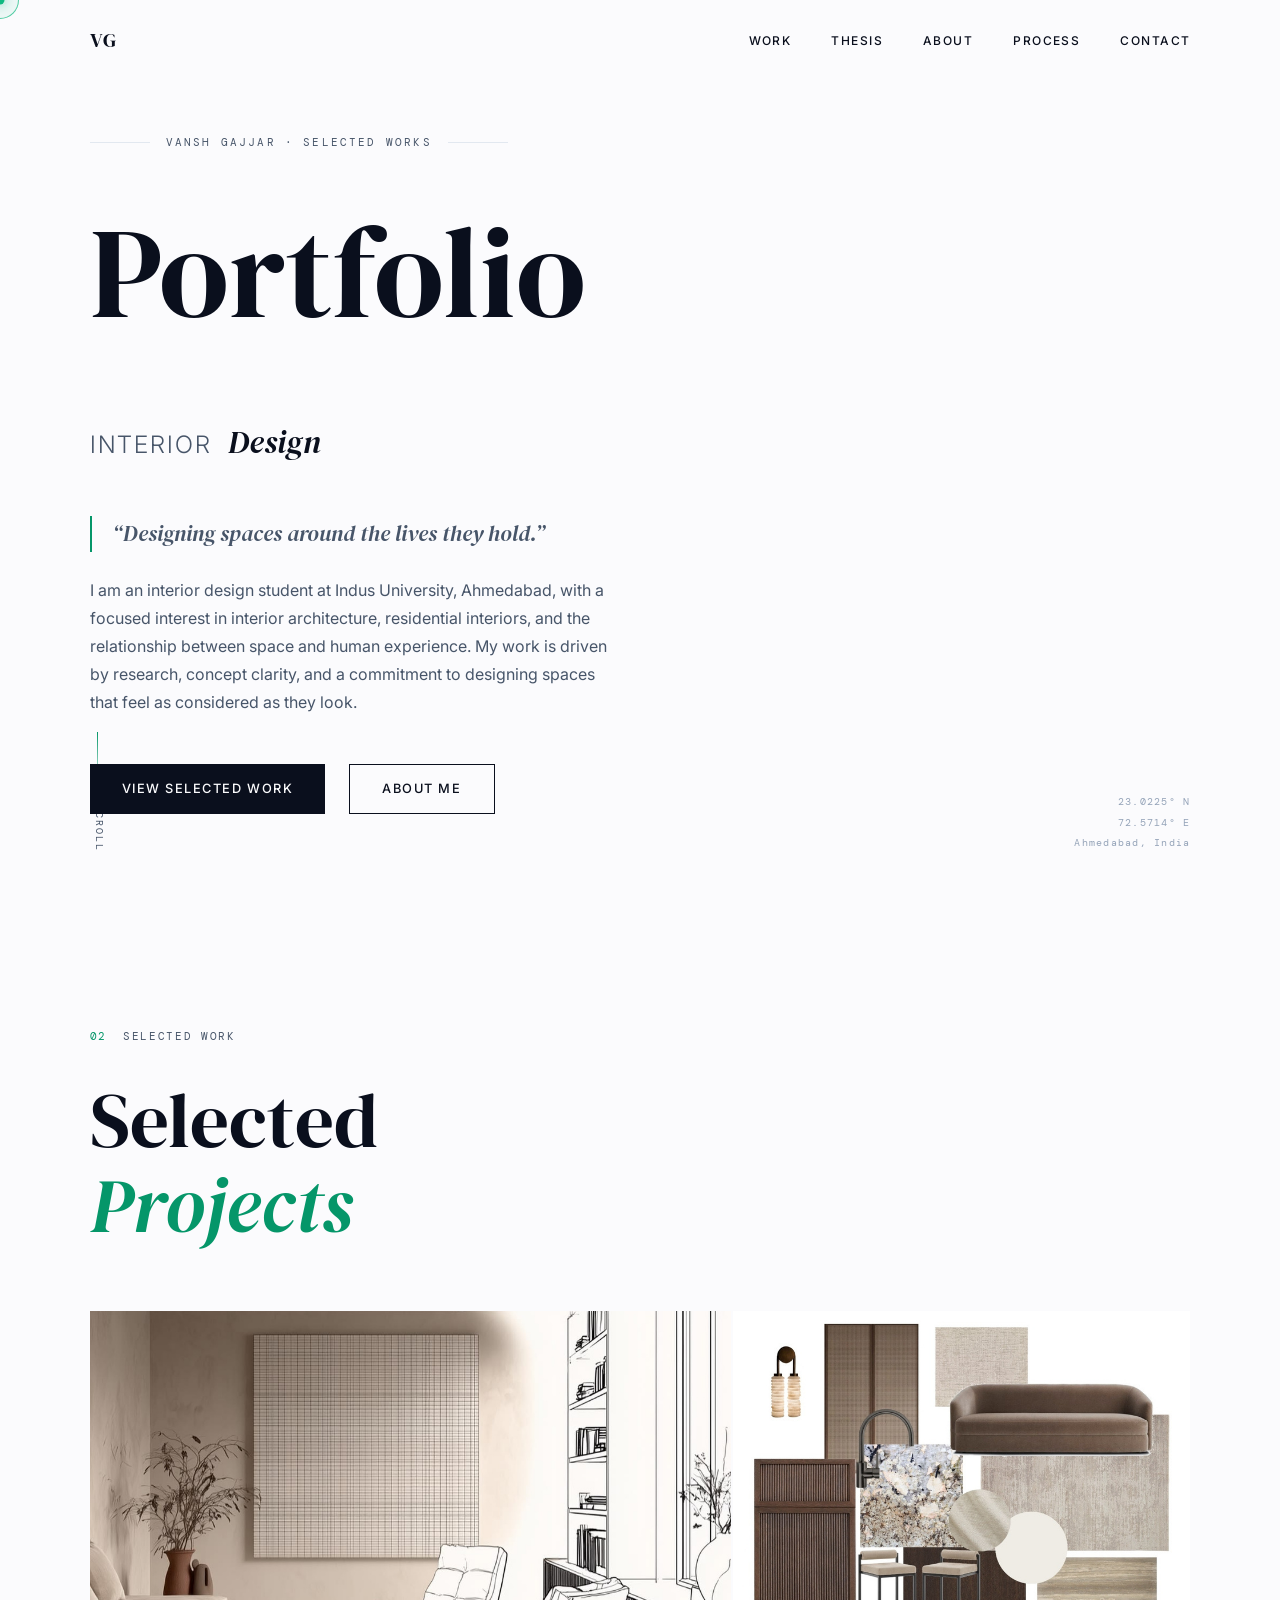
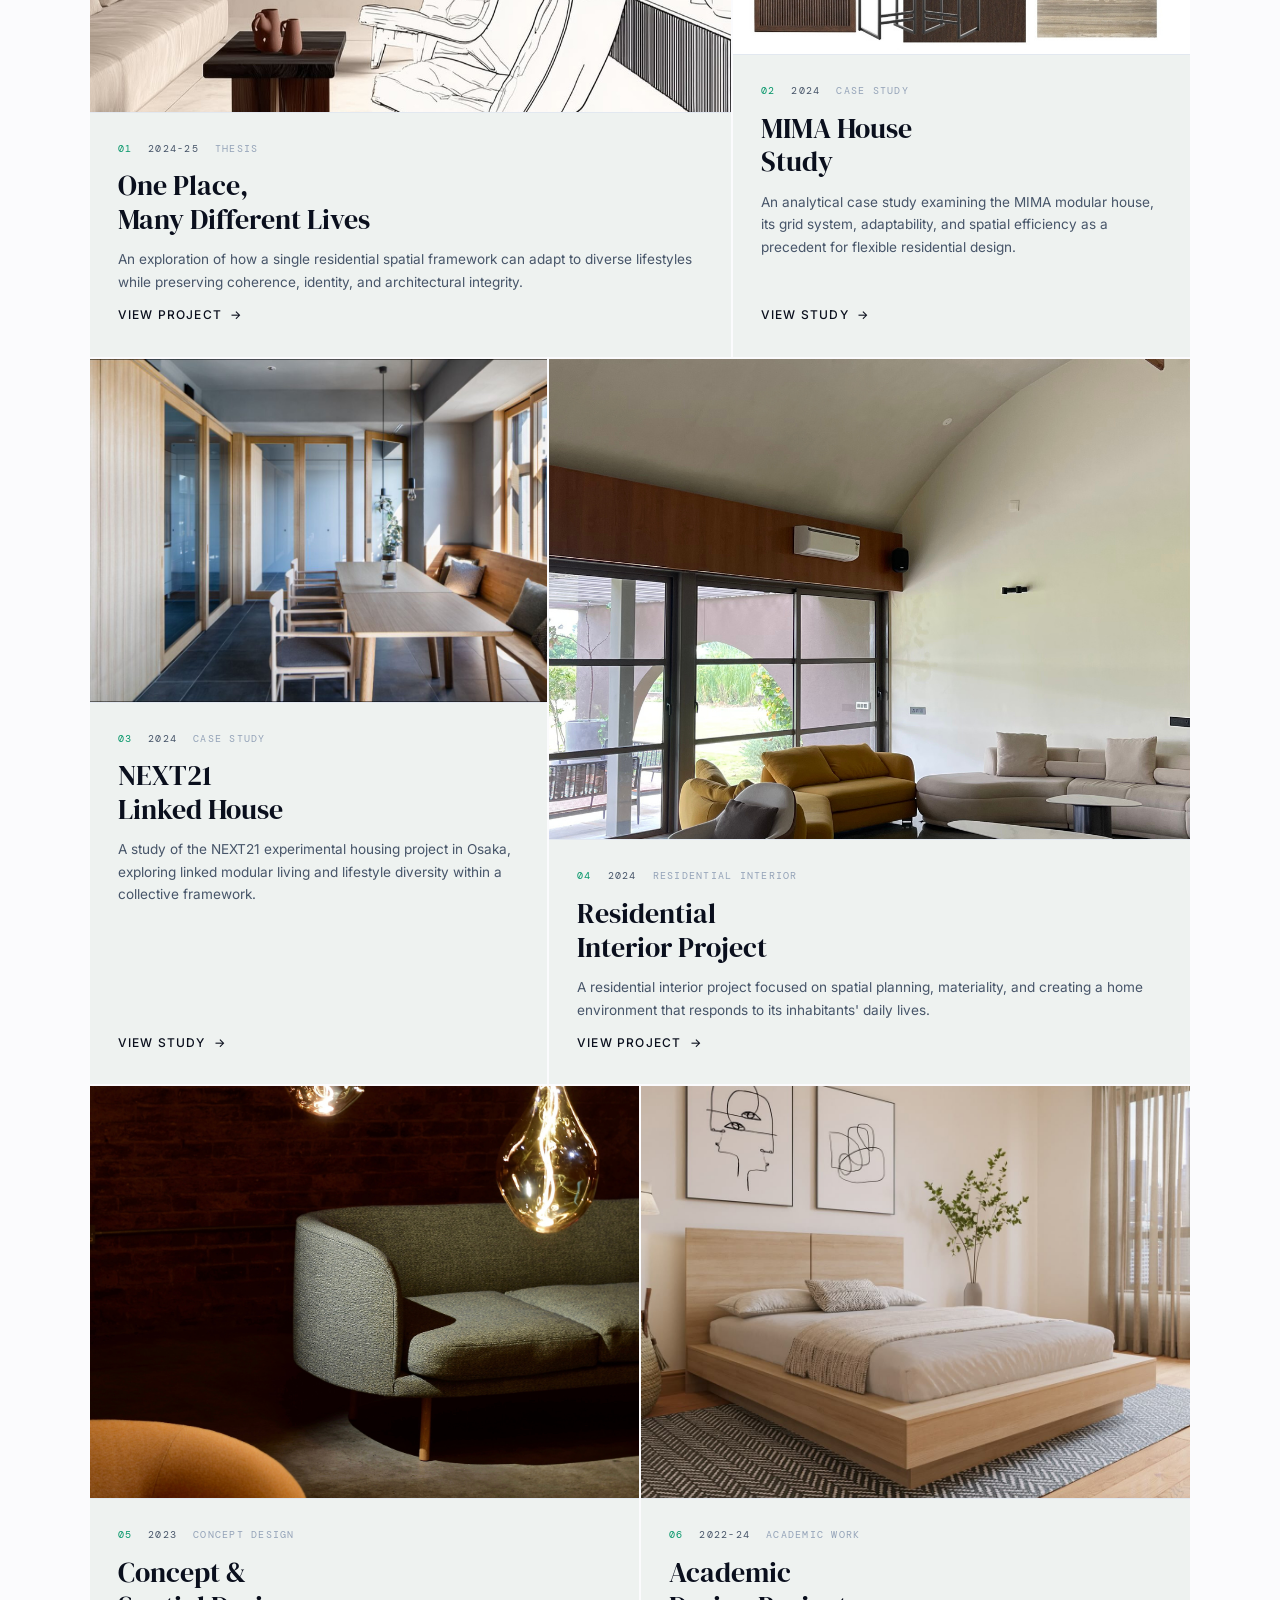
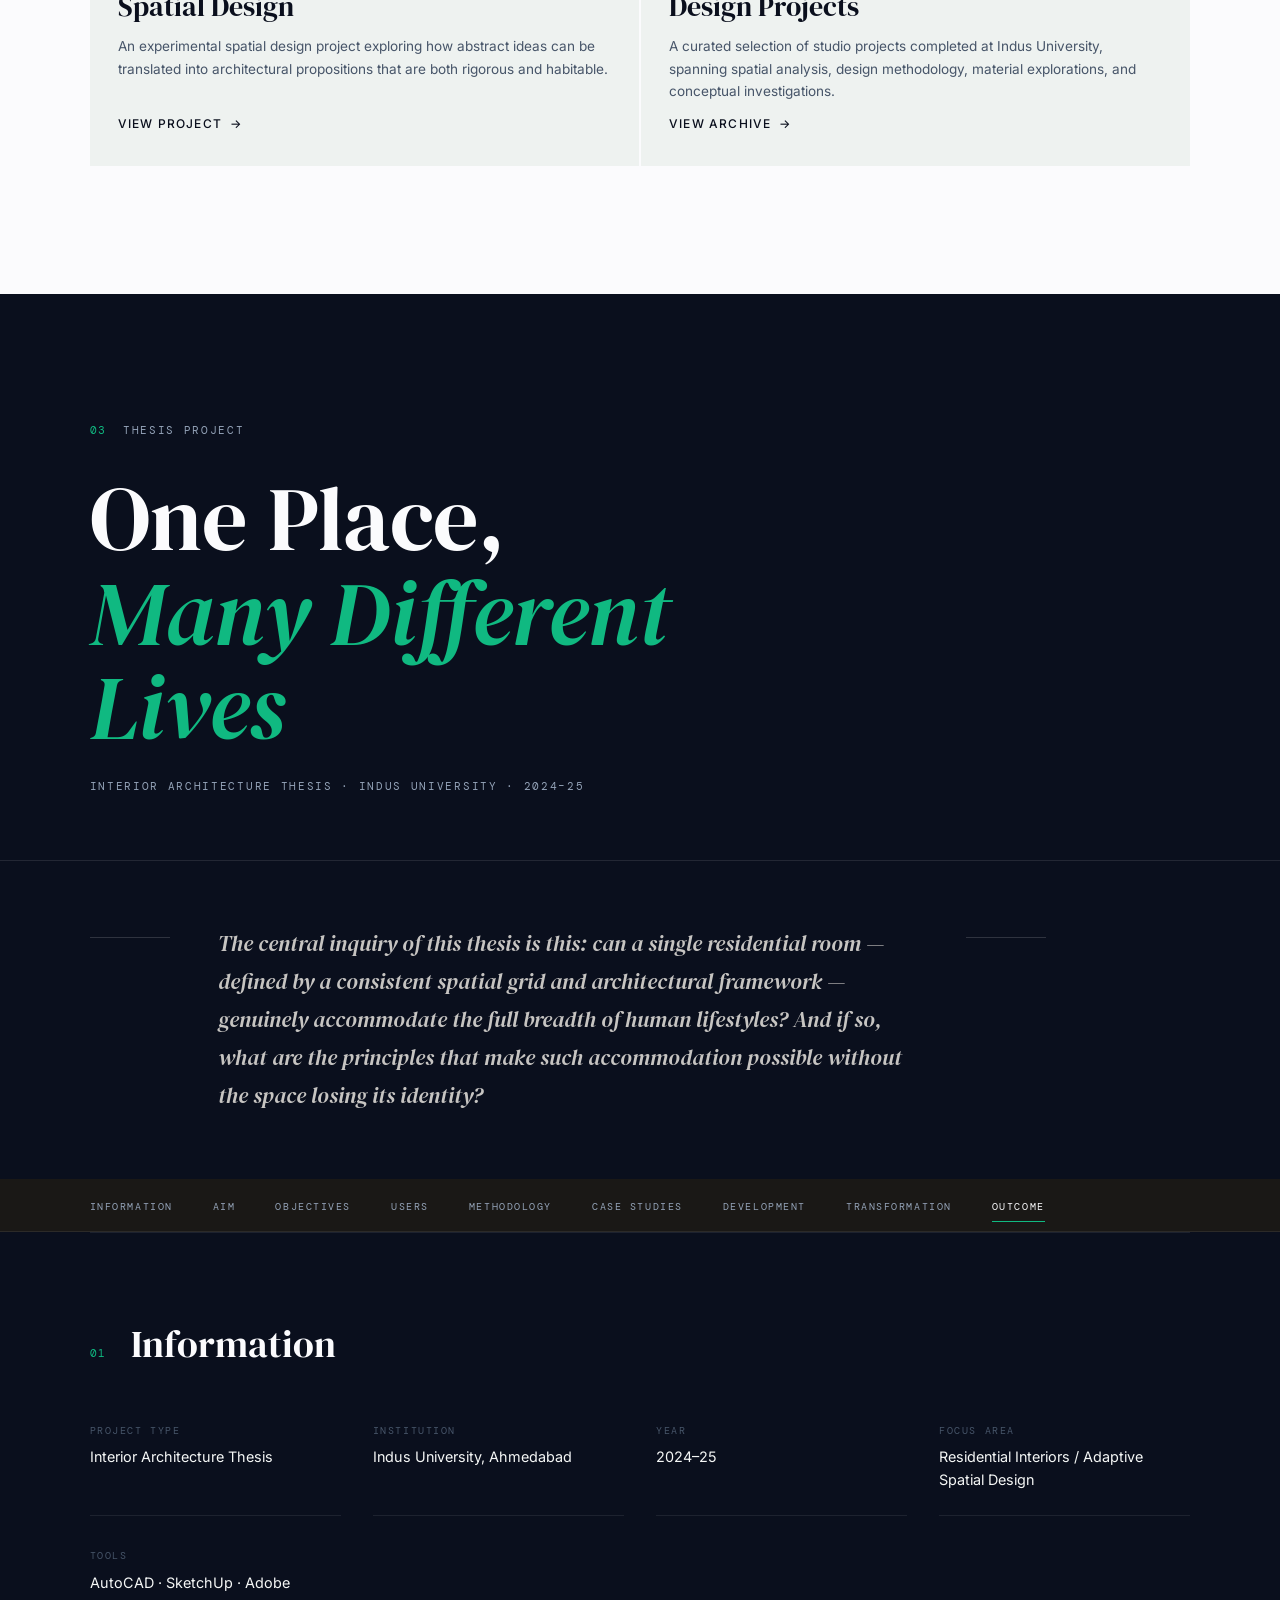
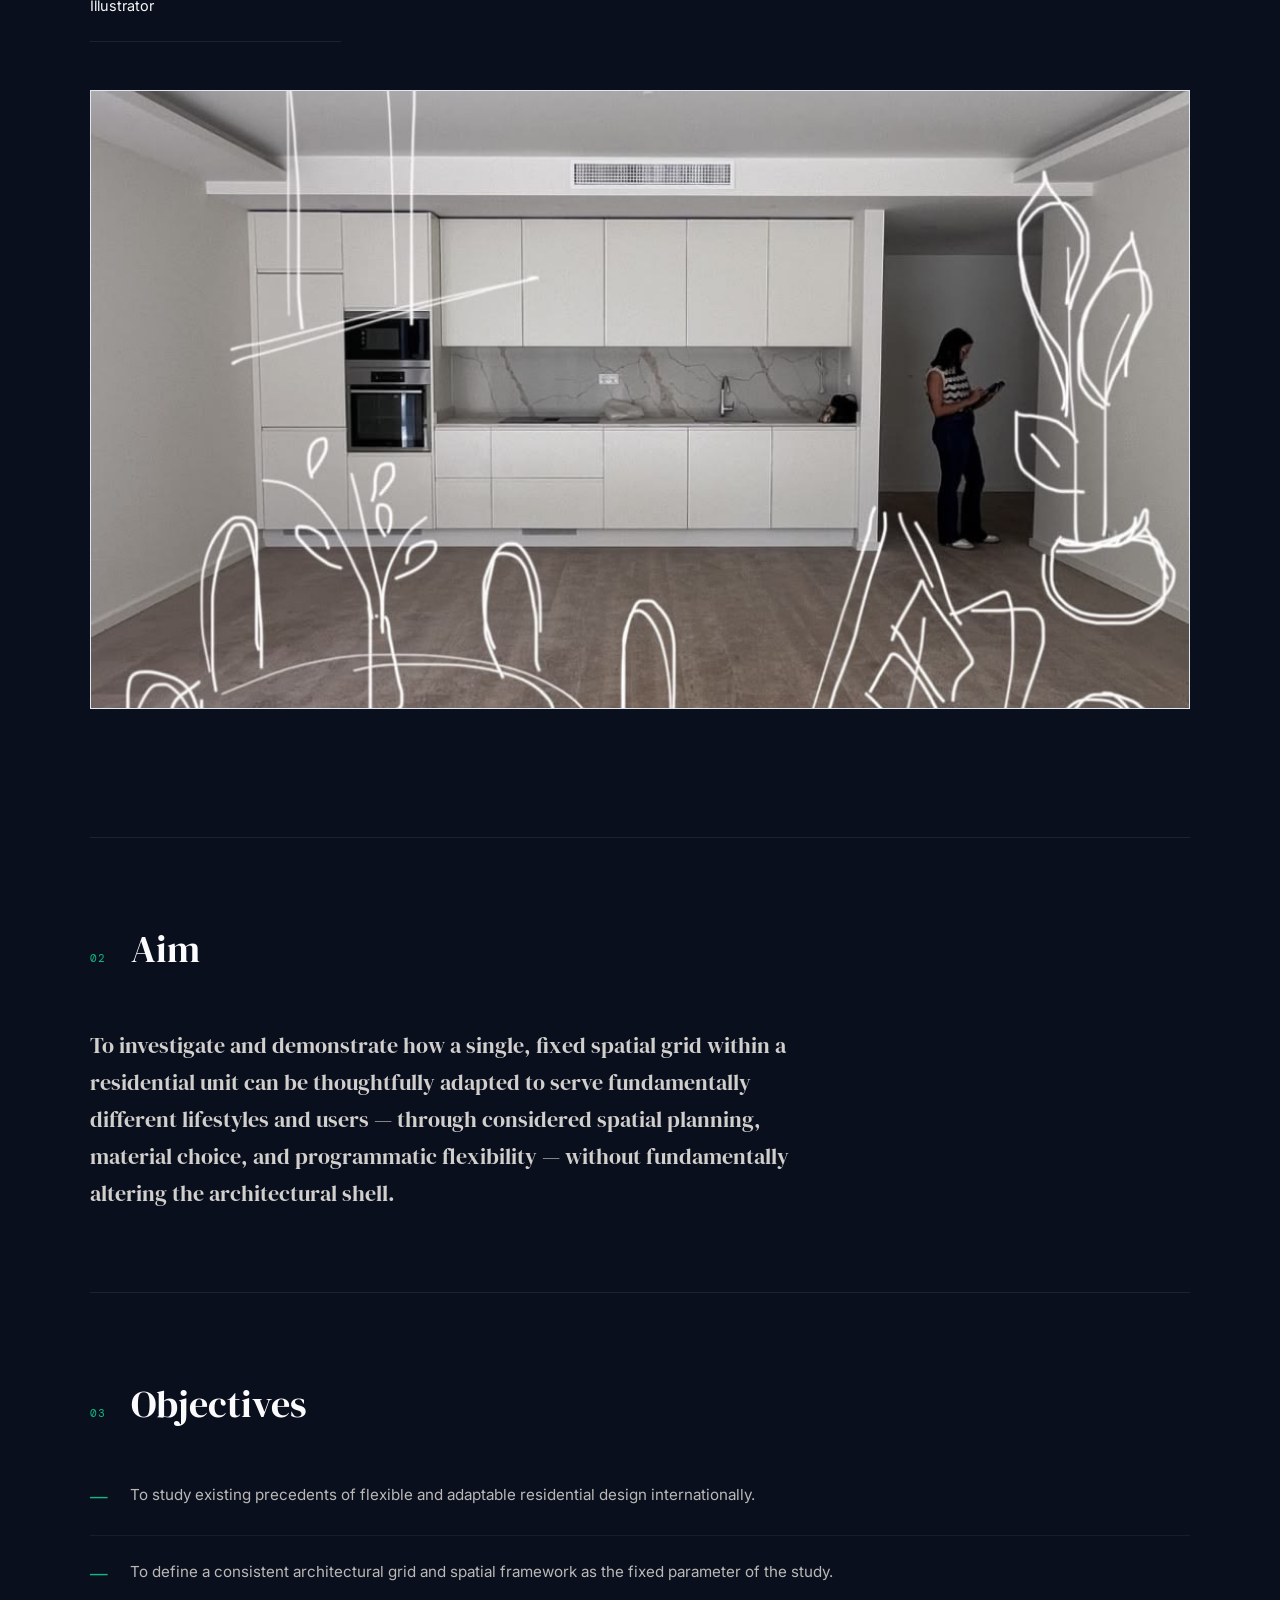
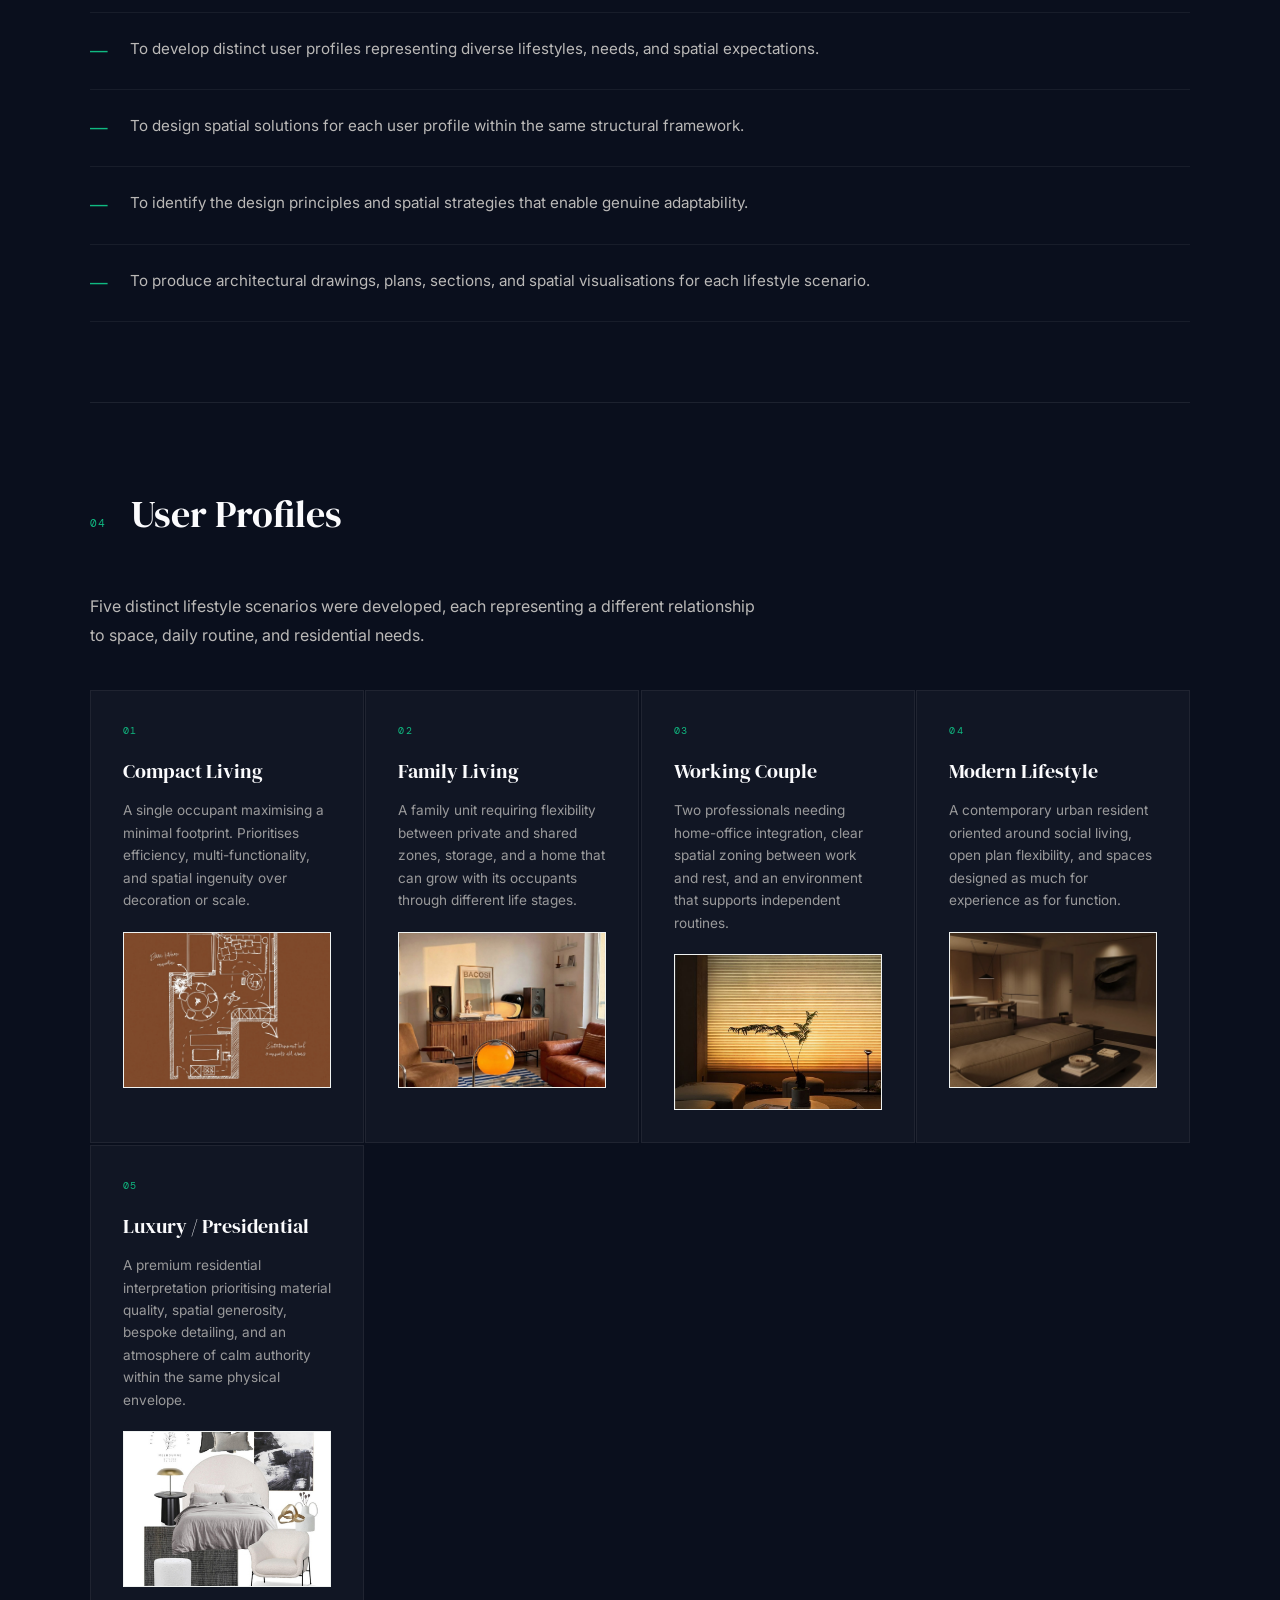
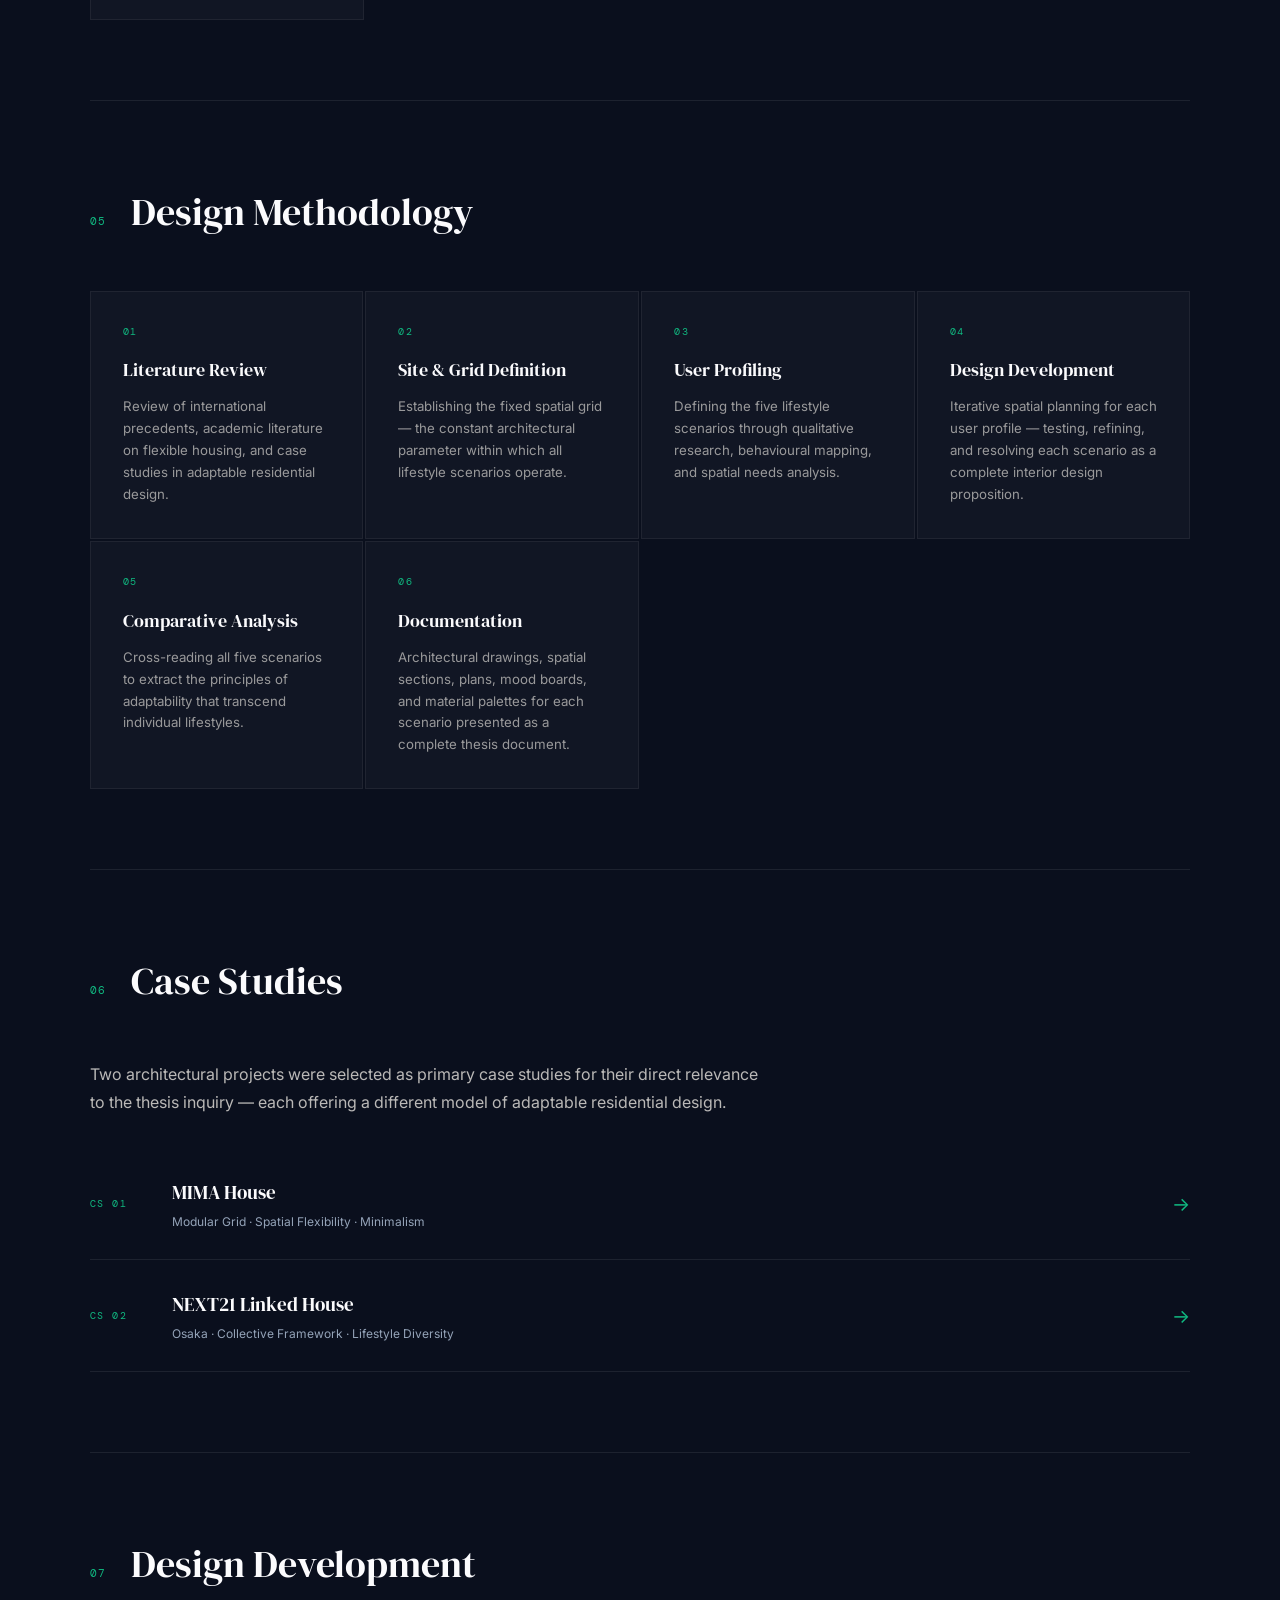
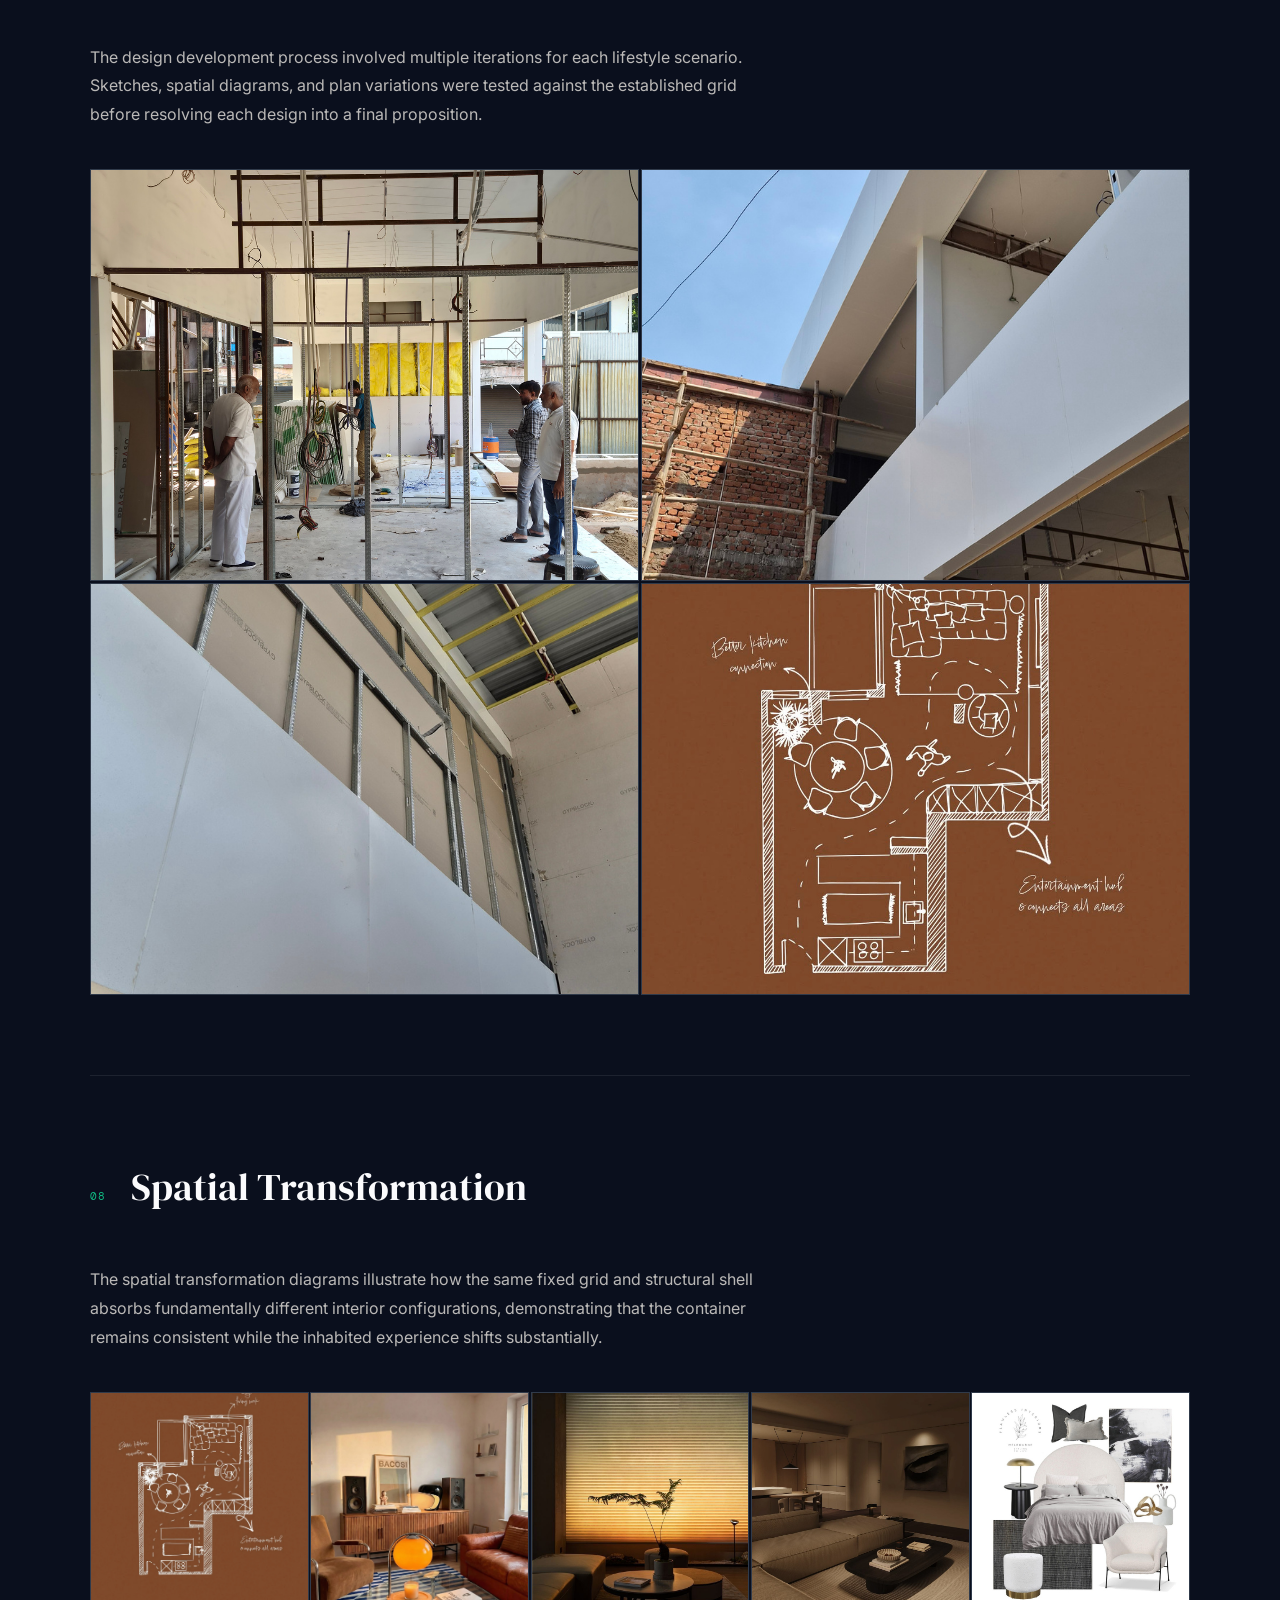
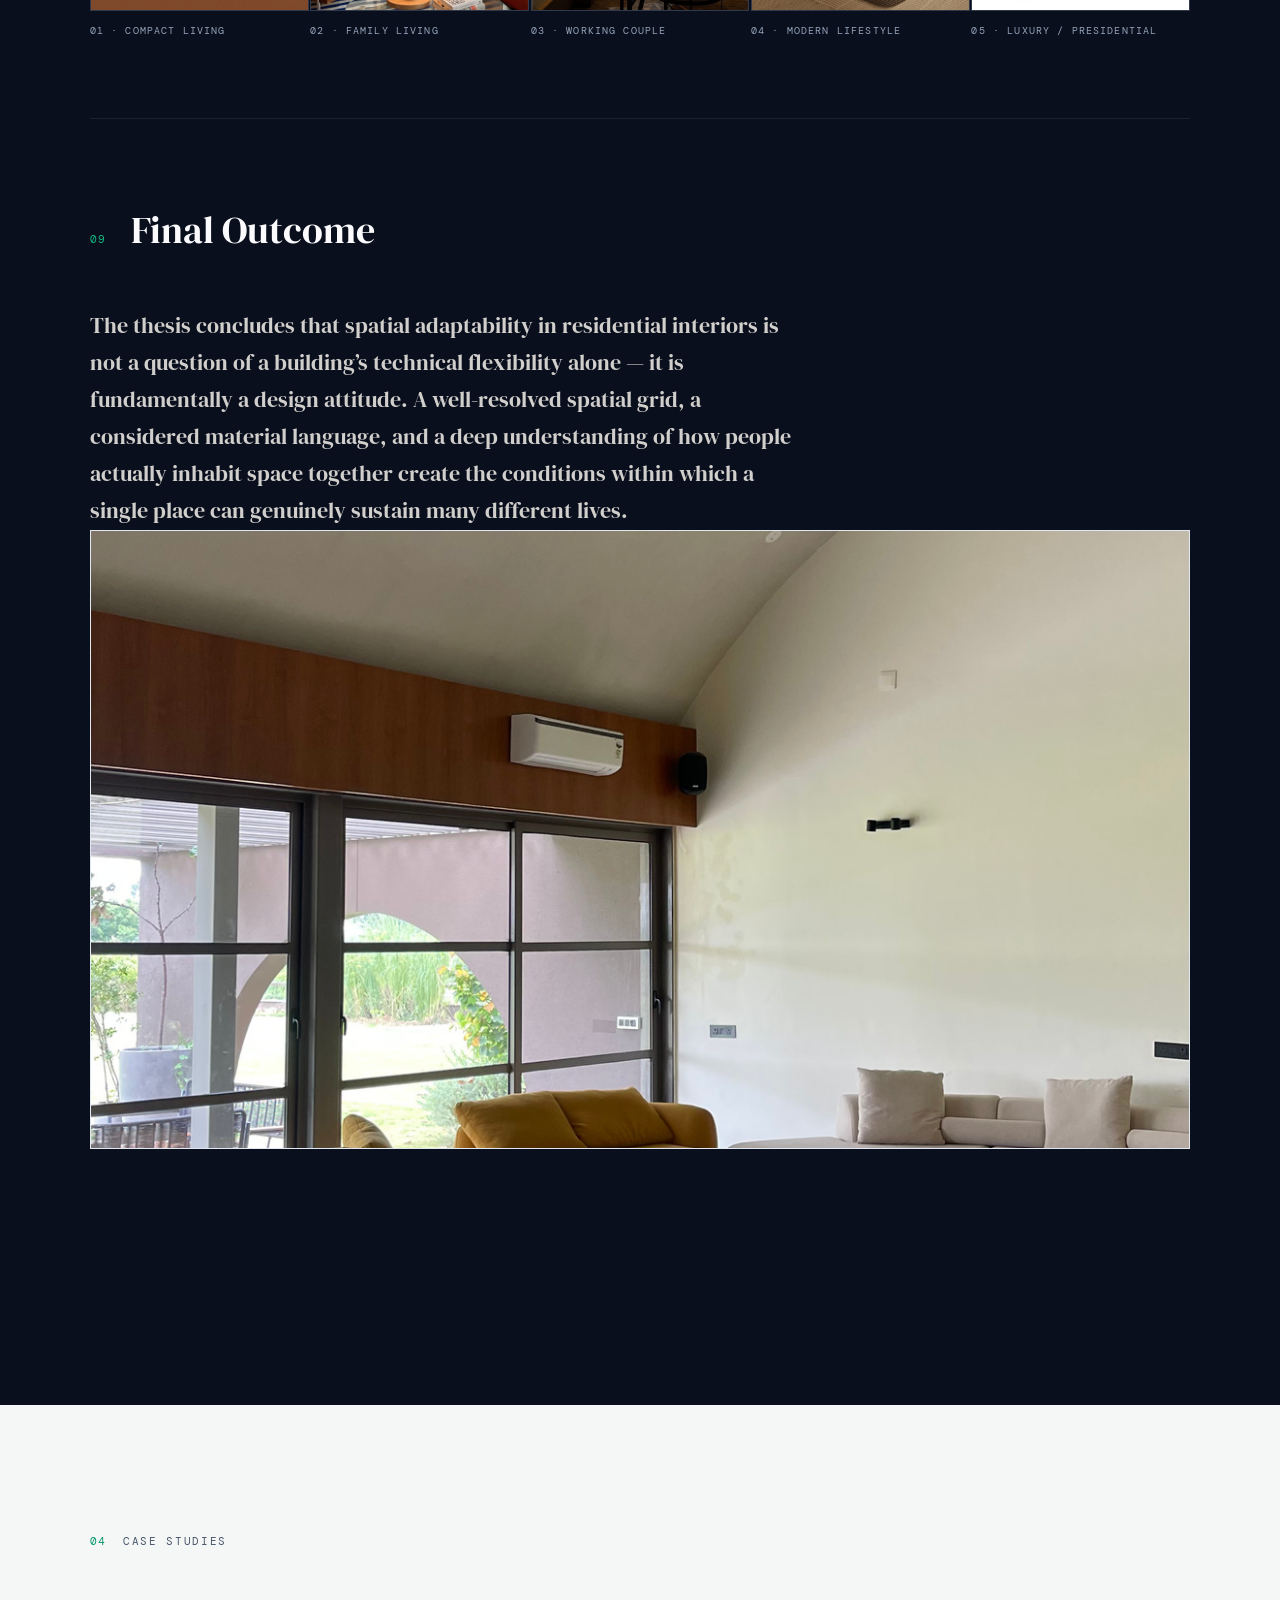
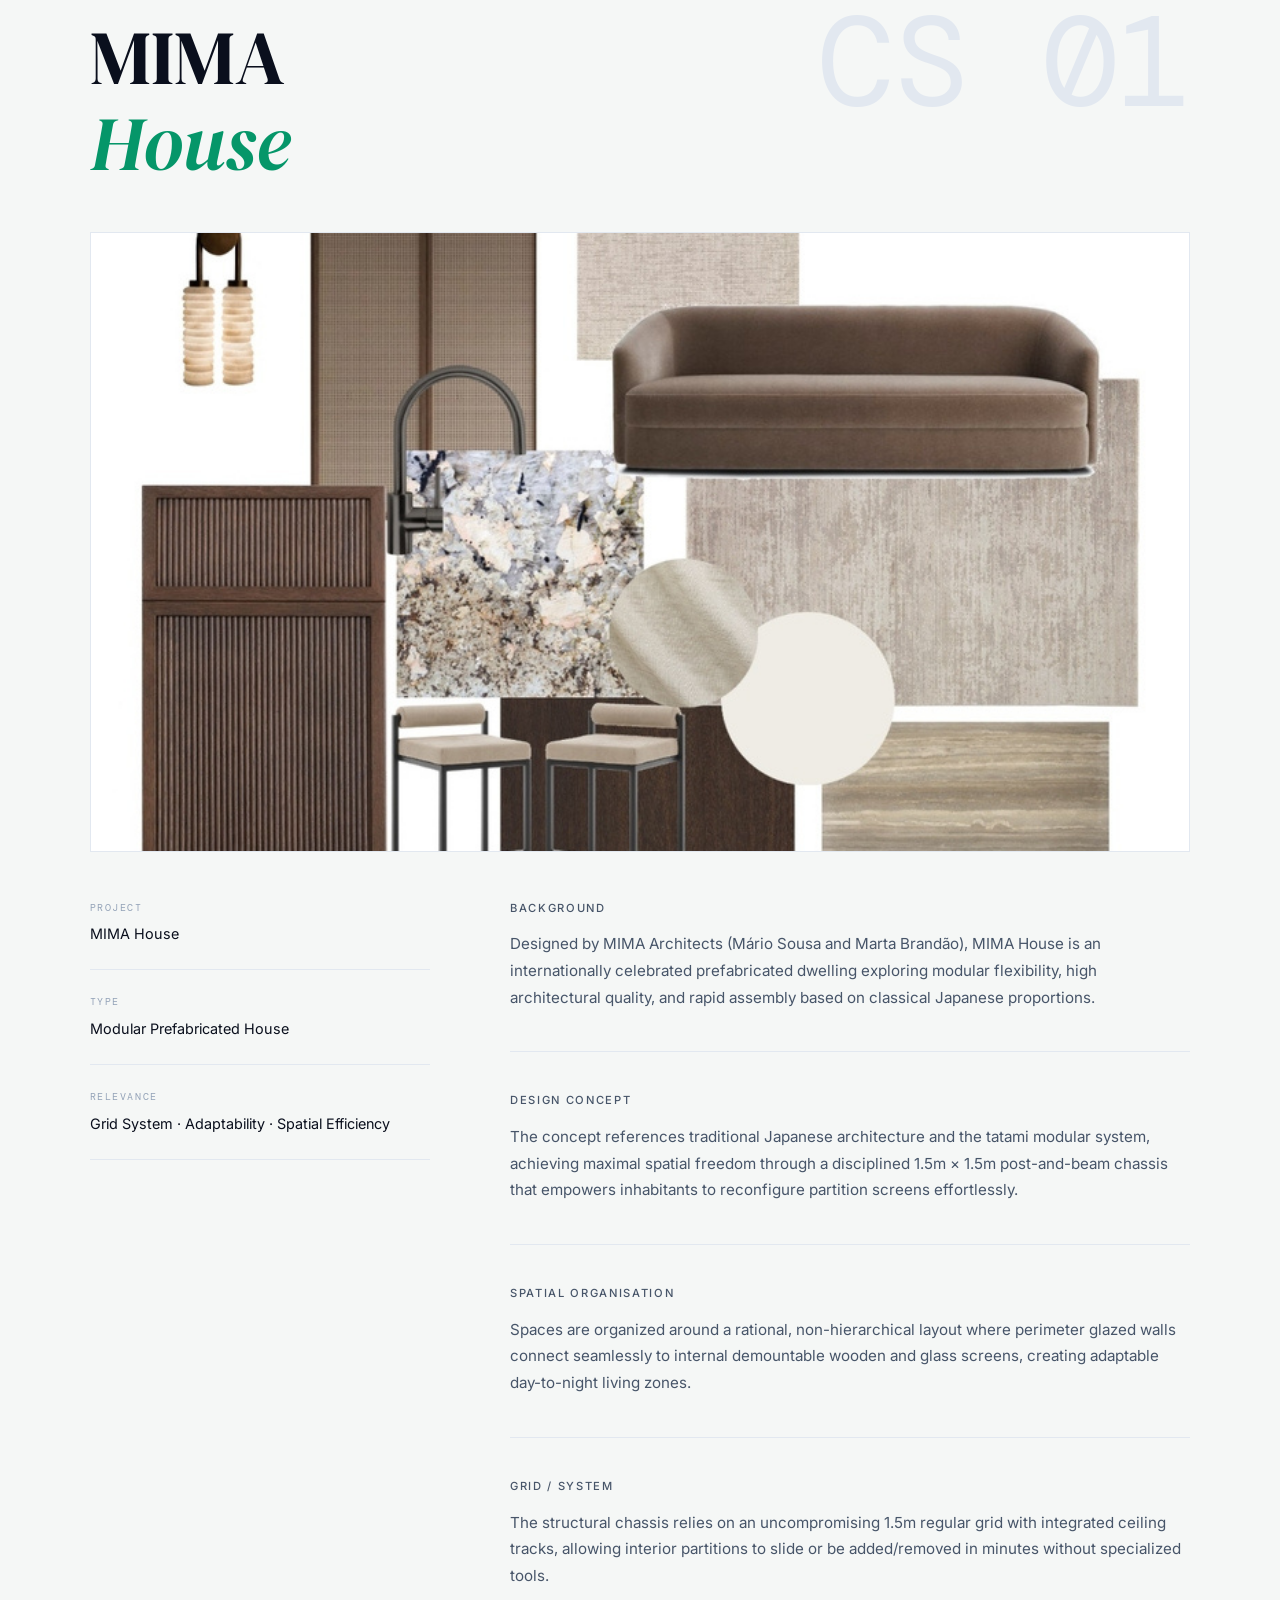
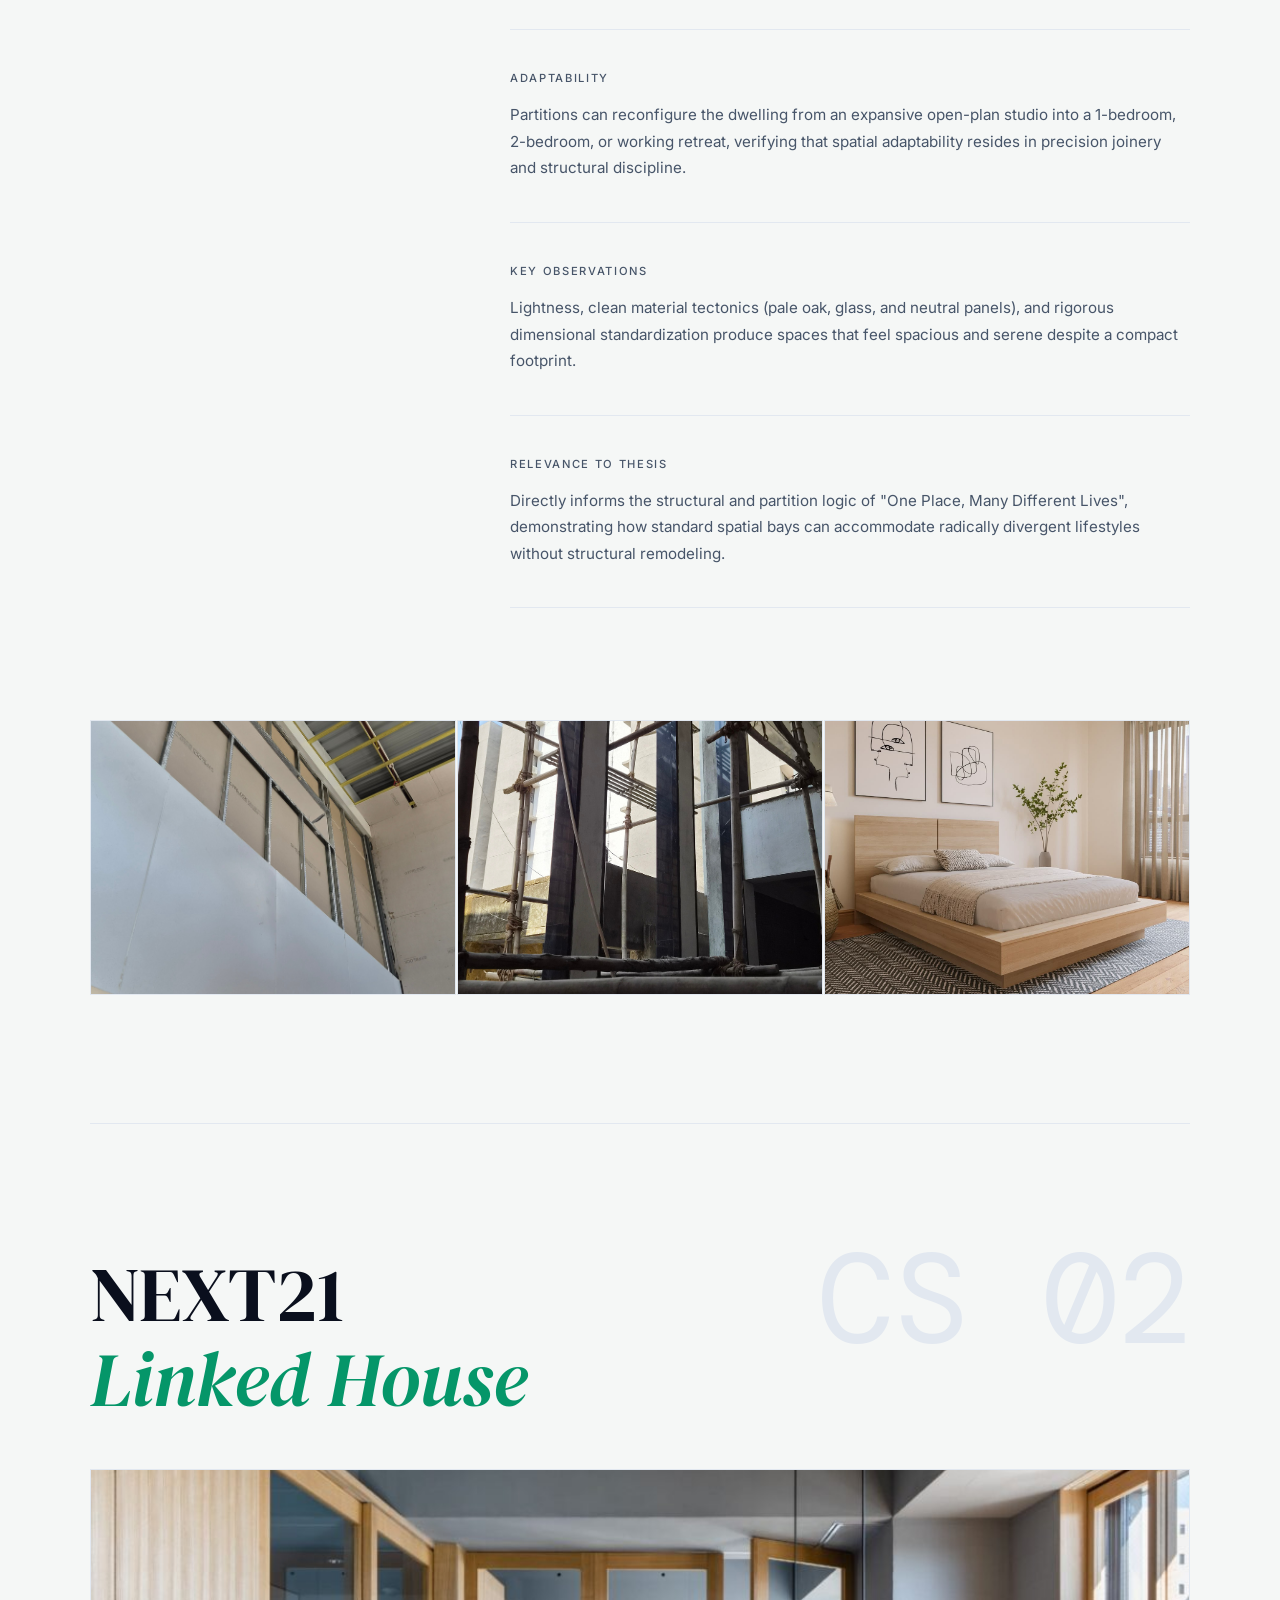
<file: index.html>
<!DOCTYPE html>
<html lang="en">
<head>
<meta charset="UTF-8"/>
<meta name="viewport" content="width=device-width,initial-scale=1.0"/>
<title>Vansh Gajjar - Interior Design</title>
<meta name="description" content="Vansh Gajjar, Interior Design Student at Indus University, Ahmedabad. Designing thoughtful, functional and emotionally engaging spaces."/>
<meta name="keywords" content="Vansh Gajjar, Interior Design, Interior Architecture, Spatial Design, Indus University, Ahmedabad"/>
<meta name="author" content="Vansh Gajjar"/>
<meta property="og:title" content="Vansh Gajjar - Interior Design"/>
<meta property="og:description" content="Designing spaces around the lives they hold."/>
<meta property="og:type" content="website"/>
<link rel="preconnect" href="https://fonts.googleapis.com"/>
<link rel="preconnect" href="https://fonts.gstatic.com" crossorigin/>
<link href="https://fonts.googleapis.com/css2?family=DM+Serif+Display:ital@0;1&family=Inter:wght@300;400;500;600&family=DM+Mono:wght@400;500&display=swap" rel="stylesheet"/>
<link rel="stylesheet" href="css/style.css"/>
</head>
<body>
<div class="cursor" id="cursor"></div>
<div class="cursor-follower" id="cf"></div>
<!-- LOADER -->
<div class="loader" id="loader"><div class="loader-inner"><div class="loader-line-wrap"><div class="loader-line" id="ll"></div></div><div class="loader-text"><span class="loader-initials">VG</span><span class="loader-percent" id="lp">0%</span></div></div></div>
<!-- NAV -->
<nav class="nav" id="nav" role="navigation" aria-label="Main navigation">
<div class="nav-logo"><a href="#home" class="nav-logo-link" aria-label="Vansh Gajjar - Home"><span class="nav-logo-text">VG</span></a></div>
<button class="nav-menu-toggle" id="menuToggle" aria-label="Toggle navigation" aria-expanded="false"><span></span><span></span></button>
<ul class="nav-links" role="list"><li><a href="#work" class="nav-link">Work</a></li><li><a href="#thesis" class="nav-link">Thesis</a></li><li><a href="#about" class="nav-link">About</a></li><li><a href="#process" class="nav-link">Process</a></li><li><a href="#contact" class="nav-link">Contact</a></li></ul>
</nav>
<!-- MOBILE MENU -->
<div class="mobile-menu" id="mobileMenu" role="dialog" aria-modal="true" aria-label="Mobile navigation">
<button class="mobile-menu-close" id="mobileClose" aria-label="Close menu">&#x2715;</button>
<ul class="mobile-menu-links" role="list"><li><a href="#work" class="mobile-nav-link">Work</a></li><li><a href="#thesis" class="mobile-nav-link">Thesis</a></li><li><a href="#about" class="mobile-nav-link">About</a></li><li><a href="#process" class="mobile-nav-link">Process</a></li><li><a href="#contact" class="mobile-nav-link">Contact</a></li></ul>
<div class="mobile-menu-footer"><span>Vansh Gajjar</span><span>Interior Design &middot; Ahmedabad</span></div>
</div>
<main id="main-content">

<!-- ===== SECTION: HOME ===== -->
<section class="section-home" id="home" aria-label="Introduction">

<div class="home-content">
<div class="home-eyebrow"><span class="home-eyebrow-rule"></span><span class="home-eyebrow-label">Vansh Gajjar &middot; Selected Works</span><span class="home-eyebrow-rule"></span></div>
<h1 class="home-name"><span class="home-name-inner">Portfolio</span></h1>
<div class="home-discipline"><span>Interior</span><em>Design</em></div>
<p class="home-statement">&ldquo;Designing spaces around the lives they hold.&rdquo;</p>
<p class="home-intro">I am an interior design student at Indus University, Ahmedabad, with a focused interest in interior architecture, residential interiors, and the relationship between space and human experience. My work is driven by research, concept clarity, and a commitment to designing spaces that feel as considered as they look.</p>
<div class="home-cta"><a href="#work" class="btn-primary">View Selected Work</a><a href="#about" class="btn-ghost">About Me</a></div>
</div>
<div class="home-scroll-indicator" aria-hidden="true"><span class="scroll-line"></span><span class="scroll-label">Scroll</span></div>
<div class="home-coordinates" aria-hidden="true"><span>23.0225&deg; N</span><span>72.5714&deg; E</span><span>Ahmedabad, India</span></div>
</section>
<!-- ===== SECTION: WORK ===== -->
<section class="section-work" id="work" aria-label="Selected Work">
<div class="section-header"><div class="section-label"><span class="sl-num">02</span><span class="sl-title">Selected Work</span></div><h2 class="section-title">Selected<br/><em>Projects</em></h2></div>
<div class="projects-grid">
<article class="project-card project-card--featured" data-index="01">
<a href="#thesis" class="project-card-link">
<div class="project-card-image"><img src="assets/images/thesis-perspective-sketch.jpg" alt="Thesis Project &mdash; One Place, Many Different Lives" class="project-card-real-img" /><div class="project-card-overlay"></div></div>
<div class="project-card-info">
<div class="project-meta"><span class="project-num">01</span><span class="project-year">2024-25</span><span class="project-category">Thesis</span></div>
<h3 class="project-title">One Place,<br/>Many Different Lives</h3>
<p class="project-desc">An exploration of how a single residential spatial framework can adapt to diverse lifestyles while preserving coherence, identity, and architectural integrity.</p>
<span class="project-cta">View Project <span class="arrow">&rarr;</span></span>
</div></a></article>
<article class="project-card" data-index="02">
<a href="#case-mima" class="project-card-link">
<div class="project-card-image"><img src="assets/images/material-moodboard-living.jpg" alt="MIMA House Modular Case Study" class="project-card-real-img" /><div class="project-card-overlay"></div></div>
<div class="project-card-info">
<div class="project-meta"><span class="project-num">02</span><span class="project-year">2024</span><span class="project-category">Case Study</span></div>
<h3 class="project-title">MIMA House<br/>Study</h3>
<p class="project-desc">An analytical case study examining the MIMA modular house, its grid system, adaptability, and spatial efficiency as a precedent for flexible residential design.</p>
<span class="project-cta">View Study <span class="arrow">&rarr;</span></span>
</div></a></article>
<article class="project-card" data-index="03">
<a href="#case-next21" class="project-card-link">
<div class="project-card-image"><img src="assets/images/project-next21.jpg" alt="NEXT21 Linked House Experimental Study" class="project-card-real-img" /><div class="project-card-overlay"></div></div>
<div class="project-card-info">
<div class="project-meta"><span class="project-num">03</span><span class="project-year">2024</span><span class="project-category">Case Study</span></div>
<h3 class="project-title">NEXT21<br/>Linked House</h3>
<p class="project-desc">A study of the NEXT21 experimental housing project in Osaka, exploring linked modular living and lifestyle diversity within a collective framework.</p>
<span class="project-cta">View Study <span class="arrow">&rarr;</span></span>
</div></a></article>
<article class="project-card" data-index="04">
<a href="#" class="project-card-link">
<div class="project-card-image"><img src="assets/images/project-curved-ceiling-living.jpg" alt="Residential Interior Living Space" class="project-card-real-img" /><div class="project-card-overlay"></div></div>
<div class="project-card-info">
<div class="project-meta"><span class="project-num">04</span><span class="project-year">2024</span><span class="project-category">Residential Interior</span></div>
<h3 class="project-title">Residential<br/>Interior Project</h3>
<p class="project-desc">A residential interior project focused on spatial planning, materiality, and creating a home environment that responds to its inhabitants' daily lives.</p>
<span class="project-cta">View Project <span class="arrow">&rarr;</span></span>
</div></a></article>
<article class="project-card" data-index="05">
<a href="#" class="project-card-link">
<div class="project-card-image"><img src="assets/images/project-concept-lighting.jpg" alt="Concept & Spatial Design Lounge" class="project-card-real-img" /><div class="project-card-overlay"></div></div>
<div class="project-card-info">
<div class="project-meta"><span class="project-num">05</span><span class="project-year">2023</span><span class="project-category">Concept Design</span></div>
<h3 class="project-title">Concept &amp;<br/>Spatial Design</h3>
<p class="project-desc">An experimental spatial design project exploring how abstract ideas can be translated into architectural propositions that are both rigorous and habitable.</p>
<span class="project-cta">View Project <span class="arrow">&rarr;</span></span>
</div></a></article>
<article class="project-card" data-index="06">
<a href="#" class="project-card-link">
<div class="project-card-image"><img src="assets/images/project-residential-bedroom.jpg" alt="Academic Design Bedroom Suite" class="project-card-real-img" /><div class="project-card-overlay"></div></div>
<div class="project-card-info">
<div class="project-meta"><span class="project-num">06</span><span class="project-year">2022-24</span><span class="project-category">Academic Work</span></div>
<h3 class="project-title">Academic<br/>Design Projects</h3>
<p class="project-desc">A curated selection of studio projects completed at Indus University, spanning spatial analysis, design methodology, material explorations, and conceptual investigations.</p>
<span class="project-cta">View Archive <span class="arrow">&rarr;</span></span>
</div></a></article>
</div>
</section>
<!-- ===== SECTION: THESIS ===== -->
<section class="section-thesis" id="thesis" aria-label="Thesis Project">
<div class="thesis-intro">
<div class="section-label"><span class="sl-num">03</span><span class="sl-title">Thesis Project</span></div>
<h2 class="thesis-title">One Place,<br/><em>Many Different<br/>Lives</em></h2>
<div class="thesis-subtitle">Interior Architecture Thesis &middot; Indus University &middot; 2024&ndash;25</div>
</div>
<div class="thesis-central-idea"><div class="thesis-central-rule"></div>
<p class="thesis-central-text">The central inquiry of this thesis is this: can a single residential room &mdash; defined by a consistent spatial grid and architectural framework &mdash; genuinely accommodate the full breadth of human lifestyles? And if so, what are the principles that make such accommodation possible without the space losing its identity?</p>
<div class="thesis-central-rule"></div></div>
<nav class="thesis-nav" id="thesisNav" aria-label="Thesis navigation">
<ul class="thesis-nav-list" role="list"><li><a href="#t-information" class="thesis-nav-link">Information</a></li><li><a href="#t-aim" class="thesis-nav-link">Aim</a></li><li><a href="#t-objectives" class="thesis-nav-link">Objectives</a></li><li><a href="#t-profiles" class="thesis-nav-link">Users</a></li><li><a href="#t-methodology" class="thesis-nav-link">Methodology</a></li><li><a href="#t-casestudies" class="thesis-nav-link">Case Studies</a></li><li><a href="#t-development" class="thesis-nav-link">Development</a></li><li><a href="#t-transformation" class="thesis-nav-link">Transformation</a></li><li><a href="#t-outcome" class="thesis-nav-link">Outcome</a></li></ul>
</nav>
<div class="thesis-body">
<div class="thesis-section" id="t-information">
<div class="thesis-section-header"><span class="thesis-section-num">01</span><h3 class="thesis-section-title">Information</h3></div>
<div class="thesis-section-body"><div class="thesis-info-grid"><div class="thesis-info-item"><span class="info-label">Project Type</span><span class="info-value">Interior Architecture Thesis</span></div><div class="thesis-info-item"><span class="info-label">Institution</span><span class="info-value">Indus University, Ahmedabad</span></div><div class="thesis-info-item"><span class="info-label">Year</span><span class="info-value">2024&ndash;25</span></div><div class="thesis-info-item"><span class="info-label">Focus Area</span><span class="info-value">Residential Interiors / Adaptive Spatial Design</span></div><div class="thesis-info-item"><span class="info-label">Tools</span><span class="info-value">AutoCAD &middot; SketchUp &middot; Adobe Illustrator</span></div></div><div class="case-study-image-container"><img src="assets/images/thesis-kitchen-living-transformation.jpg" alt="One Place, Many Different Lives Spatial Transformation" class="case-study-real-img" /></div></div>
</div>
<div class="thesis-section" id="t-aim">
<div class="thesis-section-header"><span class="thesis-section-num">02</span><h3 class="thesis-section-title">Aim</h3></div>
<div class="thesis-section-body"><p class="thesis-text thesis-text--large">To investigate and demonstrate how a single, fixed spatial grid within a residential unit can be thoughtfully adapted to serve fundamentally different lifestyles and users &mdash; through considered spatial planning, material choice, and programmatic flexibility &mdash; without fundamentally altering the architectural shell.</p></div>
</div>
<div class="thesis-section" id="t-objectives">
<div class="thesis-section-header"><span class="thesis-section-num">03</span><h3 class="thesis-section-title">Objectives</h3></div>
<div class="thesis-section-body"><ul class="thesis-objectives-list"><li><span class="obj-num">&mdash;</span><span>To study existing precedents of flexible and adaptable residential design internationally.</span></li><li><span class="obj-num">&mdash;</span><span>To define a consistent architectural grid and spatial framework as the fixed parameter of the study.</span></li><li><span class="obj-num">&mdash;</span><span>To develop distinct user profiles representing diverse lifestyles, needs, and spatial expectations.</span></li><li><span class="obj-num">&mdash;</span><span>To design spatial solutions for each user profile within the same structural framework.</span></li><li><span class="obj-num">&mdash;</span><span>To identify the design principles and spatial strategies that enable genuine adaptability.</span></li><li><span class="obj-num">&mdash;</span><span>To produce architectural drawings, plans, sections, and spatial visualisations for each lifestyle scenario.</span></li></ul></div>
</div>
<div class="thesis-section" id="t-profiles"><div class="thesis-section-header"><span class="thesis-section-num">04</span><h3 class="thesis-section-title">User Profiles</h3></div><div class="thesis-section-body">
<p class="thesis-text">Five distinct lifestyle scenarios were developed, each representing a different relationship to space, daily routine, and residential needs.</p>
<div class="profiles-grid">
<div class="profile-card"><div class="profile-num">01</div><h4 class="profile-title">Compact Living</h4><p class="profile-desc">A single occupant maximising a minimal footprint. Prioritises efficiency, multi-functionality, and spatial ingenuity over decoration or scale.</p><div class="profile-image-container"><img src="assets/images/thesis-plan-transformation.jpg" alt="Compact Living Floor Plan Transformation" class="profile-real-img" /></div></div>
<div class="profile-card"><div class="profile-num">02</div><h4 class="profile-title">Family Living</h4><p class="profile-desc">A family unit requiring flexibility between private and shared zones, storage, and a home that can grow with its occupants through different life stages.</p><div class="profile-image-container"><img src="assets/images/project-living-retro.jpg" alt="Family Living Lounge Zone" class="profile-real-img" /></div></div>
<div class="profile-card"><div class="profile-num">03</div><h4 class="profile-title">Working Couple</h4><p class="profile-desc">Two professionals needing home-office integration, clear spatial zoning between work and rest, and an environment that supports independent routines.</p><div class="profile-image-container"><img src="assets/images/project-lighting-lounge.jpg" alt="Working Couple Focused Living Environment" class="profile-real-img" /></div></div>
<div class="profile-card"><div class="profile-num">04</div><h4 class="profile-title">Modern Lifestyle</h4><p class="profile-desc">A contemporary urban resident oriented around social living, open plan flexibility, and spaces designed as much for experience as for function.</p><div class="profile-image-container"><img src="assets/images/project-residential-living.jpg" alt="Modern Lifestyle Open Lounge" class="profile-real-img" /></div></div>
<div class="profile-card"><div class="profile-num">05</div><h4 class="profile-title">Luxury / Presidential</h4><p class="profile-desc">A premium residential interpretation prioritising material quality, spatial generosity, bespoke detailing, and an atmosphere of calm authority within the same physical envelope.</p><div class="profile-image-container"><img src="assets/images/material-moodboard-bedroom.jpg" alt="Luxury Master Suite Moodboard" class="profile-real-img" /></div></div>
</div></div></div>
<div class="thesis-section" id="t-methodology"><div class="thesis-section-header"><span class="thesis-section-num">05</span><h3 class="thesis-section-title">Design Methodology</h3></div><div class="thesis-section-body"><div class="methodology-flow">
<div class="method-step"><span class="method-step-num">01</span><h4>Literature Review</h4><p>Review of international precedents, academic literature on flexible housing, and case studies in adaptable residential design.</p></div>
<div class="method-step"><span class="method-step-num">02</span><h4>Site &amp; Grid Definition</h4><p>Establishing the fixed spatial grid &mdash; the constant architectural parameter within which all lifestyle scenarios operate.</p></div>
<div class="method-step"><span class="method-step-num">03</span><h4>User Profiling</h4><p>Defining the five lifestyle scenarios through qualitative research, behavioural mapping, and spatial needs analysis.</p></div>
<div class="method-step"><span class="method-step-num">04</span><h4>Design Development</h4><p>Iterative spatial planning for each user profile &mdash; testing, refining, and resolving each scenario as a complete interior design proposition.</p></div>
<div class="method-step"><span class="method-step-num">05</span><h4>Comparative Analysis</h4><p>Cross-reading all five scenarios to extract the principles of adaptability that transcend individual lifestyles.</p></div>
<div class="method-step"><span class="method-step-num">06</span><h4>Documentation</h4><p>Architectural drawings, spatial sections, plans, mood boards, and material palettes for each scenario presented as a complete thesis document.</p></div>
</div></div></div>
<div class="thesis-section" id="t-casestudies"><div class="thesis-section-header"><span class="thesis-section-num">06</span><h3 class="thesis-section-title">Case Studies</h3></div><div class="thesis-section-body">
<p class="thesis-text">Two architectural projects were selected as primary case studies for their direct relevance to the thesis inquiry &mdash; each offering a different model of adaptable residential design.</p>
<div class="case-studies-links">
<a href="#case-mima" class="case-study-ref"><span class="case-ref-num">CS 01</span><div class="case-ref-info"><h4>MIMA House</h4><p>Modular Grid &middot; Spatial Flexibility &middot; Minimalism</p></div><span class="arrow">&rarr;</span></a>
<a href="#case-next21" class="case-study-ref"><span class="case-ref-num">CS 02</span><div class="case-ref-info"><h4>NEXT21 Linked House</h4><p>Osaka &middot; Collective Framework &middot; Lifestyle Diversity</p></div><span class="arrow">&rarr;</span></a>
</div></div></div>
<div class="thesis-section" id="t-development"><div class="thesis-section-header"><span class="thesis-section-num">07</span><h3 class="thesis-section-title">Design Development</h3></div><div class="thesis-section-body">
<p class="thesis-text">The design development process involved multiple iterations for each lifestyle scenario. Sketches, spatial diagrams, and plan variations were tested against the established grid before resolving each design into a final proposition.</p>
<div class="drawings-grid"><div class="drawing-card"><img src="assets/images/site-steel-framing.jpg" alt="Structural Grid Framing Iteration" /></div><div class="drawing-card"><img src="assets/images/site-facade-construction.jpg" alt="Building Envelope & Modular Facade Studies" /></div><div class="drawing-card"><img src="assets/images/site-gypsum-partition.jpg" alt="Interior Partition Demising Layout" /></div><div class="drawing-card"><img src="assets/images/thesis-plan-transformation.jpg" alt="Plan Transformation Iterations" /></div></div>
</div></div>
<div class="thesis-section" id="t-transformation"><div class="thesis-section-header"><span class="thesis-section-num">08</span><h3 class="thesis-section-title">Spatial Transformation</h3></div><div class="thesis-section-body">
<p class="thesis-text">The spatial transformation diagrams illustrate how the same fixed grid and structural shell absorbs fundamentally different interior configurations, demonstrating that the container remains consistent while the inhabited experience shifts substantially.</p>
<div class="transformation-grid">
<div class="transform-item"><div class="transform-plan-card"><img src="assets/images/thesis-plan-transformation.jpg" alt="Compact Living Transformation Floor Plan" /></div><p class="transform-caption">01 &middot; Compact Living</p></div>
<div class="transform-item"><div class="transform-plan-card"><img src="assets/images/project-living-retro.jpg" alt="Family Living Spatial Arrangement" /></div><p class="transform-caption">02 &middot; Family Living</p></div>
<div class="transform-item"><div class="transform-plan-card"><img src="assets/images/project-lighting-lounge.jpg" alt="Working Couple Dual Living & Study" /></div><p class="transform-caption">03 &middot; Working Couple</p></div>
<div class="transform-item"><div class="transform-plan-card"><img src="assets/images/project-residential-living.jpg" alt="Modern Lifestyle Open Plan" /></div><p class="transform-caption">04 &middot; Modern Lifestyle</p></div>
<div class="transform-item"><div class="transform-plan-card"><img src="assets/images/material-moodboard-bedroom.jpg" alt="Luxury Master Suite Architectural Materiality" /></div><p class="transform-caption">05 &middot; Luxury / Presidential</p></div>
</div></div></div>
<div class="thesis-section" id="t-outcome"><div class="thesis-section-header"><span class="thesis-section-num">09</span><h3 class="thesis-section-title">Final Outcome</h3></div><div class="thesis-section-body">
<p class="thesis-text thesis-text--large">The thesis concludes that spatial adaptability in residential interiors is not a question of a building&rsquo;s technical flexibility alone &mdash; it is fundamentally a design attitude. A well-resolved spatial grid, a considered material language, and a deep understanding of how people actually inhabit space together create the conditions within which a single place can genuinely sustain many different lives.</p>
<div class="case-study-image-container"><img src="assets/images/project-curved-ceiling-living.jpg" alt="Resolved Residential Outcome" class="case-study-real-img" /></div>
</div></div>
</div>
</section>
<!-- ===== SECTION: CASE STUDIES ===== -->
<section class="section-case-studies" id="case-studies" aria-label="Case Studies">
<div class="section-header"><div class="section-label"><span class="sl-num">04</span><span class="sl-title">Case Studies</span></div></div>
<div class="case-study" id="case-mima">
<div class="case-study-header"><div class="case-study-num-large" aria-hidden="true">CS 01</div><h2 class="case-study-title">MIMA<br/><em>House</em></h2></div>
<div class="case-study-image-container"><img src="assets/images/material-moodboard-living.jpg" alt="MIMA House Precedent Modular Strategy" class="case-study-real-img" /></div>
<div class="case-study-body">
<div class="case-study-facts">
<div class="case-fact"><span class="fact-label">Project</span><span class="fact-value">MIMA House</span></div>
<div class="case-fact"><span class="fact-label">Type</span><span class="fact-value">Modular Prefabricated House</span></div>
<div class="case-fact"><span class="fact-label">Relevance</span><span class="fact-value">Grid System &middot; Adaptability &middot; Spatial Efficiency</span></div>
</div>
<div class="case-study-sections">
<div class="cs-section"><h3 class="cs-section-title">Background</h3><p class="cs-text">Designed by MIMA Architects (Mário Sousa and Marta Brandão), MIMA House is an internationally celebrated prefabricated dwelling exploring modular flexibility, high architectural quality, and rapid assembly based on classical Japanese proportions.</p></div>
<div class="cs-section"><h3 class="cs-section-title">Design Concept</h3><p class="cs-text">The concept references traditional Japanese architecture and the tatami modular system, achieving maximal spatial freedom through a disciplined 1.5m × 1.5m post-and-beam chassis that empowers inhabitants to reconfigure partition screens effortlessly.</p></div>
<div class="cs-section"><h3 class="cs-section-title">Spatial Organisation</h3><p class="cs-text">Spaces are organized around a rational, non-hierarchical layout where perimeter glazed walls connect seamlessly to internal demountable wooden and glass screens, creating adaptable day-to-night living zones.</p></div>
<div class="cs-section"><h3 class="cs-section-title">Grid / System</h3><p class="cs-text">The structural chassis relies on an uncompromising 1.5m regular grid with integrated ceiling tracks, allowing interior partitions to slide or be added/removed in minutes without specialized tools.</p></div>
<div class="cs-section"><h3 class="cs-section-title">Adaptability</h3><p class="cs-text">Partitions can reconfigure the dwelling from an expansive open-plan studio into a 1-bedroom, 2-bedroom, or working retreat, verifying that spatial adaptability resides in precision joinery and structural discipline.</p></div>
<div class="cs-section"><h3 class="cs-section-title">Key Observations</h3><p class="cs-text">Lightness, clean material tectonics (pale oak, glass, and neutral panels), and rigorous dimensional standardization produce spaces that feel spacious and serene despite a compact footprint.</p></div>
<div class="cs-section"><h3 class="cs-section-title">Relevance to Thesis</h3><p class="cs-text">Directly informs the structural and partition logic of "One Place, Many Different Lives", demonstrating how standard spatial bays can accommodate radically divergent lifestyles without structural remodeling.</p></div>
</div>
<div class="case-study-images-grid"><div class="cs-img-wrap"><img src="assets/images/site-gypsum-partition.jpg" alt="Partition Framing Details" class="case-study-real-img" /></div><div class="cs-img-wrap"><img src="assets/images/site-atrium-scaffolding.jpg" alt="Architectural Atrium Structure" class="case-study-real-img" /></div><div class="cs-img-wrap"><img src="assets/images/project-residential-bedroom.jpg" alt="Resolved Modular Bedroom" class="case-study-real-img" /></div></div>
</div>
</div>
<div class="case-study" id="case-next21">
<div class="case-study-header"><div class="case-study-num-large" aria-hidden="true">CS 02</div><h2 class="case-study-title">NEXT21<br/><em>Linked House</em></h2></div>
<div class="case-study-image-container"><img src="assets/images/project-next21.jpg" alt="NEXT21 Linked House Study Interior" class="case-study-real-img" /></div>
<div class="case-study-body">
<div class="case-study-facts">
<div class="case-fact"><span class="fact-label">Project</span><span class="fact-value">NEXT21</span></div>
<div class="case-fact"><span class="fact-label">Location</span><span class="fact-value">Osaka, Japan</span></div>
<div class="case-fact"><span class="fact-label">Type</span><span class="fact-value">Experimental Housing / Collective Living</span></div>
<div class="case-fact"><span class="fact-label">Relevance</span><span class="fact-value">Linked Modules &middot; Lifestyle Diversity &middot; Collective Framework</span></div>
</div>
<div class="case-study-sections">
<div class="cs-section"><h3 class="cs-section-title">Background</h3><p class="cs-text">Constructed in Osaka, Japan by the NEXT21 Construction Committee and Osaka Gas, NEXT21 is a pioneering experimental collective housing complex testing long-term urban sustainability and Open Building methodologies.</p></div>
<div class="cs-section"><h3 class="cs-section-title">Design Concept</h3><p class="cs-text">Based on John Habraken's Open Building theory, NEXT21 establishes a strict division between "Skeleton" (communal durable structural concrete frame designed to last 100+ years) and "Infill" (interior fit-out customized to individual occupant desires and lifespans).</p></div>
<div class="cs-section"><h3 class="cs-section-title">Spatial Organisation</h3><p class="cs-text">Each residential unit showcases an entirely bespoke interior layout—from multi-generational living quarters to home offices and garden terraces—operating independently within the common structural envelope.</p></div>
<div class="cs-section"><h3 class="cs-section-title">Grid / System</h3><p class="cs-text">Employs a standardized 3D concrete grid frame accompanied by accessible raised floor systems and horizontal piping ducts, allowing drainage and cabling to reroute freely without puncturing structural slabs.</p></div>
<div class="cs-section"><h3 class="cs-section-title">Adaptability</h3><p class="cs-text">Units have been redesigned and remodeled across decades to reflect evolving Japanese family structures, proving that residential interiors can transform continually while the exterior infrastructure remains permanent.</p></div>
<div class="cs-section"><h3 class="cs-section-title">Key Observations</h3><p class="cs-text">Autonomy of the interior is essential for longevity. When interior partitions and services decouple from the structural skeleton, human domestic life achieves genuine self-determination.</p></div>
<div class="cs-section"><h3 class="cs-section-title">Relevance to Thesis</h3><p class="cs-text">Serves as the theoretical cornerstone for the thesis spatial methodology, providing the framework for how five divergent lifestyles can inhabit a single constant residential bay without spatial compromise.</p></div>
</div>
<div class="case-study-images-grid"><div class="cs-img-wrap"><img src="assets/images/site-steel-framing.jpg" alt="Modular Steel Skeleton Frame" class="case-study-real-img" /></div><div class="cs-img-wrap"><img src="assets/images/site-facade-construction.jpg" alt="External Envelope Construction" class="case-study-real-img" /></div><div class="cs-img-wrap"><img src="assets/images/project-lighting-lounge.jpg" alt="Flexible Domestic Infill Space" class="case-study-real-img" /></div></div>
</div>
</div>
</section>
<!-- ===== SECTION: ABOUT ===== -->
<section class="section-about" id="about" aria-label="About Vansh Gajjar">
<div class="section-header"><div class="section-label"><span class="sl-num">05</span><span class="sl-title">About</span></div></div>
<div class="about-layout">
<div class="about-image-col"><div class="about-portrait-wrap"><img src="assets/images/vansh-portrait.jpg" alt="Vansh Gajjar Interior Designer Portrait" class="about-portrait-img" /></div><div class="about-image-caption">Vansh Gajjar<br/><em>Ahmedabad, 2025</em></div></div>
<div class="about-text-col">
<h2 class="about-name">Vansh Gajjar</h2>
<div class="about-role">Interior Design Student</div>
<p class="about-para">I am currently pursuing interior design at Indus University, Ahmedabad, where my work is centred on interior architecture, residential design, and the ways in which space can be made to feel genuinely responsive to human life.</p>
<p class="about-para">My approach to design is research-driven and methodical. I am interested in the relationship between spatial planning and the lived experience of a room &mdash; how proportion, materiality, light, and circulation together shape how a person feels within a space, not just how they navigate it.</p>
<p class="about-para">I am drawn to projects that require both analytical rigour and spatial intuition &mdash; thesis research, case study analysis, and design development work that begins with a clear question and builds toward a considered, resolved answer.</p>
<p class="about-para">I believe that the best interior design is invisible in its craft but deeply felt in its effect &mdash; spaces that hold their occupants well, without announcing themselves.</p>
<div class="about-details">
<div class="about-detail"><span class="detail-label">Education</span><span class="detail-value">B.Des. Interior Design<br/>Indus University, Ahmedabad</span></div>
<div class="about-detail"><span class="detail-label">Focus</span><span class="detail-value">Interior Architecture &middot; Residential Design<br/>Spatial Planning &middot; Research &amp; Methodology</span></div>
<div class="about-detail"><span class="detail-label">Based in</span><span class="detail-value">Ahmedabad, India</span></div>
</div>
</div>
</div>
<!-- SKILLS -->
<div class="about-skills" id="skills" aria-label="Skills">
<div class="skills-header"><div class="section-label"><span class="sl-num">07</span><span class="sl-title">Skills</span></div><h2 class="skills-title">Capabilities</h2></div>
<div class="skills-layout">
<div class="skills-col"><div class="skills-category-label">Design</div><ul class="skills-list" role="list">
<li class="skill-item"><span class="skill-name">Interior Design</span></li>
<li class="skill-item"><span class="skill-name">Spatial Planning</span></li>
<li class="skill-item"><span class="skill-name">Concept Development</span></li>
<li class="skill-item"><span class="skill-name">Research</span></li>
<li class="skill-item"><span class="skill-name">Design Methodology</span></li>
<li class="skill-item"><span class="skill-name">Material Studies</span></li>
</ul></div>
<div class="skills-col"><div class="skills-category-label">Software</div><ul class="skills-list" role="list">
<li class="skill-item skill-software"><span class="skill-name">AutoCAD</span><span class="skill-sub">Technical Drawing</span></li>
<li class="skill-item skill-software"><span class="skill-name">SketchUp</span><span class="skill-sub">3D Modelling</span></li>
<li class="skill-item skill-software"><span class="skill-name">Adobe Illustrator</span><span class="skill-sub">Graphic &amp; Presentation</span></li>
<li class="skill-item skill-software"><span class="skill-name">Canva</span><span class="skill-sub">Presentation Design</span></li>
</ul></div>
</div>
</div>
</section>
<!-- ===== SECTION: PROCESS ===== -->
<section class="section-process" id="process" aria-label="Design Process">
<div class="section-header"><div class="section-label"><span class="sl-num">06</span><span class="sl-title">Process</span></div><h2 class="section-title">How I<br/><em>Work</em></h2></div>
<div class="process-intro"><p>Every project begins with a question. The process that follows is methodical, iterative, and always focused on arriving at a spatial proposition that is both rigorously considered and genuinely liveable.</p></div>
<div class="process-steps">
<div class="process-step" data-step="01"><div class="process-step-top"><span class="process-step-num">01</span><div class="process-step-connector"></div></div><div class="process-step-content"><h3 class="process-step-title">Research</h3><p>Building a foundation of knowledge &mdash; studying precedents, gathering references, understanding context, and asking the right questions before design begins.</p></div></div>
<div class="process-step" data-step="02"><div class="process-step-top"><span class="process-step-num">02</span><div class="process-step-connector"></div></div><div class="process-step-content"><h3 class="process-step-title">Analysis</h3><p>Reading the gathered information critically &mdash; identifying patterns, spatial principles, and the design parameters that will inform the work.</p></div></div>
<div class="process-step" data-step="03"><div class="process-step-top"><span class="process-step-num">03</span><div class="process-step-connector"></div></div><div class="process-step-content"><h3 class="process-step-title">Concept</h3><p>Defining the central idea &mdash; the organising principle that will give the project its coherence, direction, and design identity.</p></div></div>
<div class="process-step" data-step="04"><div class="process-step-top"><span class="process-step-num">04</span><div class="process-step-connector"></div></div><div class="process-step-content"><h3 class="process-step-title">Development</h3><p>Translating concept into spatial decisions &mdash; plans, sections, elevations, and material proposals tested against the brief and the lived reality of the space.</p></div></div>
<div class="process-step" data-step="05"><div class="process-step-top"><span class="process-step-num">05</span><div class="process-step-connector"></div></div><div class="process-step-content"><h3 class="process-step-title">Experimentation</h3><p>Testing the limits of the design &mdash; alternate configurations, material explorations, and spatial variations that push the work further before resolution.</p></div></div>
<div class="process-step" data-step="06"><div class="process-step-top"><span class="process-step-num">06</span></div><div class="process-step-content"><h3 class="process-step-title">Final Design</h3><p>A resolved, fully considered spatial proposition &mdash; complete with drawings, visualisations, and the documentation needed to communicate the design with clarity.</p></div></div>
</div>
</section>
<!-- ===== SECTION: CONTACT ===== -->
<section class="section-contact" id="contact" aria-label="Contact">
<div class="contact-top"><div class="section-label"><span class="sl-num">08</span><span class="sl-title">Contact</span></div><h2 class="contact-heading">Let&rsquo;s talk about<br/><em>spaces, ideas<br/>and design.</em></h2></div>
<div class="contact-layout">
<div class="contact-intro"><p>I am open to conversations about design, collaboration, and opportunities. Whether you are a fellow designer, a studio, or a graduate programme &mdash; I would be glad to hear from you.</p><div class="contact-identity"><div class="contact-name">Vansh Gajjar</div><div class="contact-title-label">Interior Designer / Design Student</div></div></div>
<div class="contact-links">
<a href="mailto:vanshgajjar.design@gmail.com" class="contact-item"><span class="contact-item-label">Email</span><span class="contact-item-value">vanshgajjar.design@gmail.com</span><span class="contact-item-arrow">&rarr;</span></a>
<a href="https://instagram.com/vanshgajjar" class="contact-item" target="_blank" rel="noopener noreferrer"><span class="contact-item-label">Instagram</span><span class="contact-item-value">@vanshgajjar</span><span class="contact-item-arrow">&rarr;</span></a>
<a href="https://linkedin.com/in/vanshgajjar" class="contact-item" target="_blank" rel="noopener noreferrer"><span class="contact-item-label">LinkedIn</span><span class="contact-item-value">linkedin.com/in/vanshgajjar</span><span class="contact-item-arrow">&rarr;</span></a>
<a href="tel:+919876543210" class="contact-item"><span class="contact-item-label">Phone</span><span class="contact-item-value">+91 (Contact on Request)</span><span class="contact-item-arrow">&rarr;</span></a>
</div>
</div>
</section>
</main>
<footer class="footer" role="contentinfo"><div class="footer-inner"><div class="footer-left"><span class="footer-name">Vansh Gajjar</span><span class="footer-tagline">Interior Design</span></div><div class="footer-center"><span class="footer-copy">&copy; 2025 Vansh Gajjar. All rights reserved.</span></div><div class="footer-right"><span class="footer-uni">Indus University, Ahmedabad</span></div></div></footer>
<script src="js/main.js"></script>
</body>
</html>
</file>
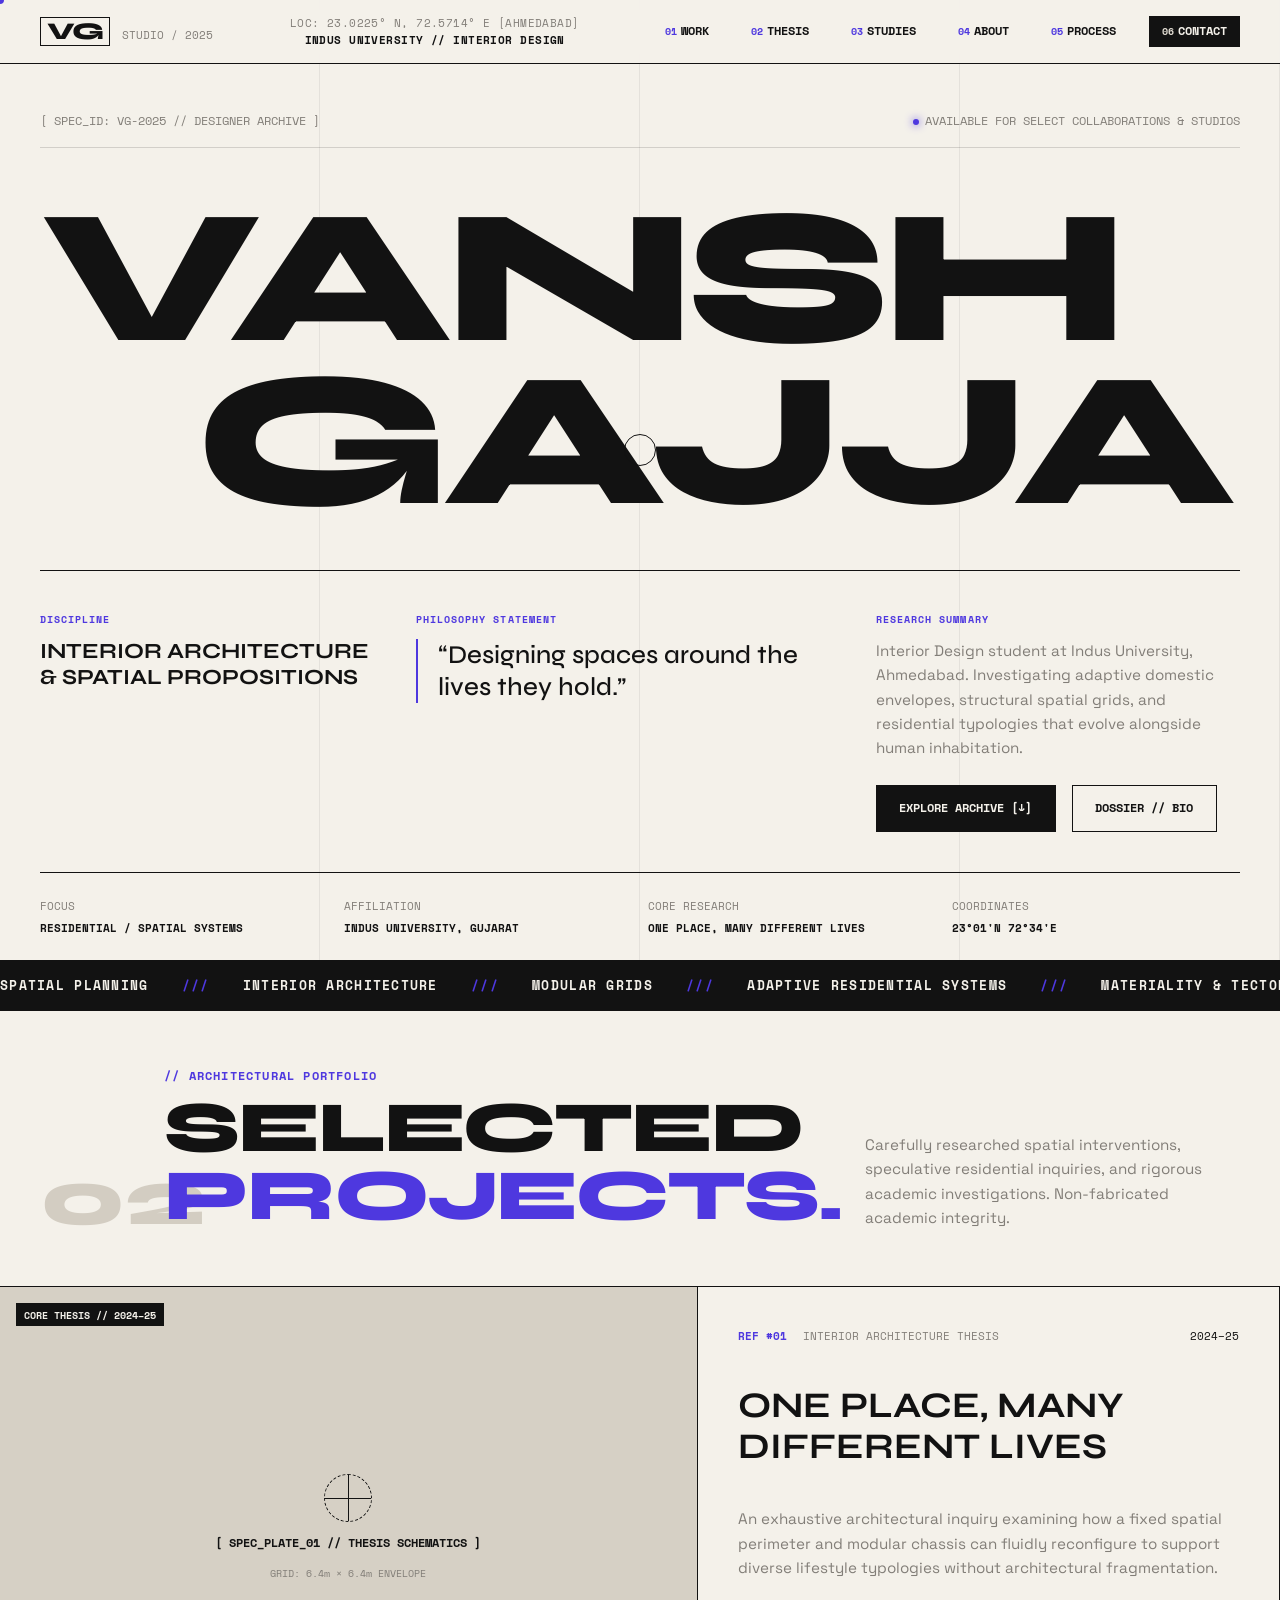
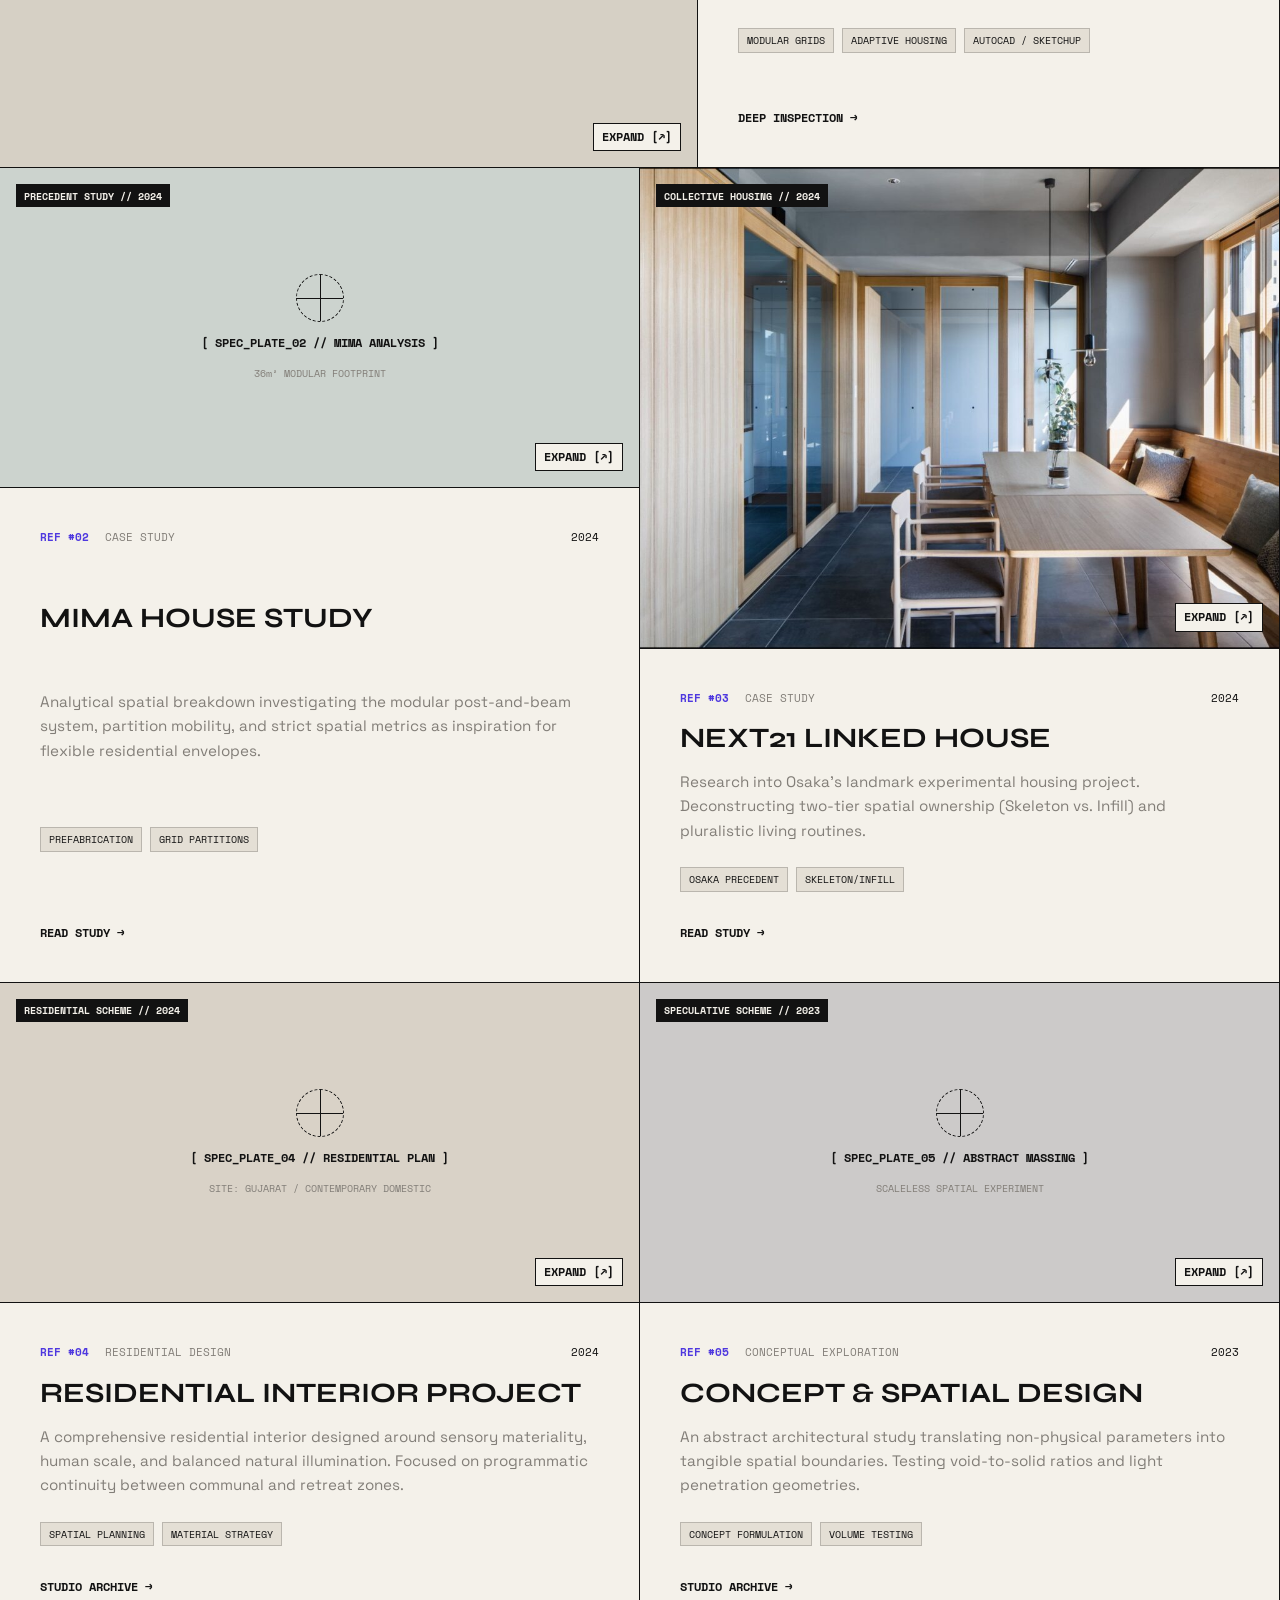
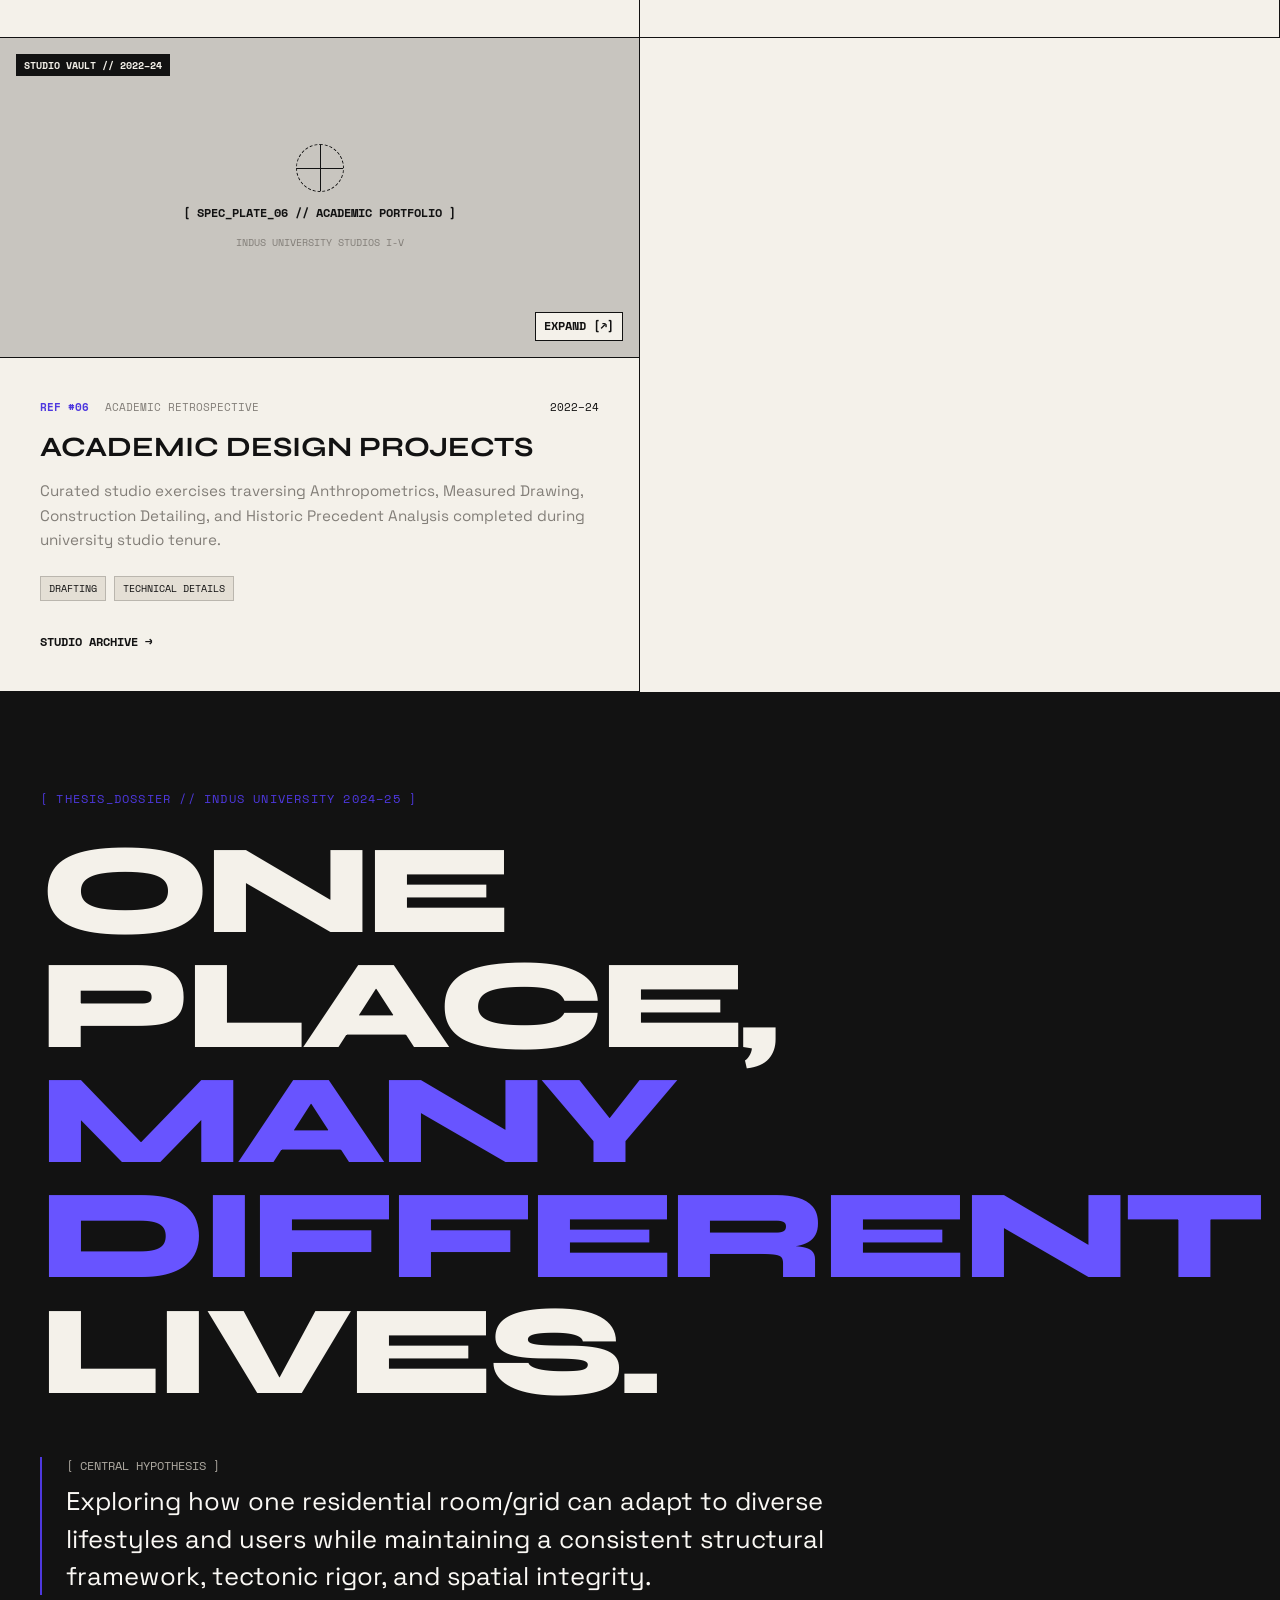
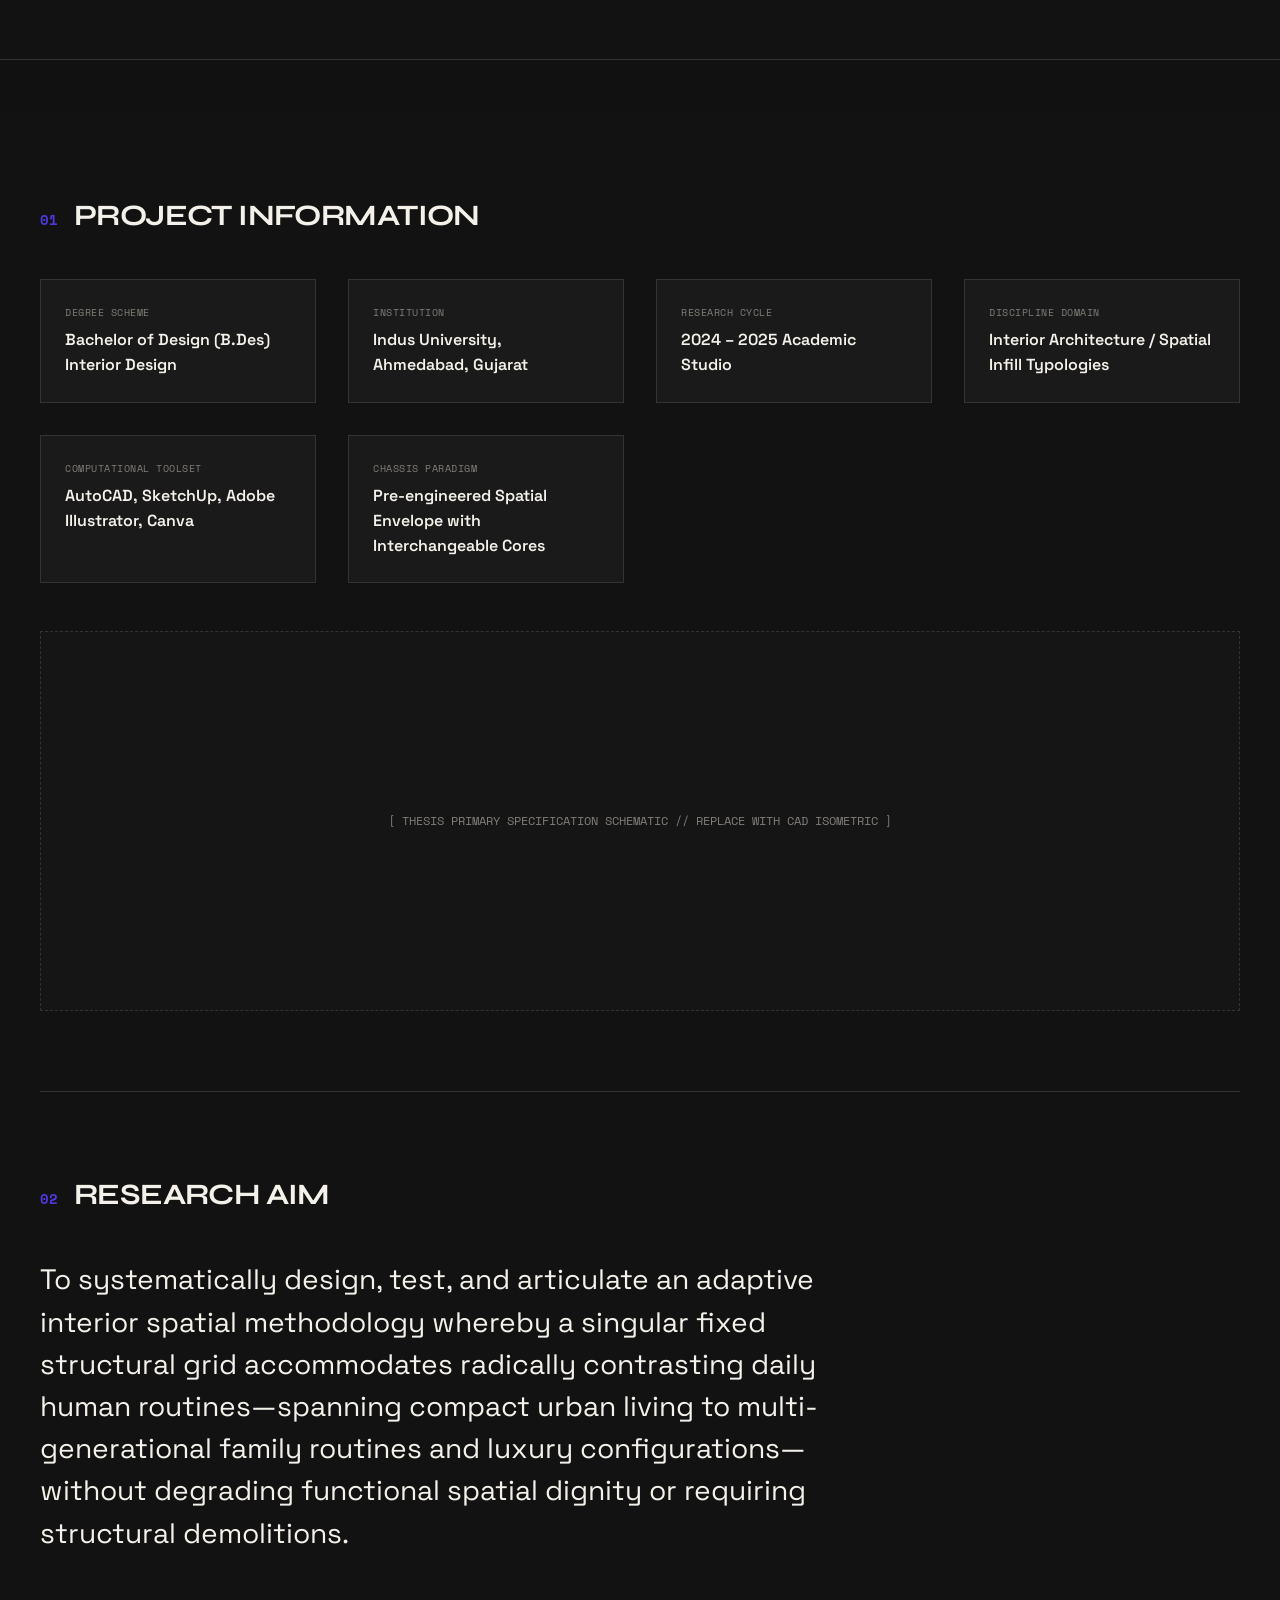
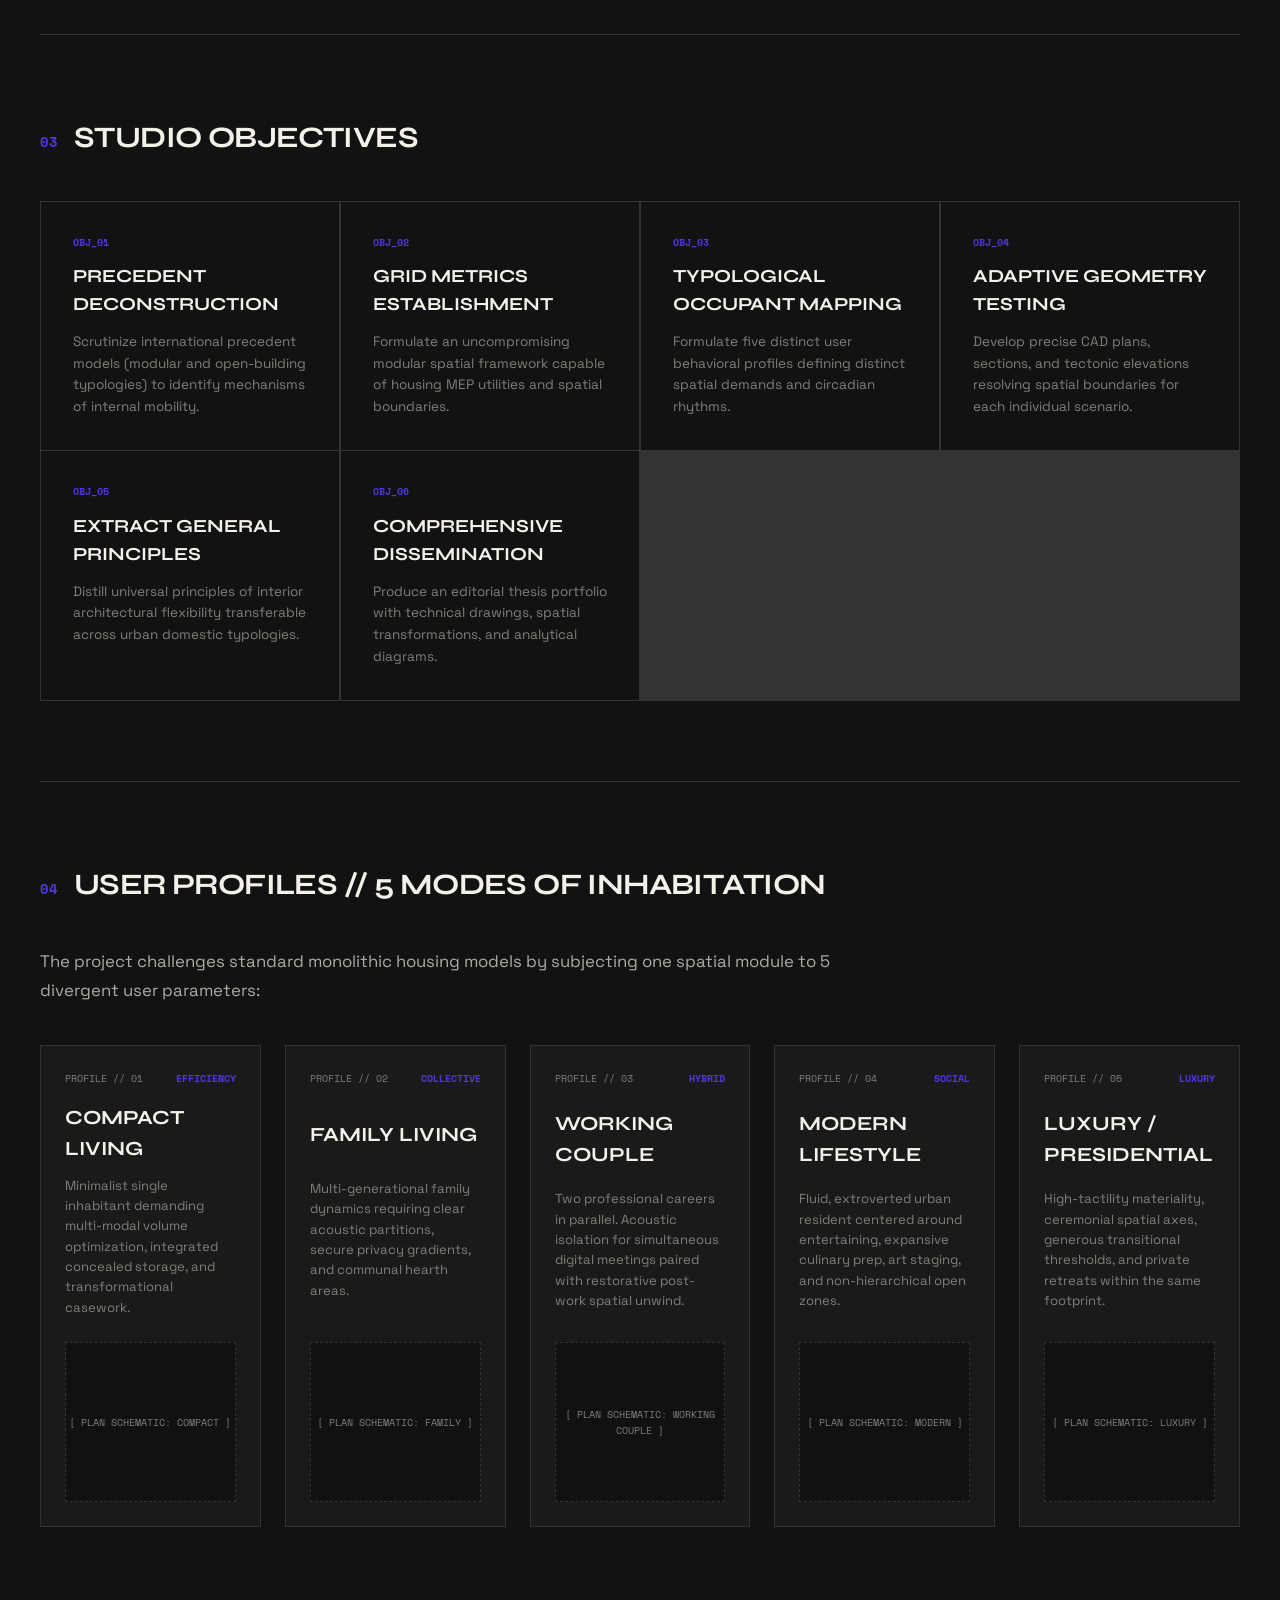
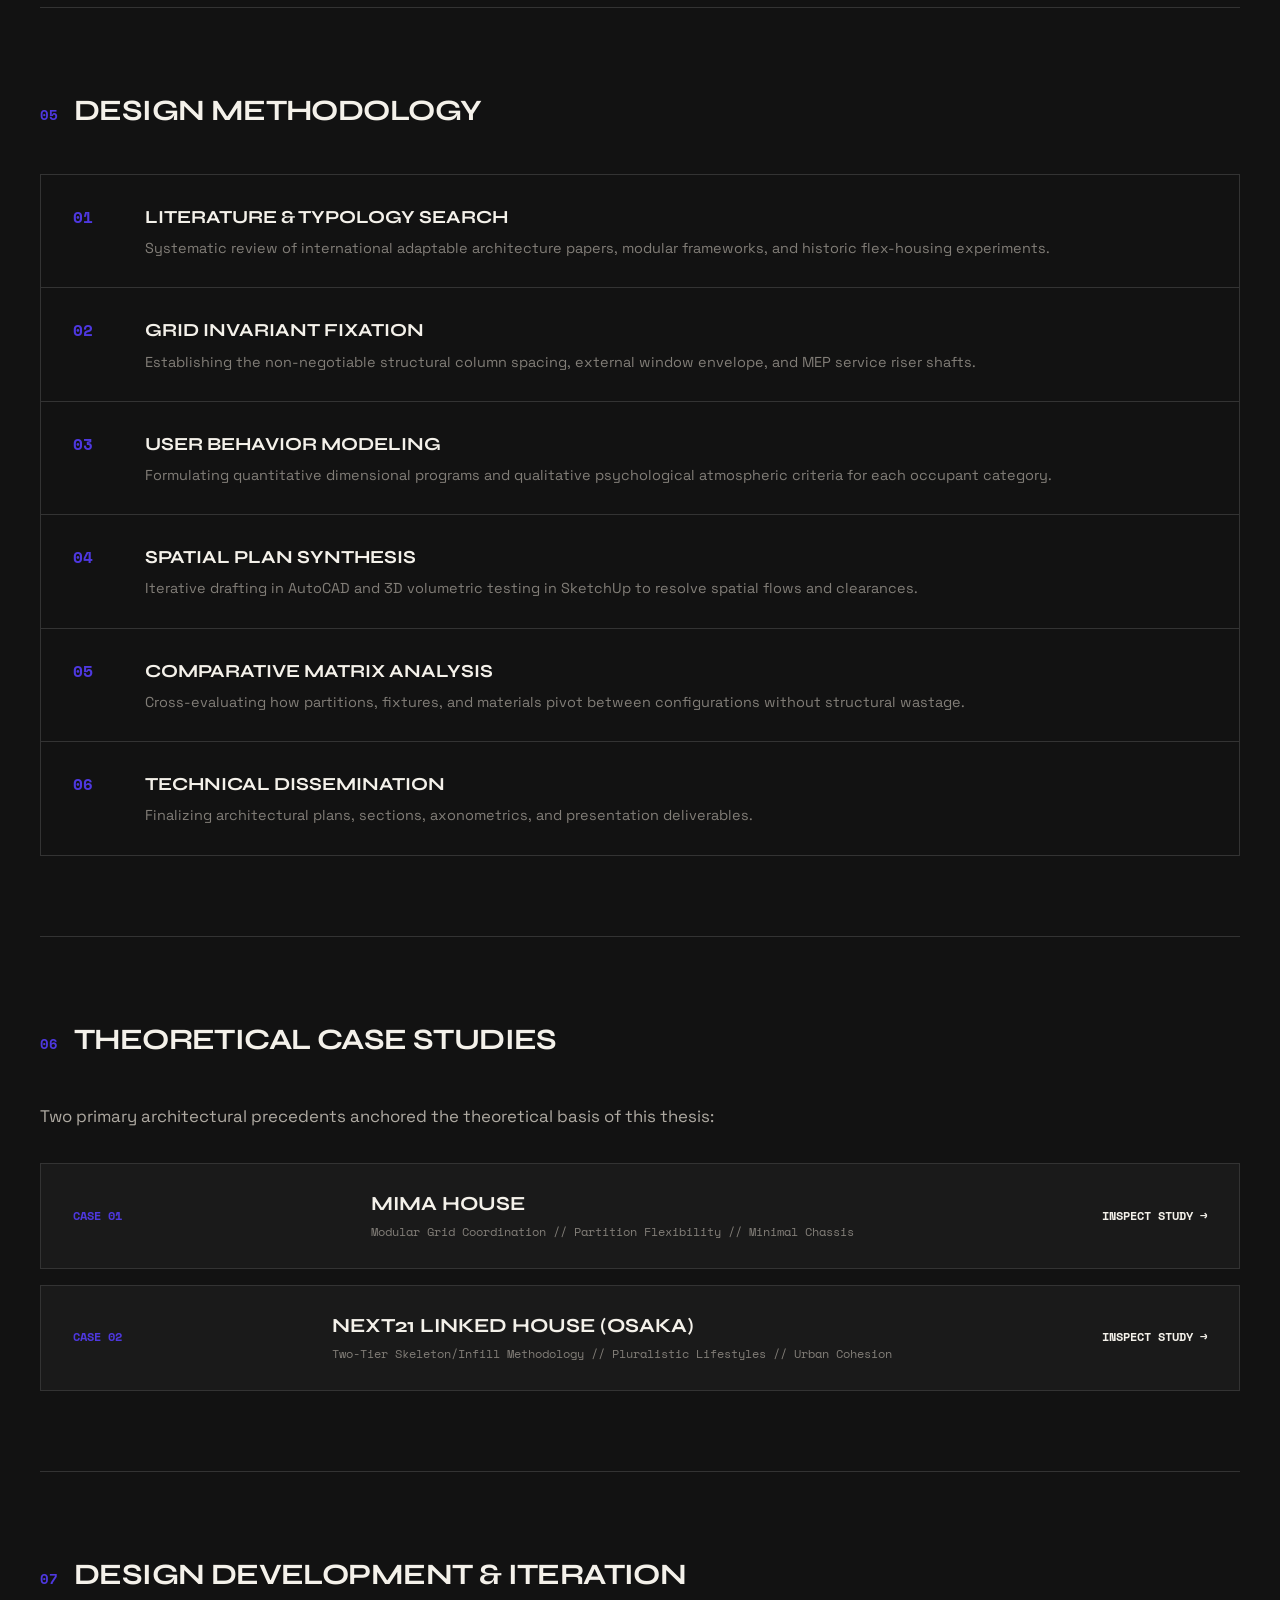
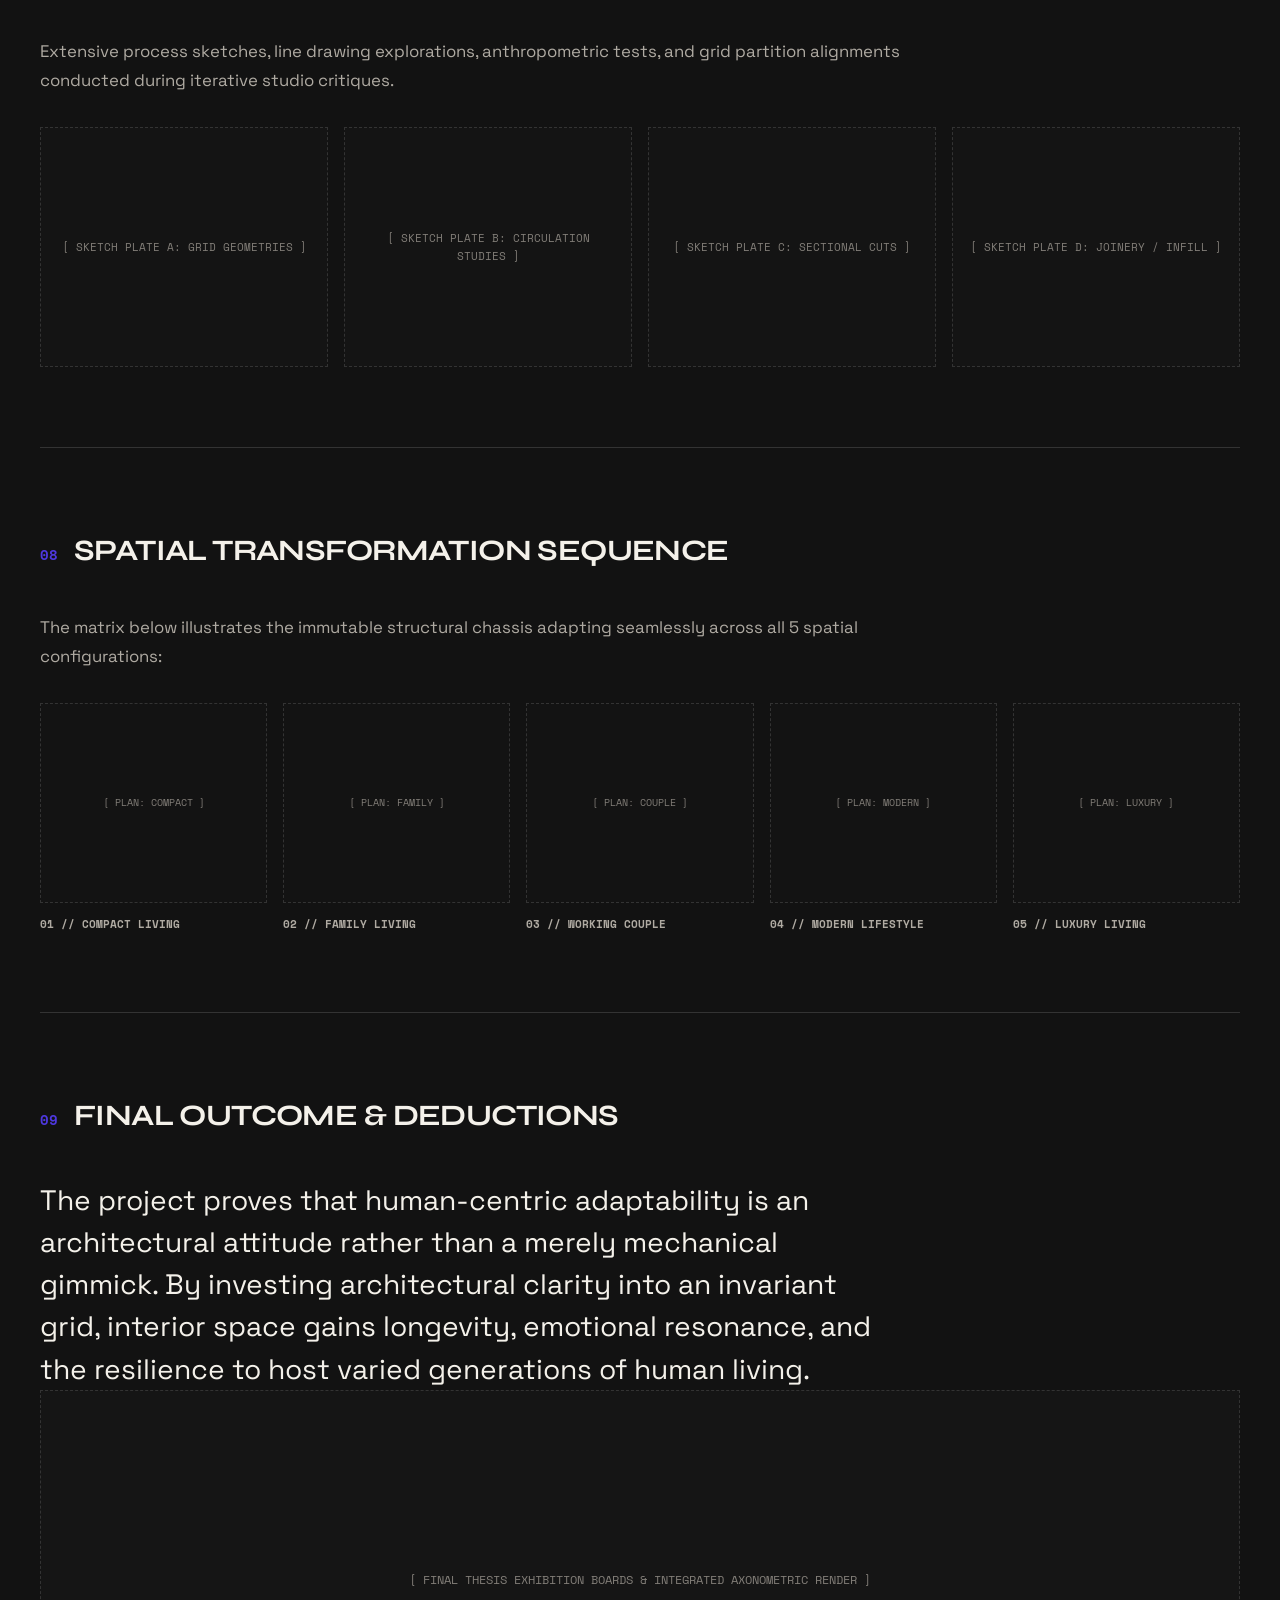
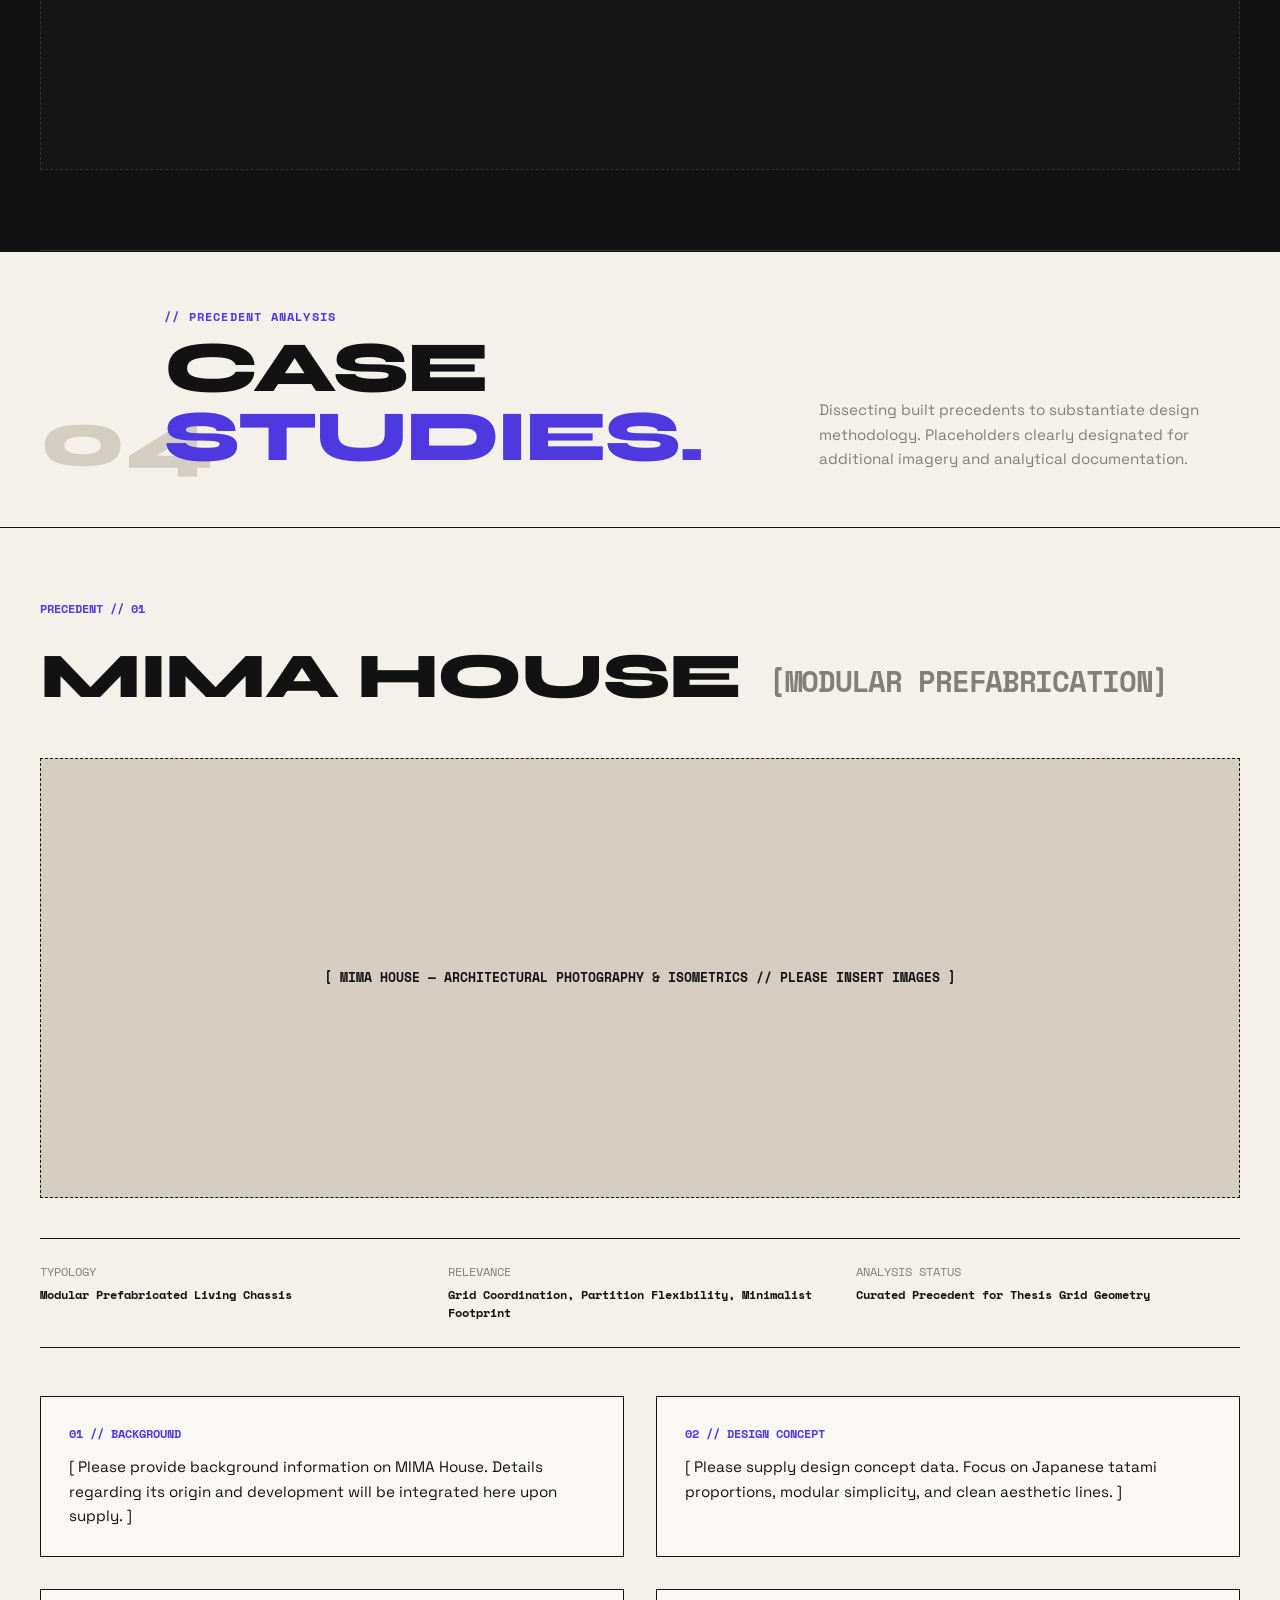
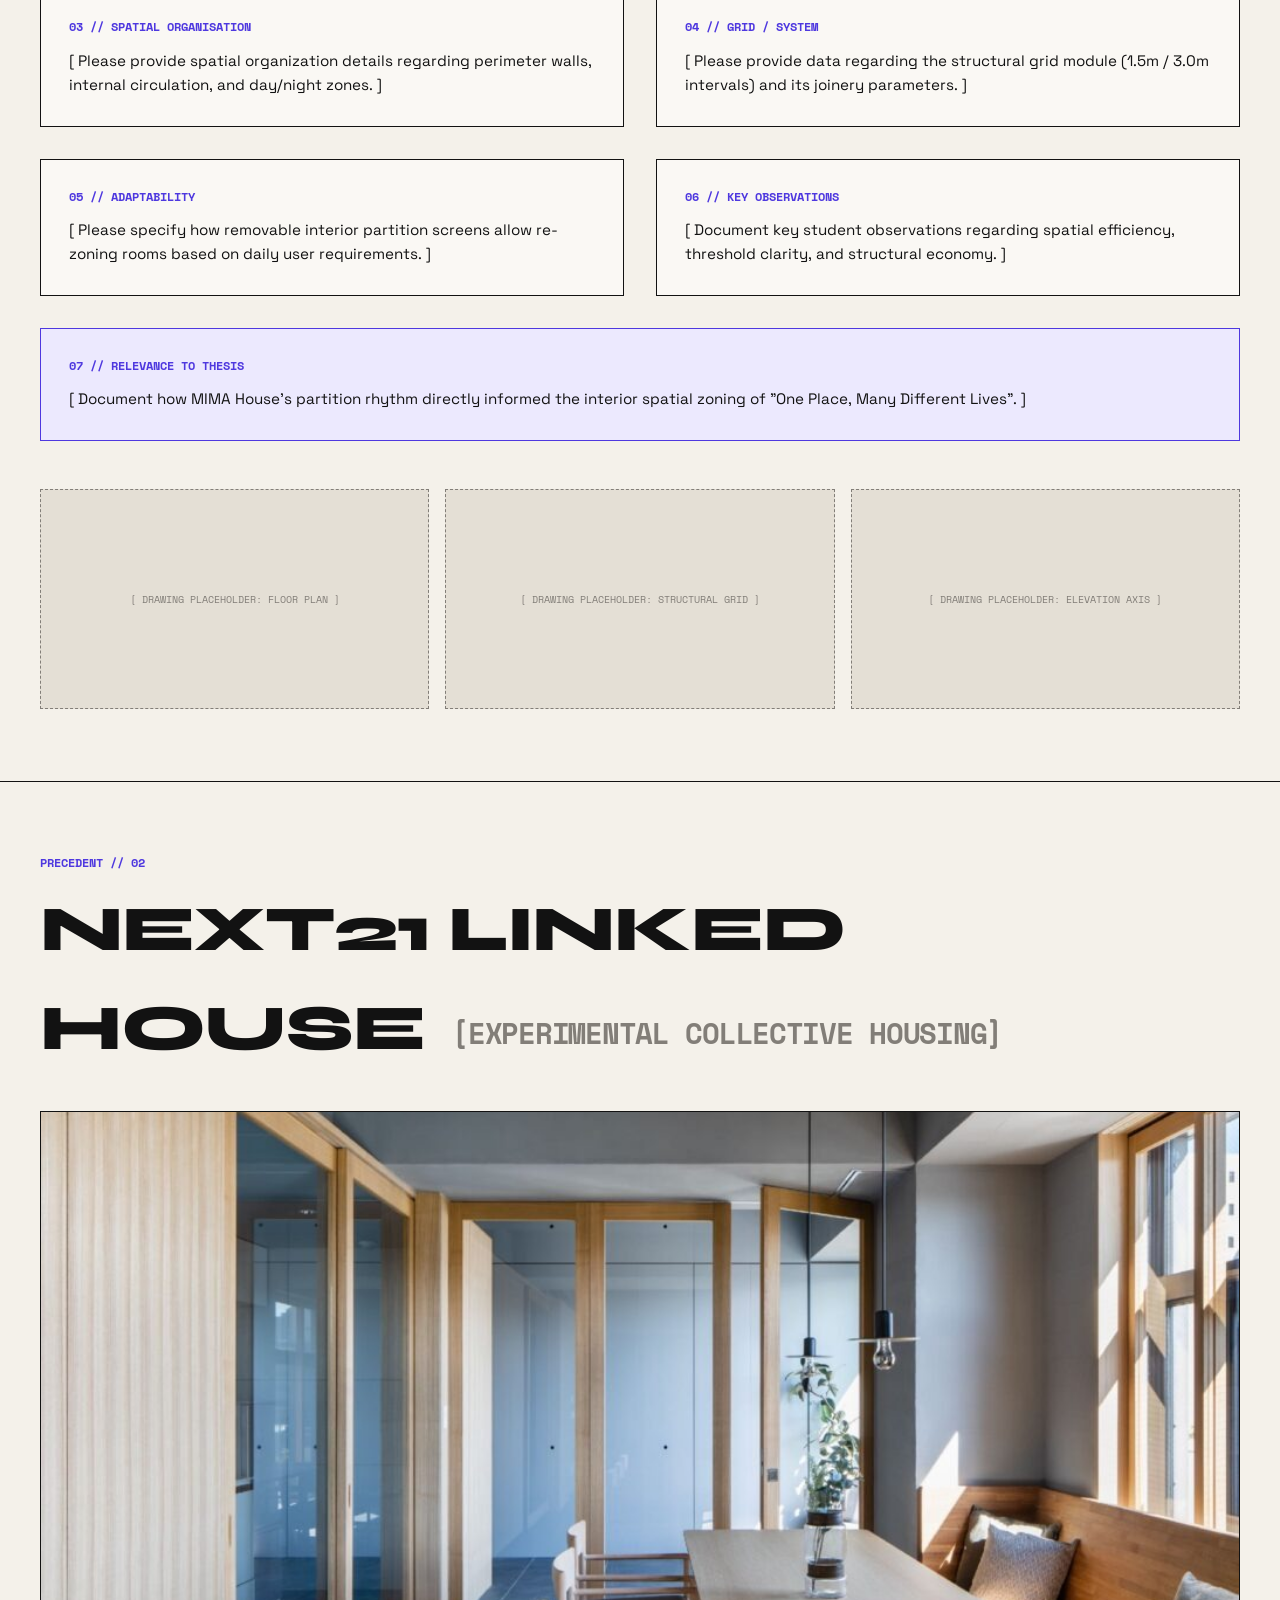
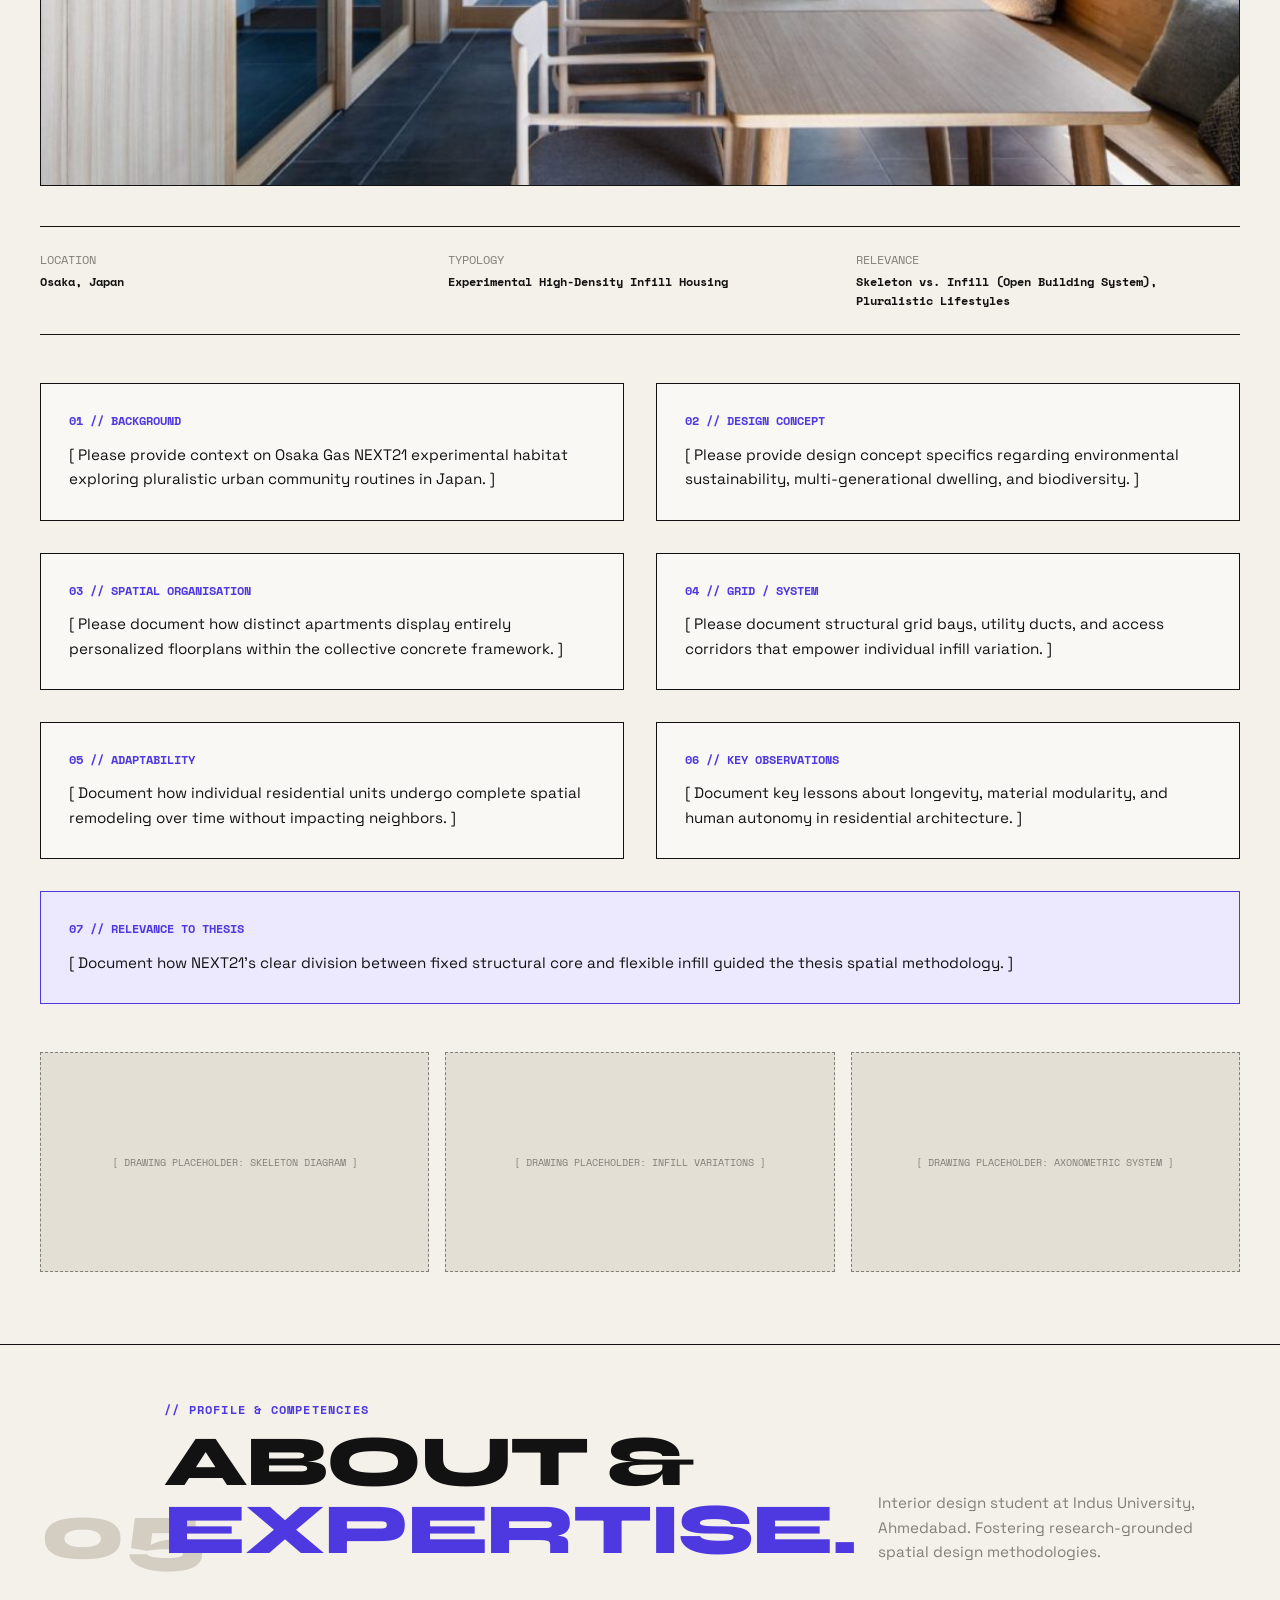
<file: v2/index.html>
﻿<!DOCTYPE html>
<html lang="en">
<head>
  <meta charset="UTF-8" />
  <meta name="viewport" content="width=device-width, initial-scale=1.0" />
  <title>Vansh Gajjar — Interior Architecture & Spatial Design</title>
  <meta name="description" content="Portfolio of Vansh Gajjar — Interior Design Student at Indus University, Ahmedabad. Focus on Interior Architecture, Residential Interiors, and Adaptive Spatial Frameworks." />
  <link rel="preconnect" href="https://fonts.googleapis.com" />
  <link rel="preconnect" href="https://fonts.gstatic.com" crossorigin />
  <link href="https://fonts.googleapis.com/css2?family=Space+Grotesk:wght@300;400;500;600;700&family=Space+Mono:ital,wght@0,400;0,700;1,400&family=Syne:wght@400;500;700;800&display=swap" rel="stylesheet" />
  <link rel="stylesheet" href="css/style.css" />
</head>
<body>
  <div class="cursor-dot" id="cursorDot"></div>
  <div class="cursor-ring" id="cursorRing"></div>

  <!-- PRELOADER -->
  <aside class="brutal-loader" id="loader" aria-hidden="true">
    <div class="loader-terminal">
      <div class="loader-hdr">
        <span>ARCH_SYS_LOADER // V2.0</span>
        <span class="status-indicator">STANDBY</span>
      </div>
      <div class="loader-name">VANSH GAJJAR</div>
      <div class="loader-sub">SPATIAL RESEARCH &amp; INTERIOR ARCHITECTURE</div>
      <div class="loader-bar-track">
        <div class="loader-bar-fill" id="loaderBar"></div>
      </div>
      <div class="loader-footer">
        <span id="loaderMsg">INITIALIZING GRID PARAMETERS...</span>
        <span id="loaderPct" class="loader-counter">00%</span>
      </div>
    </div>
  </aside>

  <!-- TOP HEADER / HUD -->
  <header class="hud-header" id="header">
    <div class="hud-left">
      <a href="#home" class="hud-brand" aria-label="Home">
        <span class="hud-glitch" data-text="VG">VG</span>
        <span class="hud-brand-meta">STUDIO / 2025</span>
      </a>
    </div>
    <div class="hud-center">
      <span class="hud-location">LOC: 23.0225° N, 72.5714° E [AHMEDABAD]</span>
      <span class="hud-inst">INDUS UNIVERSITY // INTERIOR DESIGN</span>
    </div>
    <div class="hud-right">
      <nav class="hud-nav" aria-label="Main Navigation">
        <a href="#work" class="hud-link"><span class="h-idx">01</span><span class="h-txt">WORK</span></a>
        <a href="#thesis" class="hud-link"><span class="h-idx">02</span><span class="h-txt">THESIS</span></a>
        <a href="#case-studies" class="hud-link"><span class="h-idx">03</span><span class="h-txt">STUDIES</span></a>
        <a href="#about" class="hud-link"><span class="h-idx">04</span><span class="h-txt">ABOUT</span></a>
        <a href="#process" class="hud-link"><span class="h-idx">05</span><span class="h-txt">PROCESS</span></a>
        <a href="#contact" class="hud-link hud-link--cta"><span class="h-idx">06</span><span class="h-txt">CONTACT</span></a>
      </nav>
      <button class="mobile-toggle" id="menuToggle" aria-label="Open Mobile Menu" aria-expanded="false">
        <span></span><span></span><span></span>
      </button>
    </div>
  </header>

  <!-- MOBILE MENU -->
  <nav class="mobile-drawer" id="mobileMenu" aria-label="Mobile Navigation" aria-hidden="true">
    <div class="drawer-header">
      <span>INDEX // DIRECTORY</span>
      <button class="drawer-close" id="menuClose">CLOSE [X]</button>
    </div>
    <div class="drawer-links">
      <a href="#work" class="mob-link"><span class="ml-n">01</span><span>SELECTED WORK</span></a>
      <a href="#thesis" class="mob-link"><span class="ml-n">02</span><span>THESIS PROJECT</span></a>
      <a href="#case-studies" class="mob-link"><span class="ml-n">03</span><span>CASE STUDIES</span></a>
      <a href="#about" class="mob-link"><span class="ml-n">04</span><span>BIOGRAPHY &amp; SKILLS</span></a>
      <a href="#process" class="mob-link"><span class="ml-n">05</span><span>METHODOLOGY</span></a>
      <a href="#contact" class="mob-link"><span class="ml-n">06</span><span>COMMISSION / CONTACT</span></a>
    </div>
    <div class="drawer-footer">
      <p>VANSH GAJJAR — INTERIOR ARCHITECTURE &amp; SPATIAL FRAMEWORKS</p>
      <p>INDUS UNIVERSITY, AHMEDABAD</p>
    </div>
  </nav>

  <main id="main">    <!-- ════════════════════════════════════════════
         SECTION 01: HERO / MONUMENTAL INTRODUCTION
         ════════════════════════════════════════════ -->
    <section class="sec-hero" id="home" aria-label="Introduction">
      <div class="hero-grid-bg" aria-hidden="true">
        <div class="col-guide"></div><div class="col-guide"></div><div class="col-guide"></div><div class="col-guide"></div>
      </div>
      <div class="hero-wrapper">
        <div class="hero-header-line">
          <div class="hero-tag">[ SPEC_ID: VG-2025 // DESIGNER ARCHIVE ]</div>
          <div class="hero-status"><span class="pulse-led"></span>AVAILABLE FOR SELECT COLLABORATIONS &amp; STUDIOS</div>
        </div>

        <div class="hero-headline-block">
          <div class="hero-name-row">
            <h1 class="hero-title-first glitch-text" data-text="VANSH">VANSH</h1>
          </div>
          <div class="hero-name-row hero-name-row--indent">
            <h1 class="hero-title-last glitch-text" data-text="GAJJAR">GAJJAR</h1>
          </div>
        </div>

        <div class="hero-mid-grid">
          <div class="hero-mid-left">
            <div class="label-badge">DISCIPLINE</div>
            <h2 class="hero-subdiscipline">INTERIOR ARCHITECTURE<br/>&amp; SPATIAL PROPOSITIONS</h2>
          </div>
          <div class="hero-mid-center">
            <div class="label-badge">PHILOSOPHY STATEMENT</div>
            <blockquote class="hero-statement">
              &ldquo;Designing spaces around the lives they hold.&rdquo;
            </blockquote>
          </div>
          <div class="hero-mid-right">
            <div class="label-badge">RESEARCH SUMMARY</div>
            <p class="hero-bio-brief">
              Interior Design student at Indus University, Ahmedabad. Investigating adaptive domestic envelopes, structural spatial grids, and residential typologies that evolve alongside human inhabitation.
            </p>
            <div class="hero-actions">
              <a href="#work" class="btn-brutal btn-brutal--solid">EXPLORE ARCHIVE [↓]</a>
              <a href="#about" class="btn-brutal btn-brutal--ghost">DOSSIER // BIO</a>
            </div>
          </div>
        </div>

        <div class="hero-bottom-strip">
          <div class="h-stat-item">
            <span class="h-stat-lbl">FOCUS</span>
            <span class="h-stat-val">RESIDENTIAL / SPATIAL SYSTEMS</span>
          </div>
          <div class="h-stat-item">
            <span class="h-stat-lbl">AFFILIATION</span>
            <span class="h-stat-val">INDUS UNIVERSITY, GUJARAT</span>
          </div>
          <div class="h-stat-item">
            <span class="h-stat-lbl">CORE RESEARCH</span>
            <span class="h-stat-val">ONE PLACE, MANY DIFFERENT LIVES</span>
          </div>
          <div class="h-stat-item h-stat-item--ticker">
            <span class="h-stat-lbl">COORDINATES</span>
            <span class="h-stat-val font-mono">23°01'N 72°34'E</span>
          </div>
        </div>
      </div>
    </section>

    <!-- BRUTAL MARQUEE STRIP -->
    <div class="brutal-ticker" aria-hidden="true">
      <div class="ticker-content">
        <span>SPATIAL PLANNING</span> <span class="tk-sym">///</span>
        <span>INTERIOR ARCHITECTURE</span> <span class="tk-sym">///</span>
        <span>MODULAR GRIDS</span> <span class="tk-sym">///</span>
        <span>ADAPTIVE RESIDENTIAL SYSTEMS</span> <span class="tk-sym">///</span>
        <span>MATERIALITY &amp; TECTONICS</span> <span class="tk-sym">///</span>
        <span>HUMAN-CENTERED PROPORTION</span> <span class="tk-sym">///</span>
        <span>AUTOCAD &amp; SKETCHUP MODELING</span> <span class="tk-sym">///</span>
        <span>SPATIAL PLANNING</span> <span class="tk-sym">///</span>
        <span>INTERIOR ARCHITECTURE</span> <span class="tk-sym">///</span>
        <span>MODULAR GRIDS</span> <span class="tk-sym">///</span>
      </div>
    </div>    <!-- ════════════════════════════════════════════
         SECTION 02: SELECTED WORK // ARCHIVE
         ════════════════════════════════════════════ -->
    <section class="sec-work" id="work" aria-label="Selected Projects">
      <div class="sec-intro-bar">
        <div class="sec-num-large" aria-hidden="true">02</div>
        <div class="sec-meta-col">
          <span class="sec-subhead">// ARCHITECTURAL PORTFOLIO</span>
          <h2 class="sec-title">SELECTED<br/><span class="text-accent">PROJECTS.</span></h2>
        </div>
        <div class="sec-note-col">
          <p>Carefully researched spatial interventions, speculative residential inquiries, and rigorous academic investigations. Non-fabricated academic integrity.</p>
        </div>
      </div>

      <div class="concrete-grid">
        <!-- PROJECT 01: THESIS -->
        <article class="concrete-card concrete-card--lead" data-index="01">
          <div class="card-edge-tag">CORE THESIS // 2024–25</div>
          <div class="card-visual-frame">
            <div class="raw-placeholder ph-p1">
              <div class="ph-reticle" aria-hidden="true"></div>
              <span class="ph-code">[ SPEC_PLATE_01 // THESIS SCHEMATICS ]</span>
              <span class="ph-dimension">GRID: 6.4m × 6.4m ENVELOPE</span>
            </div>
            <div class="card-indicator">EXPAND [↗]</div>
          </div>
          <div class="card-content-block">
            <div class="card-hdr">
              <span class="card-index">REF #01</span>
              <span class="card-tag">INTERIOR ARCHITECTURE THESIS</span>
              <span class="card-year">2024–25</span>
            </div>
            <h3 class="card-heading"><a href="#thesis">ONE PLACE, MANY DIFFERENT LIVES</a></h3>
            <p class="card-summary">
              An exhaustive architectural inquiry examining how a fixed spatial perimeter and modular chassis can fluidly reconfigure to support diverse lifestyle typologies without architectural fragmentation.
            </p>
            <div class="card-specs">
              <span class="spec-pill">MODULAR GRIDS</span>
              <span class="spec-pill">ADAPTIVE HOUSING</span>
              <span class="spec-pill">AUTOCAD / SKETCHUP</span>
            </div>
            <a href="#thesis" class="card-action-link">DEEP INSPECTION →</a>
          </div>
        </article>

        <!-- PROJECT 02: MIMA HOUSE -->
        <article class="concrete-card" data-index="02">
          <div class="card-edge-tag">PRECEDENT STUDY // 2024</div>
          <div class="card-visual-frame">
            <div class="raw-placeholder ph-p2">
              <div class="ph-reticle" aria-hidden="true"></div>
              <span class="ph-code">[ SPEC_PLATE_02 // MIMA ANALYSIS ]</span>
              <span class="ph-dimension">36m² MODULAR FOOTPRINT</span>
            </div>
            <div class="card-indicator">EXPAND [↗]</div>
          </div>
          <div class="card-content-block">
            <div class="card-hdr">
              <span class="card-index">REF #02</span>
              <span class="card-tag">CASE STUDY</span>
              <span class="card-year">2024</span>
            </div>
            <h3 class="card-heading"><a href="#case-mima">MIMA HOUSE STUDY</a></h3>
            <p class="card-summary">
              Analytical spatial breakdown investigating the modular post-and-beam system, partition mobility, and strict spatial metrics as inspiration for flexible residential envelopes.
            </p>
            <div class="card-specs">
              <span class="spec-pill">PREFABRICATION</span>
              <span class="spec-pill">GRID PARTITIONS</span>
            </div>
            <a href="#case-mima" class="card-action-link">READ STUDY →</a>
          </div>
        </article>

        <!-- PROJECT 03: NEXT21 -->
        <article class="concrete-card" data-index="03">
          <div class="card-edge-tag">COLLECTIVE HOUSING // 2024</div>
          <div class="card-visual-frame">
            <img src="../assets/images/project-next21.jpg" alt="NEXT21 Linked House Architecture" class="v2-real-img" />
            <div class="card-indicator">EXPAND [↗]</div>
          </div>
          <div class="card-content-block">
            <div class="card-hdr">
              <span class="card-index">REF #03</span>
              <span class="card-tag">CASE STUDY</span>
              <span class="card-year">2024</span>
            </div>
            <h3 class="card-heading"><a href="#case-next21">NEXT21 LINKED HOUSE</a></h3>
            <p class="card-summary">
              Research into Osaka’s landmark experimental housing project. Deconstructing two-tier spatial ownership (Skeleton vs. Infill) and pluralistic living routines.
            </p>
            <div class="card-specs">
              <span class="spec-pill">OSAKA PRECEDENT</span>
              <span class="spec-pill">SKELETON/INFILL</span>
            </div>
            <a href="#case-next21" class="card-action-link">READ STUDY →</a>
          </div>
        </article>

        <!-- PROJECT 04: RESIDENTIAL INTERIOR -->
        <article class="concrete-card" data-index="04">
          <div class="card-edge-tag">RESIDENTIAL SCHEME // 2024</div>
          <div class="card-visual-frame">
            <div class="raw-placeholder ph-p4">
              <div class="ph-reticle" aria-hidden="true"></div>
              <span class="ph-code">[ SPEC_PLATE_04 // RESIDENTIAL PLAN ]</span>
              <span class="ph-dimension">SITE: GUJARAT / CONTEMPORARY DOMESTIC</span>
            </div>
            <div class="card-indicator">EXPAND [↗]</div>
          </div>
          <div class="card-content-block">
            <div class="card-hdr">
              <span class="card-index">REF #04</span>
              <span class="card-tag">RESIDENTIAL DESIGN</span>
              <span class="card-year">2024</span>
            </div>
            <h3 class="card-heading">RESIDENTIAL INTERIOR PROJECT</h3>
            <p class="card-summary">
              A comprehensive residential interior designed around sensory materiality, human scale, and balanced natural illumination. Focused on programmatic continuity between communal and retreat zones.
            </p>
            <div class="card-specs">
              <span class="spec-pill">SPATIAL PLANNING</span>
              <span class="spec-pill">MATERIAL STRATEGY</span>
            </div>
            <span class="card-action-link">STUDIO ARCHIVE →</span>
          </div>
        </article>

        <!-- PROJECT 05: CONCEPT / SPATIAL DESIGN -->
        <article class="concrete-card" data-index="05">
          <div class="card-edge-tag">SPECULATIVE SCHEME // 2023</div>
          <div class="card-visual-frame">
            <div class="raw-placeholder ph-p5">
              <div class="ph-reticle" aria-hidden="true"></div>
              <span class="ph-code">[ SPEC_PLATE_05 // ABSTRACT MASSING ]</span>
              <span class="ph-dimension">SCALELESS SPATIAL EXPERIMENT</span>
            </div>
            <div class="card-indicator">EXPAND [↗]</div>
          </div>
          <div class="card-content-block">
            <div class="card-hdr">
              <span class="card-index">REF #05</span>
              <span class="card-tag">CONCEPTUAL EXPLORATION</span>
              <span class="card-year">2023</span>
            </div>
            <h3 class="card-heading">CONCEPT &amp; SPATIAL DESIGN</h3>
            <p class="card-summary">
              An abstract architectural study translating non-physical parameters into tangible spatial boundaries. Testing void-to-solid ratios and light penetration geometries.
            </p>
            <div class="card-specs">
              <span class="spec-pill">CONCEPT FORMULATION</span>
              <span class="spec-pill">VOLUME TESTING</span>
            </div>
            <span class="card-action-link">STUDIO ARCHIVE →</span>
          </div>
        </article>

        <!-- PROJECT 06: ACADEMIC DESIGN PROJECTS -->
        <article class="concrete-card" data-index="06">
          <div class="card-edge-tag">STUDIO VAULT // 2022–24</div>
          <div class="card-visual-frame">
            <div class="raw-placeholder ph-p6">
              <div class="ph-reticle" aria-hidden="true"></div>
              <span class="ph-code">[ SPEC_PLATE_06 // ACADEMIC PORTFOLIO ]</span>
              <span class="ph-dimension">INDUS UNIVERSITY STUDIOS I-V</span>
            </div>
            <div class="card-indicator">EXPAND [↗]</div>
          </div>
          <div class="card-content-block">
            <div class="card-hdr">
              <span class="card-index">REF #06</span>
              <span class="card-tag">ACADEMIC RETROSPECTIVE</span>
              <span class="card-year">2022–24</span>
            </div>
            <h3 class="card-heading">ACADEMIC DESIGN PROJECTS</h3>
            <p class="card-summary">
              Curated studio exercises traversing Anthropometrics, Measured Drawing, Construction Detailing, and Historic Precedent Analysis completed during university studio tenure.
            </p>
            <div class="card-specs">
              <span class="spec-pill">DRAFTING</span>
              <span class="spec-pill">TECHNICAL DETAILS</span>
            </div>
            <span class="card-action-link">STUDIO ARCHIVE →</span>
          </div>
        </article>
      </div>
    </section>    <!-- ════════════════════════════════════════════
         SECTION 03: IMMERSIVE THESIS CASE STUDY
         ════════════════════════════════════════════ -->
    <section class="sec-thesis" id="thesis" aria-label="Thesis Exploration">
      <div class="thesis-lead-hero">
        <div class="tlh-tag">[ THESIS_DOSSIER // INDUS UNIVERSITY 2024–25 ]</div>
        <div class="tlh-title-wrap">
          <h2 class="thesis-masthead">
            ONE PLACE,<br/>
            <span class="text-indigo">MANY DIFFERENT</span><br/>
            LIVES.
          </h2>
        </div>
        <div class="tlh-axiom">
          <div class="axiom-bracket">[ CENTRAL HYPOTHESIS ]</div>
          <p class="axiom-text">
            Exploring how one residential room/grid can adapt to diverse lifestyles and users while maintaining a consistent structural framework, tectonic rigor, and spatial integrity.
          </p>
        </div>
      </div>

      <!-- BRUTAL STICKY SUB-NAV -->
      <nav class="thesis-sticky-bar" id="thesisNav" aria-label="Thesis Chapters">
        <div class="tsb-track">
          <a href="#th-01" class="tsb-link active">01 // INFO</a>
          <a href="#th-02" class="tsb-link">02 // AIM</a>
          <a href="#th-03" class="tsb-link">03 // OBJECTIVES</a>
          <a href="#th-04" class="tsb-link">04 // PROFILES</a>
          <a href="#th-05" class="tsb-link">05 // METHODOLOGY</a>
          <a href="#th-06" class="tsb-link">06 // CASE STUDIES</a>
          <a href="#th-07" class="tsb-link">07 // DEVELOPMENT</a>
          <a href="#th-08" class="tsb-link">08 // TRANSFORMATION</a>
          <a href="#th-09" class="tsb-link">09 // OUTCOME</a>
        </div>
      </nav>

      <div class="thesis-chapters">
        <!-- 01: INFORMATION -->
        <section class="th-chapter" id="th-01">
          <div class="ch-meta"><span class="ch-idx">01</span><span class="ch-title">PROJECT INFORMATION</span></div>
          <div class="ch-body ch-body--grid">
            <div class="data-block">
              <span class="data-k">DEGREE SCHEME</span>
              <span class="data-v">Bachelor of Design (B.Des) Interior Design</span>
            </div>
            <div class="data-block">
              <span class="data-k">INSTITUTION</span>
              <span class="data-v">Indus University, Ahmedabad, Gujarat</span>
            </div>
            <div class="data-block">
              <span class="data-k">RESEARCH CYCLE</span>
              <span class="data-v">2024 – 2025 Academic Studio</span>
            </div>
            <div class="data-block">
              <span class="data-k">DISCIPLINE DOMAIN</span>
              <span class="data-v">Interior Architecture / Spatial Infill Typologies</span>
            </div>
            <div class="data-block">
              <span class="data-k">COMPUTATIONAL TOOLSET</span>
              <span class="data-v">AutoCAD, SketchUp, Adobe Illustrator, Canva</span>
            </div>
            <div class="data-block">
              <span class="data-k">CHASSIS PARADIGM</span>
              <span class="data-v">Pre-engineered Spatial Envelope with Interchangeable Cores</span>
            </div>
          </div>
          <div class="schematic-placeholder">
            <div class="sp-border"></div>
            <span>[ THESIS PRIMARY SPECIFICATION SCHEMATIC // REPLACE WITH CAD ISOMETRIC ]</span>
          </div>
        </section>

        <!-- 02: AIM -->
        <section class="th-chapter" id="th-02">
          <div class="ch-meta"><span class="ch-idx">02</span><span class="ch-title">RESEARCH AIM</span></div>
          <div class="ch-body">
            <p class="ch-prose ch-prose--big">
              To systematically design, test, and articulate an adaptive interior spatial methodology whereby a singular fixed structural grid accommodates radically contrasting daily human routines—spanning compact urban living to multi-generational family routines and luxury configurations—without degrading functional spatial dignity or requiring structural demolitions.
            </p>
          </div>
        </section>

        <!-- 03: OBJECTIVES -->
        <section class="th-chapter" id="th-03">
          <div class="ch-meta"><span class="ch-idx">03</span><span class="ch-title">STUDIO OBJECTIVES</span></div>
          <div class="ch-body">
            <div class="objective-matrix">
              <div class="obj-node">
                <span class="obj-tag">OBJ_01</span>
                <h4>PRECEDENT DECONSTRUCTION</h4>
                <p>Scrutinize international precedent models (modular and open-building typologies) to identify mechanisms of internal mobility.</p>
              </div>
              <div class="obj-node">
                <span class="obj-tag">OBJ_02</span>
                <h4>GRID METRICS ESTABLISHMENT</h4>
                <p>Formulate an uncompromising modular spatial framework capable of housing MEP utilities and spatial boundaries.</p>
              </div>
              <div class="obj-node">
                <span class="obj-tag">OBJ_03</span>
                <h4>TYPOLOGICAL OCCUPANT MAPPING</h4>
                <p>Formulate five distinct user behavioral profiles defining distinct spatial demands and circadian rhythms.</p>
              </div>
              <div class="obj-node">
                <span class="obj-tag">OBJ_04</span>
                <h4>ADAPTIVE GEOMETRY TESTING</h4>
                <p>Develop precise CAD plans, sections, and tectonic elevations resolving spatial boundaries for each individual scenario.</p>
              </div>
              <div class="obj-node">
                <span class="obj-tag">OBJ_05</span>
                <h4>EXTRACT GENERAL PRINCIPLES</h4>
                <p>Distill universal principles of interior architectural flexibility transferable across urban domestic typologies.</p>
              </div>
              <div class="obj-node">
                <span class="obj-tag">OBJ_06</span>
                <h4>COMPREHENSIVE DISSEMINATION</h4>
                <p>Produce an editorial thesis portfolio with technical drawings, spatial transformations, and analytical diagrams.</p>
              </div>
            </div>
          </div>
        </section>

        <!-- 04: USER PROFILES -->
        <section class="th-chapter" id="th-04">
          <div class="ch-meta"><span class="ch-idx">04</span><span class="ch-title">USER PROFILES // 5 MODES OF INHABITATION</span></div>
          <div class="ch-body">
            <p class="ch-prose">
              The project challenges standard monolithic housing models by subjecting one spatial module to 5 divergent user parameters:
            </p>
            <div class="profiles-brutal-grid">
              <!-- PROFILE 1 -->
              <div class="prof-card">
                <div class="prof-hdr">
                  <span class="prof-idx">PROFILE // 01</span>
                  <span class="prof-badge">EFFICIENCY</span>
                </div>
                <h4 class="prof-title">COMPACT LIVING</h4>
                <p class="prof-desc">Minimalist single inhabitant demanding multi-modal volume optimization, integrated concealed storage, and transformational casework.</p>
                <div class="prof-ph"><span>[ PLAN SCHEMATIC: COMPACT ]</span></div>
              </div>

              <!-- PROFILE 2 -->
              <div class="prof-card">
                <div class="prof-hdr">
                  <span class="prof-idx">PROFILE // 02</span>
                  <span class="prof-badge">COLLECTIVE</span>
                </div>
                <h4 class="prof-title">FAMILY LIVING</h4>
                <p class="prof-desc">Multi-generational family dynamics requiring clear acoustic partitions, secure privacy gradients, and communal hearth areas.</p>
                <div class="prof-ph"><span>[ PLAN SCHEMATIC: FAMILY ]</span></div>
              </div>

              <!-- PROFILE 3 -->
              <div class="prof-card">
                <div class="prof-hdr">
                  <span class="prof-idx">PROFILE // 03</span>
                  <span class="prof-badge">HYBRID</span>
                </div>
                <h4 class="prof-title">WORKING COUPLE</h4>
                <p class="prof-desc">Two professional careers in parallel. Acoustic isolation for simultaneous digital meetings paired with restorative post-work spatial unwind.</p>
                <div class="prof-ph"><span>[ PLAN SCHEMATIC: WORKING COUPLE ]</span></div>
              </div>

              <!-- PROFILE 4 -->
              <div class="prof-card">
                <div class="prof-hdr">
                  <span class="prof-idx">PROFILE // 04</span>
                  <span class="prof-badge">SOCIAL</span>
                </div>
                <h4 class="prof-title">MODERN LIFESTYLE</h4>
                <p class="prof-desc">Fluid, extroverted urban resident centered around entertaining, expansive culinary prep, art staging, and non-hierarchical open zones.</p>
                <div class="prof-ph"><span>[ PLAN SCHEMATIC: MODERN ]</span></div>
              </div>

              <!-- PROFILE 5 -->
              <div class="prof-card">
                <div class="prof-hdr">
                  <span class="prof-idx">PROFILE // 05</span>
                  <span class="prof-badge">LUXURY</span>
                </div>
                <h4 class="prof-title">LUXURY / PRESIDENTIAL</h4>
                <p class="prof-desc">High-tactility materiality, ceremonial spatial axes, generous transitional thresholds, and private retreats within the same footprint.</p>
                <div class="prof-ph"><span>[ PLAN SCHEMATIC: LUXURY ]</span></div>
              </div>
            </div>
          </div>
        </section>

        <!-- 05: METHODOLOGY -->
        <section class="th-chapter" id="th-05">
          <div class="ch-meta"><span class="ch-idx">05</span><span class="ch-title">DESIGN METHODOLOGY</span></div>
          <div class="ch-body">
            <div class="methodology-terminal">
              <div class="m-step"><span class="m-step-n">01</span><div class="m-step-cnt"><h5>LITERATURE &amp; TYPOLOGY SEARCH</h5><p>Systematic review of international adaptable architecture papers, modular frameworks, and historic flex-housing experiments.</p></div></div>
              <div class="m-step"><span class="m-step-n">02</span><div class="m-step-cnt"><h5>GRID INVARIANT FIXATION</h5><p>Establishing the non-negotiable structural column spacing, external window envelope, and MEP service riser shafts.</p></div></div>
              <div class="m-step"><span class="m-step-n">03</span><div class="m-step-cnt"><h5>USER BEHAVIOR MODELING</h5><p>Formulating quantitative dimensional programs and qualitative psychological atmospheric criteria for each occupant category.</p></div></div>
              <div class="m-step"><span class="m-step-n">04</span><div class="m-step-cnt"><h5>SPATIAL PLAN SYNTHESIS</h5><p>Iterative drafting in AutoCAD and 3D volumetric testing in SketchUp to resolve spatial flows and clearances.</p></div></div>
              <div class="m-step"><span class="m-step-n">05</span><div class="m-step-cnt"><h5>COMPARATIVE MATRIX ANALYSIS</h5><p>Cross-evaluating how partitions, fixtures, and materials pivot between configurations without structural wastage.</p></div></div>
              <div class="m-step"><span class="m-step-n">06</span><div class="m-step-cnt"><h5>TECHNICAL DISSEMINATION</h5><p>Finalizing architectural plans, sections, axonometrics, and presentation deliverables.</p></div></div>
            </div>
          </div>
        </section>

        <!-- 06: CASE STUDIES PREVIEW -->
        <section class="th-chapter" id="th-06">
          <div class="ch-meta"><span class="ch-idx">06</span><span class="ch-title">THEORETICAL CASE STUDIES</span></div>
          <div class="ch-body">
            <p class="ch-prose">Two primary architectural precedents anchored the theoretical basis of this thesis:</p>
            <div class="th-cs-links">
              <a href="#case-mima" class="th-cs-anchor">
                <span class="thc-n">CASE 01</span>
                <div class="thc-main">
                  <strong>MIMA HOUSE</strong>
                  <span>Modular Grid Coordination // Partition Flexibility // Minimal Chassis</span>
                </div>
                <span class="thc-go">INSPECT STUDY →</span>
              </a>
              <a href="#case-next21" class="th-cs-anchor">
                <span class="thc-n">CASE 02</span>
                <div class="thc-main">
                  <strong>NEXT21 LINKED HOUSE (OSAKA)</strong>
                  <span>Two-Tier Skeleton/Infill Methodology // Pluralistic Lifestyles // Urban Cohesion</span>
                </div>
                <span class="thc-go">INSPECT STUDY →</span>
              </a>
            </div>
          </div>
        </section>

        <!-- 07: DESIGN DEVELOPMENT -->
        <section class="th-chapter" id="th-07">
          <div class="ch-meta"><span class="ch-idx">07</span><span class="ch-title">DESIGN DEVELOPMENT &amp; ITERATION</span></div>
          <div class="ch-body">
            <p class="ch-prose">Extensive process sketches, line drawing explorations, anthropometric tests, and grid partition alignments conducted during iterative studio critiques.</p>
            <div class="sketches-grid">
              <div class="raw-ph-box"><span>[ SKETCH PLATE A: GRID GEOMETRIES ]</span></div>
              <div class="raw-ph-box"><span>[ SKETCH PLATE B: CIRCULATION STUDIES ]</span></div>
              <div class="raw-ph-box"><span>[ SKETCH PLATE C: SECTIONAL CUTS ]</span></div>
              <div class="raw-ph-box"><span>[ SKETCH PLATE D: JOINERY / INFILL ]</span></div>
            </div>
          </div>
        </section>

        <!-- 08: SPATIAL TRANSFORMATION -->
        <section class="th-chapter" id="th-08">
          <div class="ch-meta"><span class="ch-idx">08</span><span class="ch-title">SPATIAL TRANSFORMATION SEQUENCE</span></div>
          <div class="ch-body">
            <p class="ch-prose">The matrix below illustrates the immutable structural chassis adapting seamlessly across all 5 spatial configurations:</p>
            <div class="transform-strip">
              <div class="tr-card"><div class="tr-ph-box"><span>[ PLAN: COMPACT ]</span></div><span class="tr-lbl">01 // COMPACT LIVING</span></div>
              <div class="tr-card"><div class="tr-ph-box"><span>[ PLAN: FAMILY ]</span></div><span class="tr-lbl">02 // FAMILY LIVING</span></div>
              <div class="tr-card"><div class="tr-ph-box"><span>[ PLAN: COUPLE ]</span></div><span class="tr-lbl">03 // WORKING COUPLE</span></div>
              <div class="tr-card"><div class="tr-ph-box"><span>[ PLAN: MODERN ]</span></div><span class="tr-lbl">04 // MODERN LIFESTYLE</span></div>
              <div class="tr-card"><div class="tr-ph-box"><span>[ PLAN: LUXURY ]</span></div><span class="tr-lbl">05 // LUXURY LIVING</span></div>
            </div>
          </div>
        </section>

        <!-- 09: FINAL OUTCOME -->
        <section class="th-chapter" id="th-09">
          <div class="ch-meta"><span class="ch-idx">09</span><span class="ch-title">FINAL OUTCOME &amp; DEDUCTIONS</span></div>
          <div class="ch-body">
            <p class="ch-prose ch-prose--big">
              The project proves that human-centric adaptability is an architectural attitude rather than a merely mechanical gimmick. By investing architectural clarity into an invariant grid, interior space gains longevity, emotional resonance, and the resilience to host varied generations of human living.
            </p>
            <div class="final-render-ph">
              <span>[ FINAL THESIS EXHIBITION BOARDS &amp; INTEGRATED AXONOMETRIC RENDER ]</span>
            </div>
          </div>
        </section>
      </div>
    </section>    <!-- ════════════════════════════════════════════
         SECTION 04: ARCHITECTURAL CASE STUDIES
         ════════════════════════════════════════════ -->
    <section class="sec-cases" id="case-studies" aria-label="Case Studies">
      <div class="sec-intro-bar">
        <div class="sec-num-large" aria-hidden="true">04</div>
        <div class="sec-meta-col">
          <span class="sec-subhead">// PRECEDENT ANALYSIS</span>
          <h2 class="sec-title">CASE<br/><span class="text-accent">STUDIES.</span></h2>
        </div>
        <div class="sec-note-col">
          <p>Dissecting built precedents to substantiate design methodology. Placeholders clearly designated for additional imagery and analytical documentation.</p>
        </div>
      </div>

      <!-- CASE STUDY 01: MIMA HOUSE -->
      <article class="case-monograph" id="case-mima">
        <div class="cm-head">
          <div class="cm-badge">PRECEDENT // 01</div>
          <h3 class="cm-name">MIMA HOUSE <span class="cm-type">[MODULAR PREFABRICATION]</span></h3>
        </div>
        <div class="cm-main-frame">
          <div class="raw-ph-big"><span>[ MIMA HOUSE — ARCHITECTURAL PHOTOGRAPHY &amp; ISOMETRICS // PLEASE INSERT IMAGES ]</span></div>
        </div>
        <div class="cm-meta-strip">
          <div class="cm-m-item"><span class="cmi-k">TYPOLOGY</span><span class="cmi-v">Modular Prefabricated Living Chassis</span></div>
          <div class="cm-m-item"><span class="cmi-k">RELEVANCE</span><span class="cmi-v">Grid Coordination, Partition Flexibility, Minimalist Footprint</span></div>
          <div class="cm-m-item"><span class="cmi-k">ANALYSIS STATUS</span><span class="cmi-v">Curated Precedent for Thesis Grid Geometry</span></div>
        </div>
        <div class="cm-details-grid">
          <div class="cmd-cell">
            <h4>01 // BACKGROUND</h4>
            <p>[ Please provide background information on MIMA House. Details regarding its origin and development will be integrated here upon supply. ]</p>
          </div>
          <div class="cmd-cell">
            <h4>02 // DESIGN CONCEPT</h4>
            <p>[ Please supply design concept data. Focus on Japanese tatami proportions, modular simplicity, and clean aesthetic lines. ]</p>
          </div>
          <div class="cmd-cell">
            <h4>03 // SPATIAL ORGANISATION</h4>
            <p>[ Please provide spatial organization details regarding perimeter walls, internal circulation, and day/night zones. ]</p>
          </div>
          <div class="cmd-cell">
            <h4>04 // GRID / SYSTEM</h4>
            <p>[ Please provide data regarding the structural grid module (1.5m / 3.0m intervals) and its joinery parameters. ]</p>
          </div>
          <div class="cmd-cell">
            <h4>05 // ADAPTABILITY</h4>
            <p>[ Please specify how removable interior partition screens allow re-zoning rooms based on daily user requirements. ]</p>
          </div>
          <div class="cmd-cell">
            <h4>06 // KEY OBSERVATIONS</h4>
            <p>[ Document key student observations regarding spatial efficiency, threshold clarity, and structural economy. ]</p>
          </div>
          <div class="cmd-cell cmd-cell--wide">
            <h4>07 // RELEVANCE TO THESIS</h4>
            <p>[ Document how MIMA House’s partition rhythm directly informed the interior spatial zoning of "One Place, Many Different Lives". ]</p>
          </div>
        </div>
        <div class="cm-tri-ph">
          <div class="cm-sub-ph"><span>[ DRAWING PLACEHOLDER: FLOOR PLAN ]</span></div>
          <div class="cm-sub-ph"><span>[ DRAWING PLACEHOLDER: STRUCTURAL GRID ]</span></div>
          <div class="cm-sub-ph"><span>[ DRAWING PLACEHOLDER: ELEVATION AXIS ]</span></div>
        </div>
      </article>

      <!-- CASE STUDY 02: NEXT21 -->
      <article class="case-monograph" id="case-next21">
        <div class="cm-head">
          <div class="cm-badge">PRECEDENT // 02</div>
          <h3 class="cm-name">NEXT21 LINKED HOUSE <span class="cm-type">[EXPERIMENTAL COLLECTIVE HOUSING]</span></h3>
        </div>
        <div class="cm-main-frame">
          <div class="cm-img-wrap"><img src="../assets/images/project-next21.jpg" alt="NEXT21 Linked House Monograph" class="v2-cs-real-img" /></div>
        </div>
        <div class="cm-meta-strip">
          <div class="cm-m-item"><span class="cmi-k">LOCATION</span><span class="cmi-v">Osaka, Japan</span></div>
          <div class="cm-m-item"><span class="cmi-k">TYPOLOGY</span><span class="cmi-v">Experimental High-Density Infill Housing</span></div>
          <div class="cm-m-item"><span class="cmi-k">RELEVANCE</span><span class="cmi-v">Skeleton vs. Infill (Open Building System), Pluralistic Lifestyles</span></div>
        </div>
        <div class="cm-details-grid">
          <div class="cmd-cell">
            <h4>01 // BACKGROUND</h4>
            <p>[ Please provide context on Osaka Gas NEXT21 experimental habitat exploring pluralistic urban community routines in Japan. ]</p>
          </div>
          <div class="cmd-cell">
            <h4>02 // DESIGN CONCEPT</h4>
            <p>[ Please provide design concept specifics regarding environmental sustainability, multi-generational dwelling, and biodiversity. ]</p>
          </div>
          <div class="cmd-cell">
            <h4>03 // SPATIAL ORGANISATION</h4>
            <p>[ Please document how distinct apartments display entirely personalized floorplans within the collective concrete framework. ]</p>
          </div>
          <div class="cmd-cell">
            <h4>04 // GRID / SYSTEM</h4>
            <p>[ Please document structural grid bays, utility ducts, and access corridors that empower individual infill variation. ]</p>
          </div>
          <div class="cmd-cell">
            <h4>05 // ADAPTABILITY</h4>
            <p>[ Document how individual residential units undergo complete spatial remodeling over time without impacting neighbors. ]</p>
          </div>
          <div class="cmd-cell">
            <h4>06 // KEY OBSERVATIONS</h4>
            <p>[ Document key lessons about longevity, material modularity, and human autonomy in residential architecture. ]</p>
          </div>
          <div class="cmd-cell cmd-cell--wide">
            <h4>07 // RELEVANCE TO THESIS</h4>
            <p>[ Document how NEXT21’s clear division between fixed structural core and flexible infill guided the thesis spatial methodology. ]</p>
          </div>
        </div>
        <div class="cm-tri-ph">
          <div class="cm-sub-ph"><span>[ DRAWING PLACEHOLDER: SKELETON DIAGRAM ]</span></div>
          <div class="cm-sub-ph"><span>[ DRAWING PLACEHOLDER: INFILL VARIATIONS ]</span></div>
          <div class="cm-sub-ph"><span>[ DRAWING PLACEHOLDER: AXONOMETRIC SYSTEM ]</span></div>
        </div>
      </article>
    </section>

    <!-- ════════════════════════════════════════════
         SECTION 05: ABOUT & SKILLS
         ════════════════════════════════════════════ -->
    <section class="sec-about" id="about" aria-label="About Vansh Gajjar">
      <div class="sec-intro-bar">
        <div class="sec-num-large" aria-hidden="true">05</div>
        <div class="sec-meta-col">
          <span class="sec-subhead">// PROFILE &amp; COMPETENCIES</span>
          <h2 class="sec-title">ABOUT &amp;<br/><span class="text-accent">EXPERTISE.</span></h2>
        </div>
        <div class="sec-note-col">
          <p>Interior design student at Indus University, Ahmedabad. Fostering research-grounded spatial design methodologies.</p>
        </div>
      </div>

      <div class="about-monument-grid">
        <div class="amg-left">
          <div class="portrait-ph">
            <div class="portrait-border"></div>
            <span>[ PORTRAIT PHOTOGRAPH // VANSH GAJJAR // PLEASE INSERT PHOTO ]</span>
          </div>
          <div class="amg-meta-block">
            <div class="amg-row"><span>FULL NAME</span><strong>VANSH GAJJAR</strong></div>
            <div class="amg-row"><span>STATUS</span><strong>INTERIOR DESIGN STUDENT</strong></div>
            <div class="amg-row"><span>INSTITUTION</span><strong>INDUS UNIVERSITY</strong></div>
            <div class="amg-row"><span>BASE</span><strong>AHMEDABAD, GUJARAT, INDIA</strong></div>
          </div>
        </div>
        <div class="amg-right">
          <div class="amg-narrative">
            <h3 class="about-manifesto">
              &ldquo;Spatial design achieves authenticity when form recedes, allowing human life, quiet light, and honest materials to conduct the experience.&rdquo;
            </h3>
            <p class="about-text">
              I am an interior design student at Indus University, Ahmedabad, pursuing a research-led approach to interior architecture, residential environments, and spatial frameworks. My practice prioritizes how human rituals physically interact with volumes, circulation thresholds, and tactile materiality.
            </p>
            <p class="about-text">
              Rather than adopting fleeting ornamental trends, my academic trajectory explores how structural grids and modular discipline can construct spaces that endure. My thesis on adaptable domestic spaces synthesizes rigorous analysis of global precedents with human-centered empathy.
            </p>
            <p class="about-text">
              I seek opportunities to contribute to design studios, research teams, and graduate academic spaces that value integrity, spatial clarity, and intellectual rigor.
            </p>
          </div>

          <!-- SKILLS TABLE -->
          <div class="skills-block" id="skills">
            <div class="sb-header">
              <span class="sb-tag">[ TECHNICAL DOSSIER ]</span>
              <h4>COMPETENCY &amp; CAPABILITIES</h4>
            </div>
            <div class="sb-grid">
              <div class="sb-col">
                <span class="sb-col-title">01 // SPATIAL &amp; CONCEPTUAL DESIGN</span>
                <ul class="sb-list">
                  <li><span>INTERIOR ARCHITECTURE</span><span class="sb-dot">•</span></li>
                  <li><span>SPATIAL PLANNING &amp; ZONING</span><span class="sb-dot">•</span></li>
                  <li><span>CONCEPT DEVELOPMENT</span><span class="sb-dot">•</span></li>
                  <li><span>RESEARCH &amp; METHODOLOGY</span><span class="sb-dot">•</span></li>
                  <li><span>ANTHROPOMETRICS &amp; ERGONOMICS</span><span class="sb-dot">•</span></li>
                  <li><span>MATERIAL SPECIFICATION &amp; TECTONICS</span><span class="sb-dot">•</span></li>
                </ul>
              </div>
              <div class="sb-col">
                <span class="sb-col-title">02 // COMPUTATIONAL SOFTWARE</span>
                <ul class="sb-list">
                  <li>
                    <span class="sb-sw-name">AUTOCAD</span>
                    <span class="sb-sw-desc">Technical Drafting, Measured Plans, Joinery Details</span>
                  </li>
                  <li>
                    <span class="sb-sw-name">SKETCHUP</span>
                    <span class="sb-sw-desc">3D Spatial Modeling, Massing, Volumetric Analysis</span>
                  </li>
                  <li>
                    <span class="sb-sw-name">ADOBE ILLUSTRATOR</span>
                    <span class="sb-sw-desc">Architectural Diagrams, Vector Schematics, Layout</span>
                  </li>
                  <li>
                    <span class="sb-sw-name">CANVA</span>
                    <span class="sb-sw-desc">Presentation Decks, Visual Research Documentation</span>
                  </li>
                </ul>
              </div>
            </div>
          </div>
        </div>
      </div>
    </section>

    <!-- ════════════════════════════════════════════
         SECTION 06: DESIGN PROCESS / METHODOLOGY
         ════════════════════════════════════════════ -->
    <section class="sec-process" id="process" aria-label="Design Process">
      <div class="sec-intro-bar">
        <div class="sec-num-large" aria-hidden="true">06</div>
        <div class="sec-meta-col">
          <span class="sec-subhead">// STUDIO METHODOLOGY</span>
          <h2 class="sec-title">STUDIO<br/><span class="text-accent">PROCESS.</span></h2>
        </div>
        <div class="sec-note-col">
          <p>Every proposition is filtered through a structured six-phase research and development pipeline. Structured like an international design atelier.</p>
        </div>
      </div>

      <div class="process-sequence">
        <div class="p-card">
          <div class="p-step">PHASE 01</div>
          <h3 class="p-title">RESEARCH</h3>
          <p class="p-desc">Contextual immersion, site documentation, literature mining, user interview protocols, and historical precedent analysis.</p>
          <div class="p-arrow">→</div>
        </div>
        <div class="p-card">
          <div class="p-step">PHASE 02</div>
          <h3 class="p-title">ANALYSIS</h3>
          <p class="p-desc">Distilling gathered data into circulation diagrams, sun-path studies, anthropometric matrices, and spatial deficiency catalogs.</p>
          <div class="p-arrow">→</div>
        </div>
        <div class="p-card">
          <div class="p-step">PHASE 03</div>
          <h3 class="p-title">CONCEPT</h3>
          <p class="p-desc">Articulating the governing architectural narrative, primary volumetric metaphors, and defining the governing spatial grid.</p>
          <div class="p-arrow">→</div>
        </div>
        <div class="p-card">
          <div class="p-step">PHASE 04</div>
          <h3 class="p-title">DEVELOPMENT</h3>
          <p class="p-desc">Translating conceptual ideas into CAD drawings, floor layouts, internal elevations, and volumetric 3D mockups.</p>
          <div class="p-arrow">→</div>
        </div>
        <div class="p-card">
          <div class="p-step">PHASE 05</div>
          <h3 class="p-title">EXPERIMENTATION</h3>
          <p class="p-desc">Testing material palettes, tactile finishes, joinery prototypes, lighting models, and flexible partition scenarios.</p>
          <div class="p-arrow">→</div>
        </div>
        <div class="p-card">
          <div class="p-step">PHASE 06</div>
          <h3 class="p-title">FINAL DESIGN</h3>
          <p class="p-desc">Synthesizing fully coordinated architectural drawings, detailed schedules, spatial renders, and presentation portfolios.</p>
          <div class="p-arrow">✓</div>
        </div>
      </div>
    </section>

    <!-- ════════════════════════════════════════════
         SECTION 07: CONTACT // TRANSMISSION
         ════════════════════════════════════════════ -->
    <section class="sec-contact" id="contact" aria-label="Contact Section">
      <div class="contact-terminal">
        <div class="ct-header">
          <span class="ct-tag">COMMUNICATION // OPEN DISCUSSIONS</span>
          <span class="ct-ind font-mono">[ STATUS: READY ]</span>
        </div>
        <div class="ct-headline-block">
          <h2 class="ct-title">
            LET&rsquo;S TALK ABOUT<br/>
            SPACES, IDEAS<br/>
            <span class="text-indigo">&amp; DESIGN.</span>
          </h2>
          <p class="ct-subtitle">
            Whether for architectural inquiries, studio apprenticeships, collaborative design projects, or academic discourse.
          </p>
        </div>

        <div class="ct-main-split">
          <div class="ct-info-col">
            <div class="ct-brand-meta">
              <h3>VANSH GAJJAR</h3>
              <p class="ct-role">INTERIOR DESIGNER / DESIGN STUDENT</p>
              <p class="ct-uni">Indus University, Ahmedabad, Gujarat, India</p>
            </div>
            <div class="ct-memo">
              <p>All contact endpoints below are live placeholders ready to receive your specific handles and direct phone transmission.</p>
            </div>
          </div>

          <div class="ct-links-col">
            <a href="mailto:your.email@example.com" class="ct-link-row">
              <span class="clr-key">EMAIL</span>
              <span class="clr-val">[ your.email@example.com ]</span>
              <span class="clr-arrow">↗</span>
            </a>
            <a href="https://instagram.com/" target="_blank" rel="noopener" class="ct-link-row">
              <span class="clr-key">INSTAGRAM</span>
              <span class="clr-val">[ @your_handle ]</span>
              <span class="clr-arrow">↗</span>
            </a>
            <a href="https://linkedin.com/" target="_blank" rel="noopener" class="ct-link-row">
              <span class="clr-key">LINKEDIN</span>
              <span class="clr-val">[ linkedin.com/in/your-name ]</span>
              <span class="clr-arrow">↗</span>
            </a>
            <a href="tel:+910000000000" class="ct-link-row">
              <span class="clr-key">PHONE</span>
              <span class="clr-val">[ +91 00000 00000 ]</span>
              <span class="clr-arrow">↗</span>
            </a>
          </div>
        </div>
      </div>
    </section>
  </main>

  <!-- BRUTAL FOOTER -->
  <footer class="brutal-footer">
    <div class="bf-left">
      <span>VANSH GAJJAR // ARCHITECTURAL PORTFOLIO</span>
      <span class="bf-dim">ACADEMIC &amp; SPATIAL PRACTICE</span>
    </div>
    <div class="bf-mid">
      <span>© 2025 ALL RIGHTS RESERVED // INDUS UNIVERSITY</span>
    </div>
    <div class="bf-right">
      <span>AHMEDABAD, INDIA [23.0225° N, 72.5714° E]</span>
    </div>
  </footer>

  <script src="js/main.js"></script>
</body>
</html>
</file>
<file: css/style.css>
:root { --ivory:#FBFBFD; --ivory-warm:#F5F7F6; --parchment:#EEF2F0; --charcoal:#0A0F1D; --charcoal-lt:#1E293B; --ash:#475569; --ash-lt:#94A3B8; --terracotta:#059669; --terracotta-lt:#10B981; --cursor-green:#10B981; --cream-rule:#E2E8F0; --font-serif:'DM Serif Display',Georgia,serif; --font-sans:'Inter',system-ui,-apple-system,BlinkMacSystemFont,sans-serif; --font-mono:'DM Mono','Courier New',monospace; --ease-smooth:cubic-bezier(0.16,1,0.3,1); --ease-out:cubic-bezier(0,0,0.2,1); --ease-in-out:cubic-bezier(0.4,0,0.2,1); --dur-fast:200ms; --dur-med:400ms; --dur-slow:700ms; --gutter:7vw; --nav-h:80px; }
*,*::before,*::after{box-sizing:border-box;margin:0;padding:0}
html{font-size:16px;scroll-behavior:smooth}
body{font-family:var(--font-sans);background:var(--ivory);color:var(--charcoal);line-height:1.6;overflow-x:hidden;cursor:none}
::-webkit-scrollbar{width:4px}::-webkit-scrollbar-track{background:var(--ivory)}::-webkit-scrollbar-thumb{background:var(--terracotta);border-radius:2px}
:focus-visible{outline:2px solid var(--terracotta);outline-offset:3px}
a{color:inherit;text-decoration:none}ul{list-style:none}img{max-width:100%;display:block}button{cursor:none;border:none;background:none;font-family:inherit}
/* CURSOR */
.cursor,.cursor-follower{position:fixed;top:0;left:0;border-radius:50%;pointer-events:none;z-index:99999}
.cursor{width:9px;height:9px;background:#10B981;box-shadow:0 0 12px rgba(16,185,129,0.7);transform:translate(-50%,-50%);transition:transform 100ms}
.cursor-follower{width:38px;height:38px;border:1.5px solid rgba(16,185,129,0.7);background:rgba(16,185,129,0.06);transform:translate(-50%,-50%);transition:transform 180ms var(--ease-smooth),width var(--dur-med),height var(--dur-med),opacity var(--dur-med),border-color var(--dur-med)}
.cursor-follower.hover{width:64px;height:64px;border-color:#10B981;background:rgba(16,185,129,0.18);opacity:0.9}
@media (pointer:coarse){.cursor,.cursor-follower{display:none}body,button,a{cursor:auto}}
/* LOADER */
.loader{position:fixed;inset:0;z-index:99998;background:var(--charcoal);display:flex;align-items:center;justify-content:center;transition:opacity var(--dur-slow),visibility var(--dur-slow)}
.loader.loaded{opacity:0;visibility:hidden;pointer-events:none}
.loader-inner{display:flex;flex-direction:column;align-items:center;gap:1.5rem;width:200px}
.loader-line-wrap{width:100%;height:1px;background:rgba(255,255,255,0.15);overflow:hidden}
.loader-line{height:100%;background:var(--terracotta);width:0%;transition:width 50ms linear}
.loader-text{display:flex;justify-content:space-between;width:100%;font-family:var(--font-mono);font-size:0.75rem;letter-spacing:0.15em;text-transform:uppercase}
.loader-initials{color:var(--ivory)}.loader-percent{color:var(--ash-lt)}
/* NAV */
.nav{position:fixed;top:0;left:0;right:0;z-index:1000;height:var(--nav-h);display:flex;align-items:center;justify-content:space-between;padding:0 var(--gutter);transition:background var(--dur-med),border-bottom-color var(--dur-med)}
.nav.scrolled{background:rgba(251,251,253,0.92);backdrop-filter:blur(16px);-webkit-backdrop-filter:blur(16px);border-bottom:1px solid var(--cream-rule)}
.nav-logo-text{font-family:var(--font-serif);font-size:1.25rem;color:var(--charcoal);letter-spacing:0.08em;transition:color var(--dur-fast)}
.nav-logo-link:hover .nav-logo-text{color:var(--terracotta)}
.nav-links{display:flex;align-items:center;gap:2.5rem}
.nav-link{font-family:var(--font-sans);font-size:0.75rem;font-weight:500;letter-spacing:0.12em;text-transform:uppercase;color:var(--charcoal);position:relative;transition:color var(--dur-fast)}
.nav-link::after{content:'';position:absolute;left:0;bottom:-3px;width:0;height:1px;background:var(--terracotta);transition:width var(--dur-med)}
.nav-link:hover,.nav-link.active{color:var(--terracotta)}.nav-link:hover::after,.nav-link.active::after{width:100%}
.nav-menu-toggle{display:none;flex-direction:column;gap:6px;width:28px;padding:4px 0}
.nav-menu-toggle span{display:block;height:1px;background:var(--charcoal);transition:transform var(--dur-med);transform-origin:left center}
.nav-menu-toggle.open span:first-child{transform:rotate(45deg) translateY(-1px)}.nav-menu-toggle.open span:last-child{transform:rotate(-45deg) translateY(1px)}
/* MOBILE MENU */
.mobile-menu{position:fixed;inset:0;z-index:999;background:var(--charcoal);display:flex;flex-direction:column;justify-content:center;padding:var(--gutter);transform:translateX(100%);transition:transform var(--dur-slow) var(--ease-in-out)}
.mobile-menu.open{transform:translateX(0)}
.mobile-menu-close{position:absolute;top:1.5rem;right:var(--gutter);color:var(--ivory);font-size:1.25rem;line-height:1;cursor:pointer}
.mobile-menu-links{display:flex;flex-direction:column;gap:0.25rem}
.mobile-nav-link{font-family:var(--font-serif);font-size:clamp(2.5rem,8vw,4rem);color:var(--ivory);line-height:1.2;display:inline-block;transition:color var(--dur-fast),transform var(--dur-fast)}
.mobile-nav-link:hover{color:var(--terracotta);transform:translateX(0.5rem)}
.mobile-menu-footer{position:absolute;bottom:var(--gutter);left:var(--gutter);display:flex;flex-direction:column;gap:0.25rem;font-family:var(--font-mono);font-size:0.7rem;letter-spacing:0.1em;text-transform:uppercase;color:var(--ash-lt)}
/* SECTION COMMONS */
.section-label{display:flex;align-items:center;gap:1rem;font-family:var(--font-mono);font-size:0.7rem;letter-spacing:0.15em;text-transform:uppercase;color:var(--ash);margin-bottom:2rem}
.section-label .sl-num{color:var(--terracotta)}
.section-title{font-family:var(--font-serif);font-size:clamp(3rem,6vw,5.5rem);font-weight:400;line-height:1.1}.section-title em{font-style:italic;color:var(--terracotta)}
.section-header{margin-bottom:4rem}
/* HOME */
.section-home{min-height:100svh;display:flex;flex-direction:column;justify-content:center;position:relative;padding:calc(var(--nav-h) + 3rem) var(--gutter) 5rem;background:var(--ivory)}
.home-pattern-layer,.home-grid-lines{display:none}

.home-content{position:relative;z-index:1;max-width:900px}
.home-eyebrow{display:flex;align-items:center;gap:1rem;font-family:var(--font-mono);font-size:0.68rem;letter-spacing:0.2em;text-transform:uppercase;color:var(--ash);margin-bottom:3rem;opacity:0;transform:translateY(20px);animation:fadeUp 0.8s var(--ease-out) 1.2s forwards}
.home-eyebrow-rule{flex:1;max-width:60px;height:1px;background:var(--cream-rule)}
.home-name{font-family:var(--font-serif);font-size:clamp(4rem,10vw,10rem);font-weight:400;line-height:1.15;margin-bottom:1.5rem;overflow:hidden;padding-bottom:0.18em}
.home-name-inner{display:block;padding-bottom:0.18em;opacity:0;transform:translateY(100%);animation:slideUp 1s var(--ease-out) 1.5s forwards}
.home-discipline{display:flex;align-items:baseline;gap:1rem;margin-bottom:3rem;opacity:0;transform:translateY(20px);animation:fadeUp 0.8s var(--ease-out) 1.8s forwards}
.home-discipline span{font-family:var(--font-sans);font-weight:300;letter-spacing:0.08em;color:var(--ash);text-transform:uppercase;font-size:clamp(1rem,2vw,1.5rem)}
.home-discipline em{font-family:var(--font-serif);font-style:italic;font-size:clamp(1.25rem,3vw,2rem)}
.home-statement{font-family:var(--font-serif);font-style:italic;font-size:clamp(1.1rem,2vw,1.4rem);color:var(--ash);margin-bottom:1.5rem;border-left:2px solid var(--terracotta);padding-left:1.25rem;opacity:0;transform:translateY(20px);animation:fadeUp 0.8s var(--ease-out) 2s forwards}
.home-intro{font-size:1rem;color:var(--ash);line-height:1.75;max-width:520px;margin-bottom:3rem;opacity:0;transform:translateY(20px);animation:fadeUp 0.8s var(--ease-out) 2.2s forwards}
.home-cta{display:flex;gap:1.5rem;flex-wrap:wrap;opacity:0;transform:translateY(20px);animation:fadeUp 0.8s var(--ease-out) 2.4s forwards}
.btn-primary,.btn-ghost{display:inline-flex;align-items:center;font-family:var(--font-sans);font-size:0.8rem;font-weight:500;letter-spacing:0.12em;text-transform:uppercase;padding:0.875rem 2rem;transition:all var(--dur-med);position:relative;overflow:hidden}
.btn-primary{background:var(--charcoal);color:var(--ivory)}
.btn-primary::after{content:'';position:absolute;inset:0;background:var(--terracotta);transform:translateX(-101%);transition:transform var(--dur-med) var(--ease-in-out)}
.btn-primary:hover::after{transform:translateX(0)}.btn-primary>*{position:relative;z-index:1}
.btn-ghost{color:var(--charcoal);border:1px solid var(--charcoal)}.btn-ghost:hover{background:var(--charcoal);color:var(--ivory)}
.home-scroll-indicator{position:absolute;bottom:3rem;left:var(--gutter);display:flex;flex-direction:column;align-items:center;gap:0.75rem;opacity:0;animation:fadeUp 0.8s var(--ease-out) 2.8s forwards}
.scroll-line{width:1px;height:60px;background:linear-gradient(to bottom,var(--terracotta),transparent);animation:scrollPulse 2s ease-in-out infinite}
.scroll-label{font-family:var(--font-mono);font-size:0.65rem;letter-spacing:0.2em;text-transform:uppercase;color:var(--ash);writing-mode:vertical-rl}
.home-coordinates{position:absolute;bottom:3rem;right:var(--gutter);display:flex;flex-direction:column;align-items:flex-end;gap:0.25rem;font-family:var(--font-mono);font-size:0.65rem;letter-spacing:0.12em;color:var(--ash-lt);opacity:0;animation:fadeUp 0.8s var(--ease-out) 2.8s forwards}
/* PROJECTS */
.section-work{padding:8rem var(--gutter);background:var(--ivory)}
.projects-grid{display:grid;grid-template-columns:repeat(12,1fr);gap:2px}
.project-card{position:relative;overflow:hidden;background:var(--parchment)}
.project-card--featured{grid-column:span 7}.project-card:nth-child(2){grid-column:span 5}.project-card:nth-child(3){grid-column:span 5}.project-card:nth-child(4){grid-column:span 7}.project-card:nth-child(5){grid-column:span 6}.project-card:nth-child(6){grid-column:span 6}
.project-card-link{display:flex;flex-direction:column;height:100%}
.project-card-image{position:relative;aspect-ratio:4/3;overflow:hidden}.project-card--featured .project-card-image{aspect-ratio:16/10}
.project-image-placeholder{width:100%;height:100%;display:flex;align-items:center;justify-content:center;transition:transform var(--dur-slow)}
.project-card:hover .project-image-placeholder{transform:scale(1.04)}
.pi-1{background:#DCE4EE}.pi-2{background:#D5E1E8}.pi-3{background:#CFD9E8}.pi-4{background:#D8E2EC}.pi-5{background:#D2DBE8}.pi-6{background:#CCD6E4}
.project-image-placeholder span{font-family:var(--font-mono);font-size:0.65rem;letter-spacing:0.1em;color:rgba(15,23,42,0.5);text-align:center;padding:1rem}
.project-card-overlay{position:absolute;inset:0;background:linear-gradient(to top,rgba(28,26,23,0.5),transparent 50%);opacity:0;transition:opacity var(--dur-med)}
.project-card:hover .project-card-overlay{opacity:1}
.project-card-info{padding:1.75rem 1.75rem 2rem;display:flex;flex-direction:column;gap:0.75rem;flex:1;border-top:1px solid var(--cream-rule)}
.project-meta{display:flex;align-items:center;gap:1rem;font-family:var(--font-mono);font-size:0.65rem;letter-spacing:0.12em;text-transform:uppercase}
.project-num{color:var(--terracotta)}.project-year{color:var(--ash)}.project-category{color:var(--ash-lt)}
.project-title{font-family:var(--font-serif);font-size:clamp(1.25rem,2.5vw,1.75rem);font-weight:400;line-height:1.2}
.project-desc{font-size:0.85rem;color:var(--ash);line-height:1.65;flex:1}
.project-cta{display:inline-flex;align-items:center;gap:0.5rem;font-family:var(--font-sans);font-size:0.75rem;font-weight:500;letter-spacing:0.1em;text-transform:uppercase;color:var(--charcoal);margin-top:auto;transition:color var(--dur-fast),gap var(--dur-fast)}
.project-card:hover .project-cta{color:var(--terracotta);gap:0.75rem}
/* THESIS */
.section-thesis{background:var(--charcoal);color:var(--ivory);padding:8rem 0}
.thesis-intro{padding:0 var(--gutter);margin-bottom:4rem}
.thesis-intro .section-label{color:var(--ash-lt)}.thesis-intro .section-label .sl-num{color:var(--terracotta-lt)}
.thesis-title{font-family:var(--font-serif);font-size:clamp(3rem,7vw,7rem);font-weight:400;line-height:1.05;color:var(--ivory);margin-bottom:1.5rem}
.thesis-title em{font-style:italic;color:var(--terracotta-lt)}
.thesis-subtitle{font-family:var(--font-mono);font-size:0.7rem;letter-spacing:0.15em;text-transform:uppercase;color:var(--ash-lt)}
.thesis-central-idea{padding:4rem var(--gutter);display:flex;align-items:flex-start;gap:3rem;border-top:1px solid rgba(255,255,255,0.1)}
.thesis-central-rule{flex:1;height:1px;background:rgba(255,255,255,0.15);margin-top:0.75rem;flex-shrink:0;max-width:80px}
.thesis-central-text{font-family:var(--font-serif);font-style:italic;font-size:clamp(1.1rem,2vw,1.4rem);line-height:1.7;color:rgba(245,241,235,0.8);max-width:700px}
.thesis-nav{position:sticky;top:var(--nav-h);z-index:100;background:rgba(28,26,23,0.95);backdrop-filter:blur(12px);-webkit-backdrop-filter:blur(12px);border-bottom:1px solid rgba(255,255,255,0.08);padding:0 var(--gutter);overflow-x:auto;scrollbar-width:none}
.thesis-nav::-webkit-scrollbar{display:none}
.thesis-nav-list{display:flex;gap:2.5rem;align-items:center;height:52px;white-space:nowrap}
.thesis-nav-link{font-family:var(--font-mono);font-size:0.65rem;letter-spacing:0.15em;text-transform:uppercase;color:var(--ash-lt);padding:0.5rem 0;border-bottom:1px solid transparent;transition:color var(--dur-fast),border-color var(--dur-fast)}
.thesis-nav-link:hover,.thesis-nav-link.active{color:var(--ivory);border-bottom-color:var(--terracotta-lt)}
.thesis-body{padding:0 var(--gutter)}
.thesis-section{padding:5rem 0;border-top:1px solid rgba(255,255,255,0.08)}
.thesis-section-header{display:flex;align-items:baseline;gap:1.5rem;margin-bottom:3rem}
.thesis-section-num{font-family:var(--font-mono);font-size:0.7rem;letter-spacing:0.15em;color:var(--terracotta-lt)}
.thesis-section-title{font-family:var(--font-serif);font-size:clamp(1.5rem,3vw,2.5rem);font-weight:400;color:var(--ivory)}
.thesis-info-grid{display:grid;grid-template-columns:repeat(auto-fill,minmax(200px,1fr));gap:2rem;margin-bottom:3rem}
.thesis-info-item{display:flex;flex-direction:column;gap:0.375rem;padding-bottom:1.5rem;border-bottom:1px solid rgba(255,255,255,0.08)}
.info-label{font-family:var(--font-mono);font-size:0.65rem;letter-spacing:0.15em;text-transform:uppercase;color:var(--ash)}.info-value{font-size:0.9rem;color:var(--ivory-warm)}
.thesis-image-placeholder,.profile-image-placeholder,.outcome-image-placeholder{background:rgba(255,255,255,0.04);border:1px dashed rgba(255,255,255,0.12);display:flex;align-items:center;justify-content:center;font-family:var(--font-mono);font-size:0.65rem;letter-spacing:0.1em;color:rgba(255,255,255,0.3);text-align:center;padding:1rem}
.thesis-image-placeholder{aspect-ratio:16/7}.profile-image-placeholder{aspect-ratio:3/2;margin-top:1rem}.outcome-image-placeholder{aspect-ratio:21/9;margin-top:3rem}
.thesis-text{font-size:1rem;color:rgba(245,241,235,0.75);line-height:1.8;max-width:680px}
.thesis-text--large{font-family:var(--font-serif);font-size:clamp(1.1rem,2vw,1.4rem);line-height:1.65;color:rgba(245,241,235,0.85);max-width:720px}
.thesis-objectives-list{display:flex;flex-direction:column;gap:1.5rem}
.thesis-objectives-list li{display:grid;grid-template-columns:2rem 1fr;gap:0.5rem;font-size:0.95rem;color:rgba(245,241,235,0.75);line-height:1.6;padding-bottom:1.5rem;border-bottom:1px solid rgba(255,255,255,0.06)}
.obj-num{color:var(--terracotta-lt);font-size:1.1rem}
.profiles-grid{display:grid;grid-template-columns:repeat(auto-fill,minmax(240px,1fr));gap:1.5px;margin-top:2.5rem}
.profile-card{padding:2rem;background:rgba(255,255,255,0.03);border:1px solid rgba(255,255,255,0.06);transition:background var(--dur-med)}.profile-card:hover{background:rgba(255,255,255,0.06)}
.profile-num{font-family:var(--font-mono);font-size:0.65rem;letter-spacing:0.15em;color:var(--terracotta-lt);margin-bottom:1rem}
.profile-title{font-family:var(--font-serif);font-size:1.25rem;font-weight:400;color:var(--ivory);margin-bottom:0.75rem}
.profile-desc{font-size:0.85rem;color:rgba(245,241,235,0.6);line-height:1.65}
.methodology-flow{display:grid;grid-template-columns:repeat(auto-fill,minmax(260px,1fr));gap:2px}
.method-step{padding:2rem;background:rgba(255,255,255,0.03);border:1px solid rgba(255,255,255,0.06);transition:background var(--dur-med)}.method-step:hover{background:rgba(255,255,255,0.06)}
.method-step-num{display:block;font-family:var(--font-mono);font-size:0.65rem;letter-spacing:0.15em;color:var(--terracotta-lt);margin-bottom:1rem}
.method-step h4{font-family:var(--font-serif);font-size:1.1rem;font-weight:400;color:var(--ivory);margin-bottom:0.75rem}.method-step p{font-size:0.83rem;color:rgba(245,241,235,0.6);line-height:1.65}
.case-studies-links{display:flex;flex-direction:column;gap:1px;margin-top:2rem}
.case-study-ref{display:flex;align-items:center;gap:2rem;padding:1.75rem 0;border-bottom:1px solid rgba(255,255,255,0.08);transition:padding-left var(--dur-fast)}.case-study-ref:hover{padding-left:0.5rem}
.case-ref-num{font-family:var(--font-mono);font-size:0.65rem;letter-spacing:0.15em;color:var(--terracotta-lt);min-width:50px}
.case-ref-info{flex:1}.case-ref-info h4{font-family:var(--font-serif);font-size:1.2rem;font-weight:400;color:var(--ivory);margin-bottom:0.25rem}.case-ref-info p{font-size:0.75rem;color:var(--ash-lt)}
.case-study-ref .arrow{color:var(--terracotta-lt);font-size:1.2rem;transition:transform var(--dur-fast)}.case-study-ref:hover .arrow{transform:translateX(6px)}
.drawings-grid{display:grid;grid-template-columns:repeat(2,1fr);gap:1.5px;margin-top:2.5rem}
.drawing-placeholder{aspect-ratio:4/3;background:rgba(255,255,255,0.04);border:1px dashed rgba(255,255,255,0.12);display:flex;align-items:center;justify-content:center;font-family:var(--font-mono);font-size:0.65rem;letter-spacing:0.1em;color:rgba(255,255,255,0.25);text-align:center;padding:1rem}
.transformation-grid{display:grid;grid-template-columns:repeat(5,1fr);gap:1.5px;margin-top:2.5rem}
.transform-item{display:flex;flex-direction:column;gap:0.75rem}
.transform-plan-placeholder{aspect-ratio:1;background:rgba(255,255,255,0.04);border:1px dashed rgba(255,255,255,0.12);display:flex;align-items:center;justify-content:center;font-family:var(--font-mono);font-size:0.55rem;color:rgba(255,255,255,0.25);text-align:center;padding:0.75rem}
.transform-caption{font-family:var(--font-mono);font-size:0.6rem;letter-spacing:0.12em;text-transform:uppercase;color:var(--ash-lt)}
/* CASE STUDIES */
.section-case-studies{padding:8rem var(--gutter);background:var(--ivory-warm)}
.case-study{margin-bottom:8rem;padding-bottom:8rem;border-bottom:1px solid var(--cream-rule)}.case-study:last-child{margin-bottom:0;border-bottom:none}
.case-study-header{position:relative;margin-bottom:3rem}
.case-study-num-large{position:absolute;top:-1rem;right:0;font-family:var(--font-mono);font-size:clamp(4rem,10vw,8rem);letter-spacing:-0.02em;color:var(--cream-rule);line-height:1;user-select:none}
.case-study-title{font-family:var(--font-serif);font-size:clamp(2.5rem,6vw,5rem);font-weight:400;line-height:1.1}.case-study-title em{font-style:italic;color:var(--terracotta)}
.case-study-image-placeholder{aspect-ratio:16/7;background:var(--parchment);border:1px dashed var(--cream-rule);display:flex;align-items:center;justify-content:center;font-family:var(--font-mono);font-size:0.65rem;color:var(--ash-lt);text-align:center;padding:1rem;margin-bottom:3rem}
.case-study-body{display:grid;grid-template-columns:1fr 2fr;gap:5rem}
.case-study-facts{display:flex;flex-direction:column;gap:1.5rem}
.case-fact{display:flex;flex-direction:column;gap:0.375rem;padding-bottom:1.5rem;border-bottom:1px solid var(--cream-rule)}
.fact-label{font-family:var(--font-mono);font-size:0.65rem;letter-spacing:0.15em;text-transform:uppercase;color:var(--ash-lt)}.fact-value{font-size:0.9rem}
.case-study-sections{display:flex;flex-direction:column;gap:2.5rem;grid-column:2}
.cs-section{padding-bottom:2.5rem;border-bottom:1px solid var(--cream-rule)}
.cs-section-title{font-family:var(--font-sans);font-size:0.7rem;font-weight:500;letter-spacing:0.15em;text-transform:uppercase;color:var(--ash);margin-bottom:0.875rem}
.cs-text{font-size:0.95rem;color:var(--ash);line-height:1.75}
.case-images-placeholder{grid-column:1 / -1;display:grid;grid-template-columns:repeat(3,1fr);gap:1.5px;margin-top:2rem}
.cs-img-ph{aspect-ratio:4/3;background:var(--parchment);border:1px dashed var(--cream-rule);display:flex;align-items:center;justify-content:center;font-family:var(--font-mono);font-size:0.6rem;color:var(--ash-lt);text-align:center;padding:0.75rem}
/* ABOUT */
.section-about{padding:8rem var(--gutter);background:var(--ivory)}
.about-layout{display:grid;grid-template-columns:1fr 1.8fr;gap:6rem;margin-bottom:6rem;align-items:start}
.about-image-placeholder{aspect-ratio:3/4;background:var(--parchment);border:1px dashed var(--cream-rule);display:flex;align-items:center;justify-content:center;font-family:var(--font-mono);font-size:0.65rem;color:var(--ash-lt);text-align:center;padding:1rem}
.about-image-caption{margin-top:1rem;font-family:var(--font-serif);font-size:0.85rem;color:var(--ash);line-height:1.5}.about-image-caption em{font-style:italic}
.about-name{font-family:var(--font-serif);font-size:clamp(2rem,4vw,3.5rem);font-weight:400;margin-bottom:0.5rem}
.about-role{font-family:var(--font-mono);font-size:0.7rem;letter-spacing:0.15em;text-transform:uppercase;color:var(--terracotta);margin-bottom:2.5rem}
.about-para{font-size:1rem;color:var(--ash);line-height:1.8;margin-bottom:1.5rem;max-width:580px}
.about-details{display:flex;flex-direction:column;gap:1.5rem;margin-top:3rem;padding-top:3rem;border-top:1px solid var(--cream-rule)}
.about-detail{display:grid;grid-template-columns:120px 1fr;gap:1rem;align-items:start}
.detail-label{font-family:var(--font-mono);font-size:0.65rem;letter-spacing:0.15em;text-transform:uppercase;color:var(--ash-lt);padding-top:0.15rem}.detail-value{font-size:0.9rem;line-height:1.55}
/* SKILLS */
.about-skills{border-top:1px solid var(--cream-rule);padding-top:6rem}
.skills-header{margin-bottom:4rem}
.skills-title{font-family:var(--font-serif);font-size:clamp(2rem,4vw,3.5rem);font-weight:400}
.skills-layout{display:grid;grid-template-columns:repeat(2,1fr);gap:5rem}
.skills-category-label{font-family:var(--font-mono);font-size:0.65rem;letter-spacing:0.2em;text-transform:uppercase;color:var(--terracotta);margin-bottom:2rem;padding-bottom:1rem;border-bottom:1px solid var(--terracotta)}
.skills-list{display:flex;flex-direction:column}
.skill-item{display:flex;align-items:baseline;justify-content:space-between;padding:1.25rem 0;border-bottom:1px solid var(--cream-rule);transition:padding-left var(--dur-fast)}.skill-item:hover{padding-left:0.5rem}
.skill-name{font-family:var(--font-serif);font-size:clamp(1.1rem,2vw,1.4rem);font-weight:400;color:var(--charcoal)}
.skill-sub{font-family:var(--font-mono);font-size:0.65rem;letter-spacing:0.12em;text-transform:uppercase;color:var(--ash-lt)}
/* PROCESS */
.section-process{padding:8rem var(--gutter);background:var(--ivory-warm)}
.process-intro{max-width:520px;margin-bottom:5rem}.process-intro p{font-size:1rem;color:var(--ash);line-height:1.75}
.process-steps{display:grid;grid-template-columns:repeat(3,1fr);border-top:1px solid var(--cream-rule)}
.process-step{padding:3rem 2.5rem 3rem 0;border-right:1px solid var(--cream-rule)}.process-step:nth-child(3n){border-right:none}
.process-step-top{display:flex;align-items:center;gap:1rem;margin-bottom:1.5rem}
.process-step-num{font-family:var(--font-mono);font-size:0.65rem;letter-spacing:0.15em;color:var(--terracotta)}
.process-step-connector{flex:1;height:1px;background:var(--cream-rule)}
.process-step-title{font-family:var(--font-serif);font-size:1.5rem;font-weight:400;margin-bottom:1rem}
.process-step p{font-size:0.85rem;color:var(--ash);line-height:1.7;max-width:280px}
/* CONTACT */
.section-contact{padding:8rem var(--gutter);background:var(--charcoal);color:var(--ivory)}
.contact-top{margin-bottom:5rem}.contact-top .section-label{color:var(--ash-lt)}.contact-top .section-label .sl-num{color:var(--terracotta-lt)}
.contact-heading{font-family:var(--font-serif);font-size:clamp(3rem,7vw,7rem);font-weight:400;line-height:1.1}.contact-heading em{font-style:italic;color:var(--terracotta-lt)}
.contact-layout{display:grid;grid-template-columns:1fr 1.5fr;gap:6rem;align-items:start}
.contact-intro p{font-size:1rem;color:rgba(245,241,235,0.65);line-height:1.75;margin-bottom:2.5rem;max-width:380px}
.contact-identity{padding-top:2rem;border-top:1px solid rgba(255,255,255,0.1)}
.contact-name{font-family:var(--font-serif);font-size:1.5rem;color:var(--ivory);margin-bottom:0.25rem}
.contact-title-label{font-family:var(--font-mono);font-size:0.65rem;letter-spacing:0.15em;text-transform:uppercase;color:var(--ash-lt)}
.contact-links{display:flex;flex-direction:column;border-top:1px solid rgba(255,255,255,0.08)}
.contact-item{display:flex;align-items:center;gap:1.5rem;padding:1.75rem 0;border-bottom:1px solid rgba(255,255,255,0.08);transition:padding-left var(--dur-fast)}.contact-item:hover{padding-left:0.75rem}
.contact-item-label{font-family:var(--font-mono);font-size:0.65rem;letter-spacing:0.15em;text-transform:uppercase;color:var(--ash-lt);min-width:80px}
.contact-item-value{flex:1;font-size:1rem;color:var(--ivory-warm);transition:color var(--dur-fast)}.contact-item:hover .contact-item-value{color:var(--terracotta-lt)}
.contact-item-arrow{color:var(--terracotta-lt);font-size:1.1rem;transition:transform var(--dur-fast)}.contact-item:hover .contact-item-arrow{transform:translateX(6px)}
/* FOOTER */
.footer{background:var(--charcoal-lt);padding:2rem var(--gutter);border-top:1px solid rgba(255,255,255,0.06)}
.footer-inner{display:flex;align-items:center;justify-content:space-between;flex-wrap:wrap;gap:1rem}
.footer-left{display:flex;flex-direction:column;gap:0.125rem}
.footer-name{font-family:var(--font-serif);font-size:1rem;color:var(--ivory-warm)}.footer-tagline{font-family:var(--font-mono);font-size:0.6rem;letter-spacing:0.15em;text-transform:uppercase;color:var(--ash)}
.footer-copy,.footer-uni{font-family:var(--font-mono);font-size:0.65rem;letter-spacing:0.08em;color:var(--ash)}
/* ANIMATIONS */
@keyframes fadeUp{from{opacity:0;transform:translateY(20px)}to{opacity:1;transform:translateY(0)}}
@keyframes slideUp{from{opacity:0;transform:translateY(100%)}to{opacity:1;transform:translateY(0)}}
@keyframes scrollPulse{0%,100%{opacity:1}50%{opacity:0.4}}
.reveal-up{opacity:0;transform:translateY(30px);transition:opacity var(--dur-slow),transform var(--dur-slow)}.reveal-up.revealed{opacity:1;transform:translateY(0)}
.reveal-line{opacity:0;transform:translateX(-20px);transition:opacity var(--dur-med),transform var(--dur-med)}.reveal-line.revealed{opacity:1;transform:translateX(0)}
/* RESPONSIVE */
@media(max-width:1100px){:root{--gutter:4vw}.project-card--featured{grid-column:span 12}.project-card:nth-child(2),.project-card:nth-child(3){grid-column:span 6}.project-card:nth-child(4),.project-card:nth-child(5),.project-card:nth-child(6){grid-column:span 4}.case-study-body{grid-template-columns:1fr;gap:3rem}.case-study-sections{grid-column:1}.transformation-grid{grid-template-columns:repeat(3,1fr)}.process-steps{grid-template-columns:repeat(2,1fr)}.process-step:nth-child(3n){border-right:1px solid var(--cream-rule)}.process-step:nth-child(2n){border-right:none}}
@media(max-width:860px){.nav-links{display:none}.nav-menu-toggle{display:flex}.about-layout{grid-template-columns:1fr;gap:3rem}.about-image-col{max-width:360px}.contact-layout{grid-template-columns:1fr;gap:3rem}.thesis-central-idea{flex-direction:column;gap:1.5rem}.thesis-central-rule{display:none}.transformation-grid{grid-template-columns:repeat(2,1fr)}.profiles-grid{grid-template-columns:repeat(2,1fr)}.methodology-flow{grid-template-columns:1fr}.drawings-grid{grid-template-columns:1fr}.skills-layout{grid-template-columns:1fr}.case-images-placeholder{grid-template-columns:1fr}.project-card:nth-child(n){grid-column:span 6}.project-card--featured{grid-column:span 12}}
@media(max-width:640px){:root{--gutter:5vw}.project-card:nth-child(n),.project-card--featured{grid-column:span 12}.home-cta{flex-direction:column}.btn-primary,.btn-ghost{justify-content:center}.process-steps{grid-template-columns:1fr}.process-step{border-right:none!important;border-bottom:1px solid var(--cream-rule)}.profiles-grid{grid-template-columns:1fr}.about-detail{grid-template-columns:1fr;gap:0.25rem}.footer-inner{flex-direction:column;align-items:flex-start}.transformation-grid{grid-template-columns:1fr 1fr}}
@media print{.loader,.cursor,.cursor-follower,.nav,.mobile-menu,.home-scroll-indicator{display:none}body{color:#000;background:#fff}.section-home{min-height:auto;padding-top:2rem}.home-name-inner{opacity:1;transform:none;animation:none}}


/* REAL PROJECT IMAGES */
.project-card-real-img {
  width: 100%;
  height: 100%;
  object-fit: cover;
  display: block;
  transition: transform var(--dur-slow) var(--ease-smooth);
}
.project-card:hover .project-card-real-img {
  transform: scale(1.04);
}
.case-study-image-container {
  width: 100%;
  aspect-ratio: 16/9;
  overflow: hidden;
  margin-bottom: 3rem;
  border: 1px solid var(--cream-rule);
  background: var(--parchment);
}
.case-study-real-img {
  width: 100%;
  height: 100%;
  object-fit: cover;
  display: block;
  transition: transform var(--dur-slow) var(--ease-smooth);
}
.case-study-real-img:hover {
  transform: scale(1.02);
}


/* REFINED MINIMALIST IMAGE INTEGRATION */
.profile-image-container {
  width: 100%;
  aspect-ratio: 4/3;
  overflow: hidden;
  margin-top: 1.25rem;
  background: var(--parchment);
  border: 1px solid rgba(255, 255, 255, 0.1);
}
.profile-real-img {
  width: 100%;
  height: 100%;
  object-fit: cover;
  display: block;
  transition: transform var(--dur-med) var(--ease-smooth);
}
.profile-card:hover .profile-real-img {
  transform: scale(1.05);
}

.drawing-card {
  width: 100%;
  aspect-ratio: 4/3;
  overflow: hidden;
  background: var(--charcoal-lt);
  border: 1px solid rgba(255, 255, 255, 0.08);
}
.drawing-card img {
  width: 100%;
  height: 100%;
  object-fit: cover;
  transition: transform var(--dur-med) var(--ease-smooth);
}
.drawing-card:hover img {
  transform: scale(1.04);
}

.cs-img-wrap {
  width: 100%;
  aspect-ratio: 4/3;
  overflow: hidden;
  background: var(--parchment);
  border: 1px solid var(--cream-rule);
}
.cs-img-wrap img {
  width: 100%;
  height: 100%;
  object-fit: cover;
  transition: transform var(--dur-med) var(--ease-smooth);
}
.cs-img-wrap:hover img {
  transform: scale(1.04);
}

.about-portrait-wrap {
  width: 100%;
  aspect-ratio: 3/4;
  overflow: hidden;
  border: 1px solid var(--cream-rule);
  background: var(--parchment);
  position: relative;
}
.about-portrait-img {
  width: 100%;
  height: 100%;
  object-fit: cover;
  object-position: center top;
  display: block;
  transition: transform var(--dur-slow) var(--ease-smooth);
}
.about-portrait-wrap:hover .about-portrait-img {
  transform: scale(1.03);
}


/* TRANSFORMATION PLAN CARDS */
.transform-plan-card {
  aspect-ratio: 1;
  overflow: hidden;
  background: var(--charcoal-lt);
  border: 1px solid rgba(255, 255, 255, 0.08);
  position: relative;
}
.transform-plan-card img {
  width: 100%;
  height: 100%;
  object-fit: cover;
  display: block;
  transition: transform var(--dur-med) var(--ease-smooth);
}
.transform-item:hover .transform-plan-card img {
  transform: scale(1.06);
}

.case-study-images-grid {
  grid-column: 1 / -1;
  display: grid;
  grid-template-columns: repeat(3, 1fr);
  gap: 1.5px;
  margin-top: 2rem;
}
@media (max-width: 860px) {
  .case-study-images-grid {
    grid-template-columns: 1fr;
  }
}
</file>
<file: v2/css/style.css>
﻿/* ==========================================================================
   OPTION 2: "RAW CONCRETE" — BRUTALIST EDITORIAL DESIGN SYSTEM
   Palette: Bone White (#F4F1EA), Raw Concrete/Graphite (#111111 / #1B1B1B),
   Muted Slate (#8C8984), Electric Indigo (#4E38DF / #634FFF).
   Typography: Syne (Ultra-Bold Expressive Display) + Space Grotesk (Body) + Space Mono (Data)
   ========================================================================== */

:root {
  --bone: #F4F1EA;
  --bone-light: #FAF8F4;
  --bone-dark: #E4DFD5;
  --concrete: #D3CDC2;
  --graphite: #121212;
  --graphite-card: #1A1A1A;
  --graphite-light: #262626;
  --graphite-border: #333333;
  --slate: #827E78;
  --slate-light: #AFAAA2;
  --electric-indigo: #4E38DF;
  --indigo-glow: rgba(78, 56, 223, 0.25);
  --indigo-bright: #6854FF;

  --font-display: 'Syne', sans-serif;
  --font-body: 'Space Grotesk', -apple-system, BlinkMacSystemFont, sans-serif;
  --font-mono: 'Space Mono', monospace;

  --ease-brutal: cubic-bezier(0.16, 1, 0.3, 1);
  --border-weight: 1px;
}

*, *::before, *::after {
  box-sizing: border-box;
  margin: 0;
  padding: 0;
}

html {
  font-size: 16px;
  scroll-behavior: smooth;
  background-color: var(--bone);
  color: var(--graphite);
}

body {
  font-family: var(--font-body);
  background-color: var(--bone);
  color: var(--graphite);
  line-height: 1.55;
  overflow-x: hidden;
  cursor: default;
}

@media (min-width: 992px) {
  body {
    cursor: none;
  }
}

a {
  color: inherit;
  text-decoration: none;
  transition: all 0.2s ease;
}

ul {
  list-style: none;
}

img {
  max-width: 100%;
  display: block;
}

.text-accent {
  color: var(--electric-indigo);
}

.text-indigo {
  color: var(--indigo-bright);
}

.font-mono {
  font-family: var(--font-mono);
}

/* CUSTOM BRUTAL CURSOR */
.cursor-dot {
  position: fixed;
  width: 8px;
  height: 8px;
  background-color: var(--electric-indigo);
  border-radius: 50%;
  pointer-events: none;
  z-index: 100000;
  transform: translate(-50%, -50%);
  transition: transform 0.05s ease, background-color 0.2s ease;
  display: none;
}

.cursor-ring {
  position: fixed;
  width: 32px;
  height: 32px;
  border: 1px solid var(--graphite);
  border-radius: 50%;
  pointer-events: none;
  z-index: 99999;
  transform: translate(-50%, -50%);
  transition: width 0.25s var(--ease-brutal), height 0.25s var(--ease-brutal), border-color 0.2s ease;
  display: none;
}

@media (min-width: 992px) {
  .cursor-dot, .cursor-ring {
    display: block;
  }
}

.cursor-ring.cursor--hover {
  width: 54px;
  height: 54px;
  border-color: var(--electric-indigo);
  background-color: var(--indigo-glow);
}

/* PRELOADER */
.brutal-loader {
  position: fixed;
  inset: 0;
  background: var(--graphite);
  color: var(--bone);
  z-index: 999999;
  display: flex;
  align-items: center;
  justify-content: center;
  padding: 2rem;
  transition: transform 0.6s var(--ease-brutal);
}

.brutal-loader.loaded {
  transform: translateY(-100%);
  pointer-events: none;
}

.loader-terminal {
  width: 100%;
  max-width: 520px;
  border: 1px solid var(--graphite-border);
  background: #0d0d0d;
  padding: 2rem;
}

.loader-hdr {
  display: flex;
  justify-content: space-between;
  font-family: var(--font-mono);
  font-size: 0.75rem;
  color: var(--slate);
  margin-bottom: 2rem;
  padding-bottom: 0.75rem;
  border-bottom: 1px solid var(--graphite-border);
}

.status-indicator {
  color: var(--electric-indigo);
  font-weight: 700;
}

.loader-name {
  font-family: var(--font-display);
  font-size: 2.5rem;
  font-weight: 800;
  letter-spacing: -0.02em;
  color: var(--bone);
  line-height: 1;
}

.loader-sub {
  font-family: var(--font-mono);
  font-size: 0.75rem;
  color: var(--slate);
  margin-top: 0.5rem;
  margin-bottom: 2.5rem;
}

.loader-bar-track {
  width: 100%;
  height: 4px;
  background: var(--graphite-border);
  overflow: hidden;
  margin-bottom: 1rem;
}

.loader-bar-fill {
  height: 100%;
  width: 0%;
  background: var(--electric-indigo);
  transition: width 0.08s linear;
}

.loader-footer {
  display: flex;
  justify-content: space-between;
  font-family: var(--font-mono);
  font-size: 0.75rem;
  color: var(--slate);
}

.loader-counter {
  color: var(--bone);
  font-weight: 700;
}

/* TOP HUD HEADER */
.hud-header {
  position: fixed;
  top: 0;
  left: 0;
  width: 100%;
  height: 64px;
  z-index: 1000;
  display: flex;
  align-items: center;
  justify-content: space-between;
  padding: 0 2.5rem;
  background-color: rgba(244, 241, 234, 0.95);
  backdrop-filter: blur(10px);
  border-bottom: 1px solid var(--graphite);
}

.hud-left {
  display: flex;
  align-items: center;
}

.hud-brand {
  display: flex;
  align-items: baseline;
  gap: 0.75rem;
}

.hud-glitch {
  font-family: var(--font-display);
  font-weight: 800;
  font-size: 1.5rem;
  color: var(--graphite);
  letter-spacing: -0.05em;
  border: 1px solid var(--graphite);
  padding: 0.1rem 0.4rem;
  line-height: 1;
  background: var(--bone);
  transition: all 0.2s ease;
}

.hud-brand:hover .hud-glitch {
  background: var(--graphite);
  color: var(--bone);
}

.hud-brand-meta {
  font-family: var(--font-mono);
  font-size: 0.7rem;
  color: var(--slate);
}

.hud-center {
  display: none;
  flex-direction: column;
  align-items: center;
  font-family: var(--font-mono);
  font-size: 0.68rem;
  color: var(--slate);
  letter-spacing: 0.04em;
}

@media (min-width: 1024px) {
  .hud-center {
    display: flex;
  }
}

.hud-inst {
  font-weight: 700;
  color: var(--graphite);
}

.hud-nav {
  display: none;
  align-items: center;
  gap: 1.5rem;
}

@media (min-width: 850px) {
  .hud-nav {
    display: flex;
  }
}

.hud-link {
  font-family: var(--font-mono);
  font-size: 0.75rem;
  font-weight: 700;
  color: var(--graphite);
  display: flex;
  align-items: center;
  gap: 0.25rem;
  padding: 0.25rem 0.5rem;
  border: 1px solid transparent;
}

.h-idx {
  color: var(--electric-indigo);
  font-size: 0.65rem;
}

.hud-link:hover {
  border-color: var(--graphite);
  background: var(--bone-dark);
}

.hud-link--cta {
  background: var(--graphite);
  color: var(--bone);
  border-color: var(--graphite);
  padding: 0.35rem 0.75rem;
}

.hud-link--cta:hover {
  background: var(--electric-indigo);
  color: #fff;
  border-color: var(--electric-indigo);
}

.hud-link--cta .h-idx {
  color: var(--bone-dark);
}

.mobile-toggle {
  display: flex;
  flex-direction: column;
  gap: 5px;
  background: none;
  border: none;
  cursor: pointer;
  padding: 0.5rem;
}

@media (min-width: 850px) {
  .mobile-toggle {
    display: none;
  }
}

.mobile-toggle span {
  display: block;
  width: 22px;
  height: 2px;
  background-color: var(--graphite);
}

/* MOBILE DRAWER */
.mobile-drawer {
  position: fixed;
  inset: 0;
  background: var(--graphite);
  color: var(--bone);
  z-index: 2000;
  display: flex;
  flex-direction: column;
  justify-content: space-between;
  padding: 2rem;
  transform: translateX(100%);
  transition: transform 0.4s var(--ease-brutal);
}

.mobile-drawer.active {
  transform: translateX(0);
}

.drawer-header {
  display: flex;
  justify-content: space-between;
  align-items: center;
  border-bottom: 1px solid var(--graphite-border);
  padding-bottom: 1rem;
  font-family: var(--font-mono);
  font-size: 0.75rem;
}

.drawer-close {
  background: none;
  border: 1px solid var(--graphite-border);
  color: var(--bone);
  padding: 0.3rem 0.8rem;
  font-family: var(--font-mono);
  cursor: pointer;
}

.drawer-links {
  display: flex;
  flex-direction: column;
  gap: 1.25rem;
  margin: auto 0;
}

.mob-link {
  font-family: var(--font-display);
  font-size: 2rem;
  font-weight: 700;
  color: var(--bone);
  display: flex;
  align-items: baseline;
  gap: 1rem;
}

.mob-link:hover {
  color: var(--electric-indigo);
  transform: translateX(10px);
}

.ml-n {
  font-family: var(--font-mono);
  font-size: 0.9rem;
  color: var(--electric-indigo);
}

.drawer-footer {
  font-family: var(--font-mono);
  font-size: 0.7rem;
  color: var(--slate);
  border-top: 1px solid var(--graphite-border);
  padding-top: 1rem;
}/* HERO SECTION */
.sec-hero {
  min-height: 100vh;
  position: relative;
  padding-top: 64px;
  display: flex;
  flex-direction: column;
  justify-content: flex-end;
  border-bottom: 1px solid var(--graphite);
  background-color: var(--bone);
  overflow: hidden;
}

.hero-grid-bg {
  position: absolute;
  inset: 0;
  display: grid;
  grid-template-columns: repeat(4, 1fr);
  pointer-events: none;
  z-index: 1;
}

.col-guide {
  border-right: 1px solid rgba(18, 18, 18, 0.07);
}

.hero-wrapper {
  position: relative;
  z-index: 2;
  padding: 3rem 2.5rem 0;
  display: flex;
  flex-direction: column;
  justify-content: space-between;
  flex-grow: 1;
}

.hero-header-line {
  display: flex;
  justify-content: space-between;
  align-items: center;
  font-family: var(--font-mono);
  font-size: 0.75rem;
  color: var(--slate);
  border-bottom: 1px solid rgba(18, 18, 18, 0.15);
  padding-bottom: 1rem;
}

.pulse-led {
  display: inline-block;
  width: 6px;
  height: 6px;
  background-color: var(--electric-indigo);
  border-radius: 50%;
  margin-right: 6px;
  box-shadow: 0 0 8px var(--electric-indigo);
}

.hero-headline-block {
  margin: 3rem 0;
}

.hero-name-row {
  overflow: hidden;
}

.hero-name-row--indent {
  padding-left: clamp(2rem, 12vw, 12rem);
}

.hero-title-first, .hero-title-last {
  font-family: var(--font-display);
  font-size: clamp(4.5rem, 15vw, 15rem);
  font-weight: 800;
  line-height: 0.85;
  letter-spacing: -0.04em;
  color: var(--graphite);
  text-transform: uppercase;
}

.hero-mid-grid {
  display: grid;
  grid-template-columns: 1fr;
  gap: 2.5rem;
  padding: 2.5rem 0;
  border-top: 1px solid var(--graphite);
  border-bottom: 1px solid var(--graphite);
}

@media (min-width: 900px) {
  .hero-mid-grid {
    grid-template-columns: 1.2fr 1.5fr 1.3fr;
  }
}

.label-badge {
  font-family: var(--font-mono);
  font-size: 0.65rem;
  font-weight: 700;
  color: var(--electric-indigo);
  letter-spacing: 0.1em;
  margin-bottom: 0.75rem;
}

.hero-subdiscipline {
  font-family: var(--font-display);
  font-size: 1.35rem;
  font-weight: 700;
  line-height: 1.2;
}

.hero-statement {
  font-family: var(--font-display);
  font-size: clamp(1.25rem, 2vw, 1.85rem);
  font-weight: 500;
  line-height: 1.25;
  color: var(--graphite);
  border-left: 2px solid var(--electric-indigo);
  padding-left: 1.25rem;
}

.hero-bio-brief {
  font-size: 0.95rem;
  color: var(--slate);
  margin-bottom: 1.5rem;
  line-height: 1.6;
}

.hero-actions {
  display: flex;
  gap: 1rem;
}

.btn-brutal {
  font-family: var(--font-mono);
  font-size: 0.75rem;
  font-weight: 700;
  padding: 0.85rem 1.4rem;
  border: 1px solid var(--graphite);
  display: inline-flex;
  align-items: center;
  gap: 0.5rem;
  transition: all 0.25s var(--ease-brutal);
}

.btn-brutal--solid {
  background: var(--graphite);
  color: var(--bone);
}

.btn-brutal--solid:hover {
  background: var(--electric-indigo);
  border-color: var(--electric-indigo);
  color: #fff;
  transform: translateY(-2px);
}

.btn-brutal--ghost {
  background: transparent;
  color: var(--graphite);
}

.btn-brutal--ghost:hover {
  background: var(--graphite);
  color: var(--bone);
  transform: translateY(-2px);
}

.hero-bottom-strip {
  display: grid;
  grid-template-columns: repeat(2, 1fr);
  gap: 1rem;
  padding: 1.5rem 0;
  font-family: var(--font-mono);
  font-size: 0.7rem;
}

@media (min-width: 900px) {
  .hero-bottom-strip {
    grid-template-columns: repeat(4, 1fr);
  }
}

.h-stat-lbl {
  display: block;
  color: var(--slate);
  margin-bottom: 0.25rem;
}

.h-stat-val {
  font-weight: 700;
  color: var(--graphite);
}

/* BRUTAL TICKER */
.brutal-ticker {
  background: var(--graphite);
  color: var(--bone);
  padding: 0.75rem 0;
  overflow: hidden;
  white-space: nowrap;
  border-bottom: 1px solid var(--graphite);
}

.ticker-content {
  display: inline-block;
  font-family: var(--font-mono);
  font-size: 0.8rem;
  font-weight: 700;
  letter-spacing: 0.1em;
  animation: ticker-anim 25s linear infinite;
}

.tk-sym {
  color: var(--electric-indigo);
  margin: 0 1.5rem;
}

@keyframes ticker-anim {
  0% { transform: translateX(0); }
  100% { transform: translateX(-50%); }
}

/* SECTION INTRO HEADER BAR */
.sec-intro-bar {
  display: grid;
  grid-template-columns: 1fr;
  gap: 1.5rem;
  border-bottom: 1px solid var(--graphite);
  padding: 3.5rem 2.5rem;
  background: var(--bone);
}

@media (min-width: 900px) {
  .sec-intro-bar {
    grid-template-columns: 100px 1.5fr 1fr;
    align-items: flex-end;
  }
}

.sec-num-large {
  font-family: var(--font-display);
  font-size: 5rem;
  font-weight: 800;
  line-height: 0.8;
  color: var(--concrete);
}

.sec-subhead {
  font-family: var(--font-mono);
  font-size: 0.75rem;
  font-weight: 700;
  color: var(--electric-indigo);
  letter-spacing: 0.1em;
  display: block;
  margin-bottom: 0.5rem;
}

.sec-title {
  font-family: var(--font-display);
  font-size: clamp(2.5rem, 6vw, 4.5rem);
  font-weight: 800;
  line-height: 0.95;
  letter-spacing: -0.03em;
  text-transform: uppercase;
}

.sec-note-col p {
  font-size: 0.95rem;
  color: var(--slate);
  line-height: 1.6;
}/* SELECTED WORK - CONCRETE GRID */
.sec-work {
  background: var(--bone);
  border-bottom: 1px solid var(--graphite);
}

.concrete-grid {
  display: grid;
  grid-template-columns: 1fr;
  border-bottom: 1px solid var(--graphite);
}

@media (min-width: 992px) {
  .concrete-grid {
    grid-template-columns: repeat(2, 1fr);
  }
}

.concrete-card {
  border-right: 1px solid var(--graphite);
  border-bottom: 1px solid var(--graphite);
  display: flex;
  flex-direction: column;
  position: relative;
  background: var(--bone);
  transition: background 0.3s ease;
}

@media (min-width: 992px) {
  .concrete-card--lead {
    grid-column: span 2;
    display: grid;
    grid-template-columns: 1.2fr 1fr;
  }
}

.card-edge-tag {
  position: absolute;
  top: 1rem;
  left: 1rem;
  z-index: 10;
  font-family: var(--font-mono);
  font-size: 0.65rem;
  font-weight: 700;
  background: var(--graphite);
  color: var(--bone);
  padding: 0.2rem 0.5rem;
}

.card-visual-frame {
  position: relative;
  min-height: 320px;
  background: var(--concrete);
  border-bottom: 1px solid var(--graphite);
  overflow: hidden;
}

.concrete-card--lead .card-visual-frame {
  min-height: 480px;
  border-bottom: none;
  border-right: 1px solid var(--graphite);
}

.raw-placeholder {
  position: absolute;
  inset: 0;
  display: flex;
  flex-direction: column;
  align-items: center;
  justify-content: center;
  gap: 0.75rem;
  background: #DFD9CE;
  padding: 2rem;
  transition: transform 0.6s var(--ease-brutal);
}

.ph-p1 { background: #D6D0C5; }
.ph-p2 { background: #CCD3CE; }
.ph-p3 { background: #CED0D8; }
.ph-p4 { background: #D9D2C7; }
.ph-p5 { background: #CCCAC9; }
.ph-p6 { background: #C8C5BF; }

.concrete-card:hover .raw-placeholder {
  transform: scale(1.03);
}

.ph-reticle {
  width: 48px;
  height: 48px;
  border: 1px dashed var(--graphite);
  border-radius: 50%;
  position: relative;
}

.ph-reticle::before, .ph-reticle::after {
  content: '';
  position: absolute;
  background: var(--graphite);
}

.ph-reticle::before {
  top: 50%; left: 0; right: 0; height: 1px;
}

.ph-reticle::after {
  left: 50%; top: 0; bottom: 0; width: 1px;
}

.ph-code {
  font-family: var(--font-mono);
  font-size: 0.75rem;
  font-weight: 700;
  color: var(--graphite);
  text-align: center;
}

.ph-dimension {
  font-family: var(--font-mono);
  font-size: 0.65rem;
  color: var(--slate);
}

.card-indicator {
  position: absolute;
  bottom: 1rem;
  right: 1rem;
  font-family: var(--font-mono);
  font-size: 0.75rem;
  font-weight: 700;
  background: var(--bone);
  border: 1px solid var(--graphite);
  padding: 0.25rem 0.5rem;
}

.card-content-block {
  padding: 2.5rem;
  display: flex;
  flex-direction: column;
  justify-content: space-between;
  flex-grow: 1;
}

.card-hdr {
  display: flex;
  align-items: baseline;
  gap: 1rem;
  font-family: var(--font-mono);
  font-size: 0.7rem;
  margin-bottom: 1rem;
}

.card-index {
  color: var(--electric-indigo);
  font-weight: 700;
}

.card-tag {
  color: var(--slate);
  flex-grow: 1;
}

.card-year {
  color: var(--graphite);
}

.card-heading {
  font-family: var(--font-display);
  font-size: 1.75rem;
  font-weight: 700;
  line-height: 1.15;
  margin-bottom: 1rem;
  text-transform: uppercase;
}

.concrete-card--lead .card-heading {
  font-size: 2.25rem;
}

.card-heading a:hover {
  color: var(--electric-indigo);
}

.card-summary {
  font-size: 0.95rem;
  color: var(--slate);
  line-height: 1.6;
  margin-bottom: 1.5rem;
}

.card-specs {
  display: flex;
  flex-wrap: wrap;
  gap: 0.5rem;
  margin-bottom: 2rem;
}

.spec-pill {
  font-family: var(--font-mono);
  font-size: 0.65rem;
  background: var(--bone-dark);
  border: 1px solid rgba(18, 18, 18, 0.2);
  padding: 0.2rem 0.5rem;
}

.card-action-link {
  font-family: var(--font-mono);
  font-size: 0.75rem;
  font-weight: 700;
  color: var(--graphite);
  display: inline-flex;
  align-items: center;
  gap: 0.5rem;
}

.card-action-link:hover {
  color: var(--electric-indigo);
  transform: translateX(5px);
}/* IMMERSIVE THESIS SECTION */
.sec-thesis {
  background: var(--graphite);
  color: var(--bone);
  border-bottom: 1px solid var(--graphite);
}

.thesis-lead-hero {
  padding: 6rem 2.5rem 4rem;
  border-bottom: 1px solid var(--graphite-border);
}

.tlh-tag {
  font-family: var(--font-mono);
  font-size: 0.75rem;
  color: var(--electric-indigo);
  letter-spacing: 0.1em;
  margin-bottom: 1.5rem;
}

.thesis-masthead {
  font-family: var(--font-display);
  font-size: clamp(3rem, 10vw, 9rem);
  font-weight: 800;
  line-height: 0.9;
  letter-spacing: -0.04em;
  text-transform: uppercase;
  margin-bottom: 3rem;
}

.tlh-axiom {
  max-width: 800px;
  border-left: 2px solid var(--electric-indigo);
  padding-left: 1.5rem;
}

.axiom-bracket {
  font-family: var(--font-mono);
  font-size: 0.75rem;
  color: var(--slate-light);
  margin-bottom: 0.5rem;
}

.axiom-text {
  font-size: clamp(1.2rem, 2vw, 1.6rem);
  line-height: 1.45;
  color: var(--bone-light);
}

/* THESIS STICKY NAV */
.thesis-sticky-bar {
  position: sticky;
  top: 64px;
  z-index: 900;
  background: rgba(18, 18, 18, 0.95);
  backdrop-filter: blur(8px);
  border-bottom: 1px solid var(--graphite-border);
  overflow-x: auto;
  scrollbar-width: none;
}

.thesis-sticky-bar::-webkit-scrollbar {
  display: none;
}

.tsb-track {
  display: flex;
  padding: 0 2.5rem;
  min-width: max-content;
}

.tsb-link {
  font-family: var(--font-mono);
  font-size: 0.75rem;
  font-weight: 700;
  color: var(--slate);
  padding: 1rem 1.25rem;
  border-bottom: 2px solid transparent;
  display: inline-block;
  white-space: nowrap;
}

.tsb-link:hover, .tsb-link.active {
  color: var(--bone);
  border-bottom-color: var(--electric-indigo);
}

/* THESIS CHAPTERS */
.thesis-chapters {
  padding: 0 2.5rem;
}

.th-chapter {
  padding: 5rem 0;
  border-bottom: 1px solid var(--graphite-border);
}

.ch-meta {
  display: flex;
  align-items: baseline;
  gap: 1rem;
  margin-bottom: 2.5rem;
}

.ch-idx {
  font-family: var(--font-mono);
  font-size: 0.85rem;
  font-weight: 700;
  color: var(--electric-indigo);
}

.ch-title {
  font-family: var(--font-display);
  font-size: 1.85rem;
  font-weight: 700;
  letter-spacing: -0.02em;
  text-transform: uppercase;
  color: var(--bone);
}

.ch-body--grid {
  display: grid;
  grid-template-columns: repeat(auto-fit, minmax(240px, 1fr));
  gap: 2rem;
  margin-bottom: 3rem;
}

.data-block {
  border: 1px solid var(--graphite-border);
  background: var(--graphite-card);
  padding: 1.5rem;
}

.data-k {
  display: block;
  font-family: var(--font-mono);
  font-size: 0.65rem;
  color: var(--slate);
  margin-bottom: 0.5rem;
  letter-spacing: 0.05em;
}

.data-v {
  font-size: 1rem;
  font-weight: 600;
  color: var(--bone);
  line-height: 1.4;
}

.schematic-placeholder, .final-render-ph {
  min-height: 380px;
  border: 1px dashed var(--graphite-border);
  background: #151515;
  display: flex;
  align-items: center;
  justify-content: center;
  font-family: var(--font-mono);
  font-size: 0.75rem;
  color: var(--slate);
  text-align: center;
  padding: 2rem;
}

.ch-prose {
  font-size: 1.05rem;
  color: var(--slate-light);
  line-height: 1.7;
  max-width: 860px;
}

.ch-prose--big {
  font-size: clamp(1.2rem, 2.2vw, 1.8rem);
  font-weight: 400;
  line-height: 1.5;
  color: var(--bone);
}

/* OBJECTIVE MATRIX */
.objective-matrix {
  display: grid;
  grid-template-columns: repeat(auto-fit, minmax(280px, 1fr));
  gap: 1.5px;
  background: var(--graphite-border);
  border: 1px solid var(--graphite-border);
}

.obj-node {
  background: var(--graphite);
  padding: 2rem;
}

.obj-tag {
  font-family: var(--font-mono);
  font-size: 0.65rem;
  font-weight: 700;
  color: var(--electric-indigo);
  display: block;
  margin-bottom: 0.75rem;
}

.obj-node h4 {
  font-family: var(--font-display);
  font-size: 1.15rem;
  font-weight: 700;
  color: var(--bone);
  margin-bottom: 0.75rem;
}

.obj-node p {
  font-size: 0.85rem;
  color: var(--slate);
  line-height: 1.6;
}

/* USER PROFILES 5-COLUMN */
.profiles-brutal-grid {
  display: grid;
  grid-template-columns: 1fr;
  gap: 1.5rem;
  margin-top: 2.5rem;
}

@media (min-width: 768px) {
  .profiles-brutal-grid {
    grid-template-columns: repeat(2, 1fr);
  }
}

@media (min-width: 1200px) {
  .profiles-brutal-grid {
    grid-template-columns: repeat(5, 1fr);
  }
}

.prof-card {
  border: 1px solid var(--graphite-border);
  background: var(--graphite-card);
  padding: 1.5rem;
  display: flex;
  flex-direction: column;
  justify-content: space-between;
}

.prof-hdr {
  display: flex;
  justify-content: space-between;
  font-family: var(--font-mono);
  font-size: 0.65rem;
  margin-bottom: 1rem;
}

.prof-idx {
  color: var(--slate);
}

.prof-badge {
  color: var(--electric-indigo);
  font-weight: 700;
}

.prof-title {
  font-family: var(--font-display);
  font-size: 1.25rem;
  font-weight: 700;
  color: var(--bone);
  margin-bottom: 0.75rem;
}

.prof-desc {
  font-size: 0.82rem;
  color: var(--slate);
  line-height: 1.55;
  margin-bottom: 1.5rem;
}

.prof-ph {
  height: 160px;
  background: #111;
  border: 1px dashed var(--graphite-border);
  display: flex;
  align-items: center;
  justify-content: center;
  font-family: var(--font-mono);
  font-size: 0.65rem;
  color: var(--slate);
  text-align: center;
}

/* METHODOLOGY TERMINAL */
.methodology-terminal {
  display: flex;
  flex-direction: column;
  border: 1px solid var(--graphite-border);
}

.m-step {
  display: flex;
  gap: 2rem;
  padding: 1.75rem 2rem;
  border-bottom: 1px solid var(--graphite-border);
  align-items: baseline;
}

.m-step:last-child {
  border-bottom: none;
}

.m-step-n {
  font-family: var(--font-mono);
  font-size: 1rem;
  font-weight: 700;
  color: var(--electric-indigo);
  width: 40px;
  flex-shrink: 0;
}

.m-step-cnt h5 {
  font-family: var(--font-display);
  font-size: 1.15rem;
  font-weight: 700;
  color: var(--bone);
  margin-bottom: 0.35rem;
}

.m-step-cnt p {
  font-size: 0.9rem;
  color: var(--slate);
  line-height: 1.55;
}

/* THEORETICAL CASE STUDIES LINKS */
.th-cs-links {
  display: flex;
  flex-direction: column;
  gap: 1rem;
  margin-top: 2rem;
}

.th-cs-anchor {
  display: flex;
  justify-content: space-between;
  align-items: center;
  border: 1px solid var(--graphite-border);
  background: var(--graphite-card);
  padding: 1.5rem 2rem;
  transition: border-color 0.2s ease, transform 0.2s ease;
}

.th-cs-anchor:hover {
  border-color: var(--electric-indigo);
  transform: translateX(8px);
}

.thc-n {
  font-family: var(--font-mono);
  font-size: 0.75rem;
  color: var(--electric-indigo);
  font-weight: 700;
}

.thc-main strong {
  font-family: var(--font-display);
  font-size: 1.25rem;
  color: var(--bone);
  display: block;
}

.thc-main span {
  font-family: var(--font-mono);
  font-size: 0.75rem;
  color: var(--slate);
}

.thc-go {
  font-family: var(--font-mono);
  font-size: 0.75rem;
  font-weight: 700;
  color: var(--bone);
}

/* SKETCHES GRID */
.sketches-grid {
  display: grid;
  grid-template-columns: repeat(auto-fit, minmax(260px, 1fr));
  gap: 1rem;
  margin-top: 2rem;
}

.raw-ph-box {
  height: 240px;
  border: 1px dashed var(--graphite-border);
  background: #141414;
  display: flex;
  align-items: center;
  justify-content: center;
  font-family: var(--font-mono);
  font-size: 0.7rem;
  color: var(--slate);
  text-align: center;
  padding: 1rem;
}

/* SPATIAL TRANSFORMATION STRIP */
.transform-strip {
  display: grid;
  grid-template-columns: repeat(auto-fit, minmax(200px, 1fr));
  gap: 1rem;
  margin-top: 2rem;
}

.tr-ph-box {
  height: 200px;
  border: 1px dashed var(--graphite-border);
  background: #131313;
  display: flex;
  align-items: center;
  justify-content: center;
  font-family: var(--font-mono);
  font-size: 0.65rem;
  color: var(--slate);
}

.tr-lbl {
  display: block;
  font-family: var(--font-mono);
  font-size: 0.7rem;
  color: var(--slate-light);
  margin-top: 0.75rem;
  font-weight: 700;
}/* CASE STUDIES SECTION */
.sec-cases {
  background: var(--bone);
  border-bottom: 1px solid var(--graphite);
}

.case-monograph {
  border-bottom: 1px solid var(--graphite);
  padding: 4.5rem 2.5rem;
}

.case-monograph:last-child {
  border-bottom: none;
}

.cm-head {
  display: flex;
  flex-direction: column;
  gap: 0.5rem;
  margin-bottom: 2rem;
}

.cm-badge {
  font-family: var(--font-mono);
  font-size: 0.75rem;
  font-weight: 700;
  color: var(--electric-indigo);
}

.cm-name {
  font-family: var(--font-display);
  font-size: clamp(2rem, 5vw, 4rem);
  font-weight: 800;
  letter-spacing: -0.02em;
  text-transform: uppercase;
}

.cm-type {
  font-size: 0.45em;
  color: var(--slate);
  vertical-align: middle;
  margin-left: 0.5rem;
  font-family: var(--font-mono);
}

.cm-main-frame {
  margin-bottom: 2.5rem;
}

.raw-ph-big {
  min-height: 440px;
  background: var(--concrete);
  border: 1px dashed var(--graphite);
  display: flex;
  align-items: center;
  justify-content: center;
  font-family: var(--font-mono);
  font-size: 0.8rem;
  font-weight: 700;
  color: var(--graphite);
  text-align: center;
  padding: 2rem;
}

.cm-meta-strip {
  display: grid;
  grid-template-columns: repeat(auto-fit, minmax(220px, 1fr));
  gap: 1.5rem;
  padding: 1.5rem 0;
  border-top: 1px solid var(--graphite);
  border-bottom: 1px solid var(--graphite);
  margin-bottom: 3rem;
  font-family: var(--font-mono);
  font-size: 0.75rem;
}

.cmi-k {
  display: block;
  color: var(--slate);
  margin-bottom: 0.25rem;
}

.cmi-v {
  font-weight: 700;
  color: var(--graphite);
}

.cm-details-grid {
  display: grid;
  grid-template-columns: 1fr;
  gap: 2rem;
  margin-bottom: 3rem;
}

@media (min-width: 768px) {
  .cm-details-grid {
    grid-template-columns: repeat(2, 1fr);
  }
}

.cmd-cell {
  border: 1px solid var(--graphite);
  background: var(--bone-light);
  padding: 1.75rem;
}

.cmd-cell--wide {
  grid-column: 1 / -1;
  border-color: var(--electric-indigo);
  background: #ECE9FE;
}

.cmd-cell h4 {
  font-family: var(--font-mono);
  font-size: 0.75rem;
  font-weight: 700;
  color: var(--electric-indigo);
  margin-bottom: 0.75rem;
}

.cmd-cell p {
  font-size: 0.95rem;
  color: var(--graphite);
  line-height: 1.6;
}

.cm-tri-ph {
  display: grid;
  grid-template-columns: repeat(auto-fit, minmax(240px, 1fr));
  gap: 1rem;
}

.cm-sub-ph {
  height: 220px;
  background: var(--bone-dark);
  border: 1px dashed var(--slate);
  display: flex;
  align-items: center;
  justify-content: center;
  font-family: var(--font-mono);
  font-size: 0.65rem;
  color: var(--slate);
  text-align: center;
  padding: 1rem;
}

/* ABOUT SECTION */
.sec-about {
  background: var(--bone);
  border-bottom: 1px solid var(--graphite);
}

.about-monument-grid {
  display: grid;
  grid-template-columns: 1fr;
  border-bottom: 1px solid var(--graphite);
}

@media (min-width: 992px) {
  .about-monument-grid {
    grid-template-columns: 420px 1fr;
  }
}

.amg-left {
  border-right: 1px solid var(--graphite);
  padding: 3rem 2.5rem;
  display: flex;
  flex-direction: column;
  justify-content: space-between;
  background: var(--bone-light);
}

.portrait-ph {
  min-height: 480px;
  border: 1px dashed var(--graphite);
  background: var(--concrete);
  display: flex;
  align-items: center;
  justify-content: center;
  padding: 2rem;
  font-family: var(--font-mono);
  font-size: 0.75rem;
  font-weight: 700;
  text-align: center;
  color: var(--graphite);
  margin-bottom: 2rem;
}

.amg-meta-block {
  display: flex;
  flex-direction: column;
  gap: 1rem;
  font-family: var(--font-mono);
  font-size: 0.75rem;
}

.amg-row {
  display: flex;
  justify-content: space-between;
  border-bottom: 1px solid rgba(18, 18, 18, 0.15);
  padding-bottom: 0.5rem;
}

.amg-row span {
  color: var(--slate);
}

.amg-row strong {
  color: var(--graphite);
}

.amg-right {
  padding: 3rem 2.5rem;
}

.about-manifesto {
  font-family: var(--font-display);
  font-size: clamp(1.4rem, 2.5vw, 2.2rem);
  font-weight: 600;
  line-height: 1.35;
  color: var(--graphite);
  margin-bottom: 2rem;
  border-left: 3px solid var(--electric-indigo);
  padding-left: 1.5rem;
}

.about-text {
  font-size: 1.05rem;
  color: var(--slate);
  line-height: 1.7;
  margin-bottom: 1.5rem;
  max-width: 780px;
}

/* SKILLS BLOCK */
.skills-block {
  margin-top: 4rem;
  border: 1px solid var(--graphite);
  background: var(--bone-light);
}

.sb-header {
  padding: 1.5rem;
  border-bottom: 1px solid var(--graphite);
  display: flex;
  justify-content: space-between;
  align-items: center;
}

.sb-tag {
  font-family: var(--font-mono);
  font-size: 0.7rem;
  color: var(--electric-indigo);
  font-weight: 700;
}

.sb-header h4 {
  font-family: var(--font-display);
  font-size: 1.25rem;
  font-weight: 700;
}

.sb-grid {
  display: grid;
  grid-template-columns: 1fr;
}

@media (min-width: 768px) {
  .sb-grid {
    grid-template-columns: 1fr 1fr;
  }
}

.sb-col {
  padding: 2rem;
  border-bottom: 1px solid var(--graphite);
}

.sb-col:first-child {
  border-right: 1px solid var(--graphite);
}

.sb-col-title {
  font-family: var(--font-mono);
  font-size: 0.7rem;
  font-weight: 700;
  color: var(--electric-indigo);
  display: block;
  margin-bottom: 1.5rem;
}

.sb-list {
  display: flex;
  flex-direction: column;
  gap: 0.85rem;
}

.sb-list li {
  font-family: var(--font-display);
  font-size: 1.15rem;
  font-weight: 600;
  display: flex;
  justify-content: space-between;
  align-items: baseline;
  border-bottom: 1px solid rgba(18, 18, 18, 0.1);
  padding-bottom: 0.5rem;
}

.sb-dot {
  color: var(--electric-indigo);
}

.sb-sw-name {
  display: block;
  color: var(--graphite);
  font-weight: 700;
}

.sb-sw-desc {
  display: block;
  font-family: var(--font-mono);
  font-size: 0.7rem;
  color: var(--slate);
  font-weight: 400;
  margin-top: 0.2rem;
}

/* PROCESS SECTION */
.sec-process {
  background: var(--bone);
  border-bottom: 1px solid var(--graphite);
}

.process-sequence {
  display: grid;
  grid-template-columns: 1fr;
}

@media (min-width: 600px) {
  .process-sequence {
    grid-template-columns: repeat(2, 1fr);
  }
}

@media (min-width: 1024px) {
  .process-sequence {
    grid-template-columns: repeat(3, 1fr);
  }
}

.p-card {
  border-right: 1px solid var(--graphite);
  border-bottom: 1px solid var(--graphite);
  padding: 3rem 2rem;
  display: flex;
  flex-direction: column;
  justify-content: space-between;
  min-height: 280px;
  background: var(--bone);
  transition: background 0.2s ease;
}

.p-card:hover {
  background: var(--bone-light);
}

.p-step {
  font-family: var(--font-mono);
  font-size: 0.75rem;
  font-weight: 700;
  color: var(--electric-indigo);
  margin-bottom: 1rem;
}

.p-title {
  font-family: var(--font-display);
  font-size: 1.85rem;
  font-weight: 800;
  letter-spacing: -0.02em;
  margin-bottom: 1rem;
}

.p-desc {
  font-size: 0.92rem;
  color: var(--slate);
  line-height: 1.6;
  margin-bottom: 2rem;
}

.p-arrow {
  font-family: var(--font-mono);
  font-size: 1.5rem;
  color: var(--electric-indigo);
}

/* CONTACT SECTION */
.sec-contact {
  background: var(--graphite);
  color: var(--bone);
  padding: 6rem 2.5rem;
  border-bottom: 1px solid var(--graphite);
}

.contact-terminal {
  max-width: 1200px;
  margin: 0 auto;
}

.ct-header {
  display: flex;
  justify-content: space-between;
  font-family: var(--font-mono);
  font-size: 0.75rem;
  color: var(--slate);
  border-bottom: 1px solid var(--graphite-border);
  padding-bottom: 1rem;
  margin-bottom: 3.5rem;
}

.ct-headline-block {
  margin-bottom: 4.5rem;
}

.ct-title {
  font-family: var(--font-display);
  font-size: clamp(3rem, 8vw, 7.5rem);
  font-weight: 800;
  line-height: 0.95;
  letter-spacing: -0.04em;
  text-transform: uppercase;
  margin-bottom: 1.5rem;
}

.ct-subtitle {
  font-size: 1.25rem;
  color: var(--slate-light);
  max-width: 620px;
  line-height: 1.5;
}

.ct-main-split {
  display: grid;
  grid-template-columns: 1fr;
  gap: 4rem;
  border-top: 1px solid var(--graphite-border);
  padding-top: 3.5rem;
}

@media (min-width: 850px) {
  .ct-main-split {
    grid-template-columns: 1fr 1.3fr;
  }
}

.ct-brand-meta h3 {
  font-family: var(--font-display);
  font-size: 2.5rem;
  font-weight: 800;
  letter-spacing: -0.02em;
  margin-bottom: 0.5rem;
}

.ct-role {
  font-family: var(--font-mono);
  font-size: 0.8rem;
  font-weight: 700;
  color: var(--electric-indigo);
  margin-bottom: 0.5rem;
}

.ct-uni {
  font-size: 0.95rem;
  color: var(--slate);
}

.ct-memo {
  margin-top: 2rem;
  padding: 1.25rem;
  background: var(--graphite-card);
  border-left: 2px solid var(--electric-indigo);
  font-family: var(--font-mono);
  font-size: 0.75rem;
  color: var(--slate-light);
}

.ct-links-col {
  display: flex;
  flex-direction: column;
}

.ct-link-row {
  display: flex;
  align-items: center;
  justify-content: space-between;
  padding: 1.5rem 0;
  border-bottom: 1px solid var(--graphite-border);
  transition: all 0.25s ease;
}

.ct-link-row:hover {
  padding-left: 1rem;
  border-color: var(--electric-indigo);
}

.clr-key {
  font-family: var(--font-mono);
  font-size: 0.75rem;
  color: var(--slate);
  width: 120px;
}

.clr-val {
  font-size: 1.15rem;
  font-weight: 600;
  color: var(--bone);
  flex-grow: 1;
}

.ct-link-row:hover .clr-val {
  color: var(--indigo-bright);
}

.clr-arrow {
  font-family: var(--font-mono);
  font-size: 1.25rem;
  color: var(--electric-indigo);
}

/* BRUTAL FOOTER */
.brutal-footer {
  background: #0a0a0a;
  color: var(--slate);
  padding: 1.75rem 2.5rem;
  display: flex;
  flex-wrap: wrap;
  justify-content: space-between;
  align-items: center;
  gap: 1rem;
  font-family: var(--font-mono);
  font-size: 0.75rem;
  border-top: 1px solid var(--graphite-border);
}

.bf-left {
  display: flex;
  gap: 1rem;
  color: var(--bone);
  font-weight: 700;
}

.bf-dim {
  color: var(--slate);
  font-weight: 400;
}

/* REAL PROJECT IMAGES V2 */
.v2-real-img {
  width: 100%;
  height: 100%;
  object-fit: cover;
  display: block;
  transition: transform 0.6s var(--ease-brutal);
}
.concrete-card:hover .v2-real-img {
  transform: scale(1.04);
}
.cm-img-wrap {
  width: 100%;
  aspect-ratio: 16/9;
  overflow: hidden;
  border: 1px solid var(--graphite);
  background: var(--concrete);
}
.v2-cs-real-img {
  width: 100%;
  height: 100%;
  object-fit: cover;
  display: block;
  transition: transform 0.6s var(--ease-brutal);
}
.v2-cs-real-img:hover {
  transform: scale(1.02);
}
</file>
